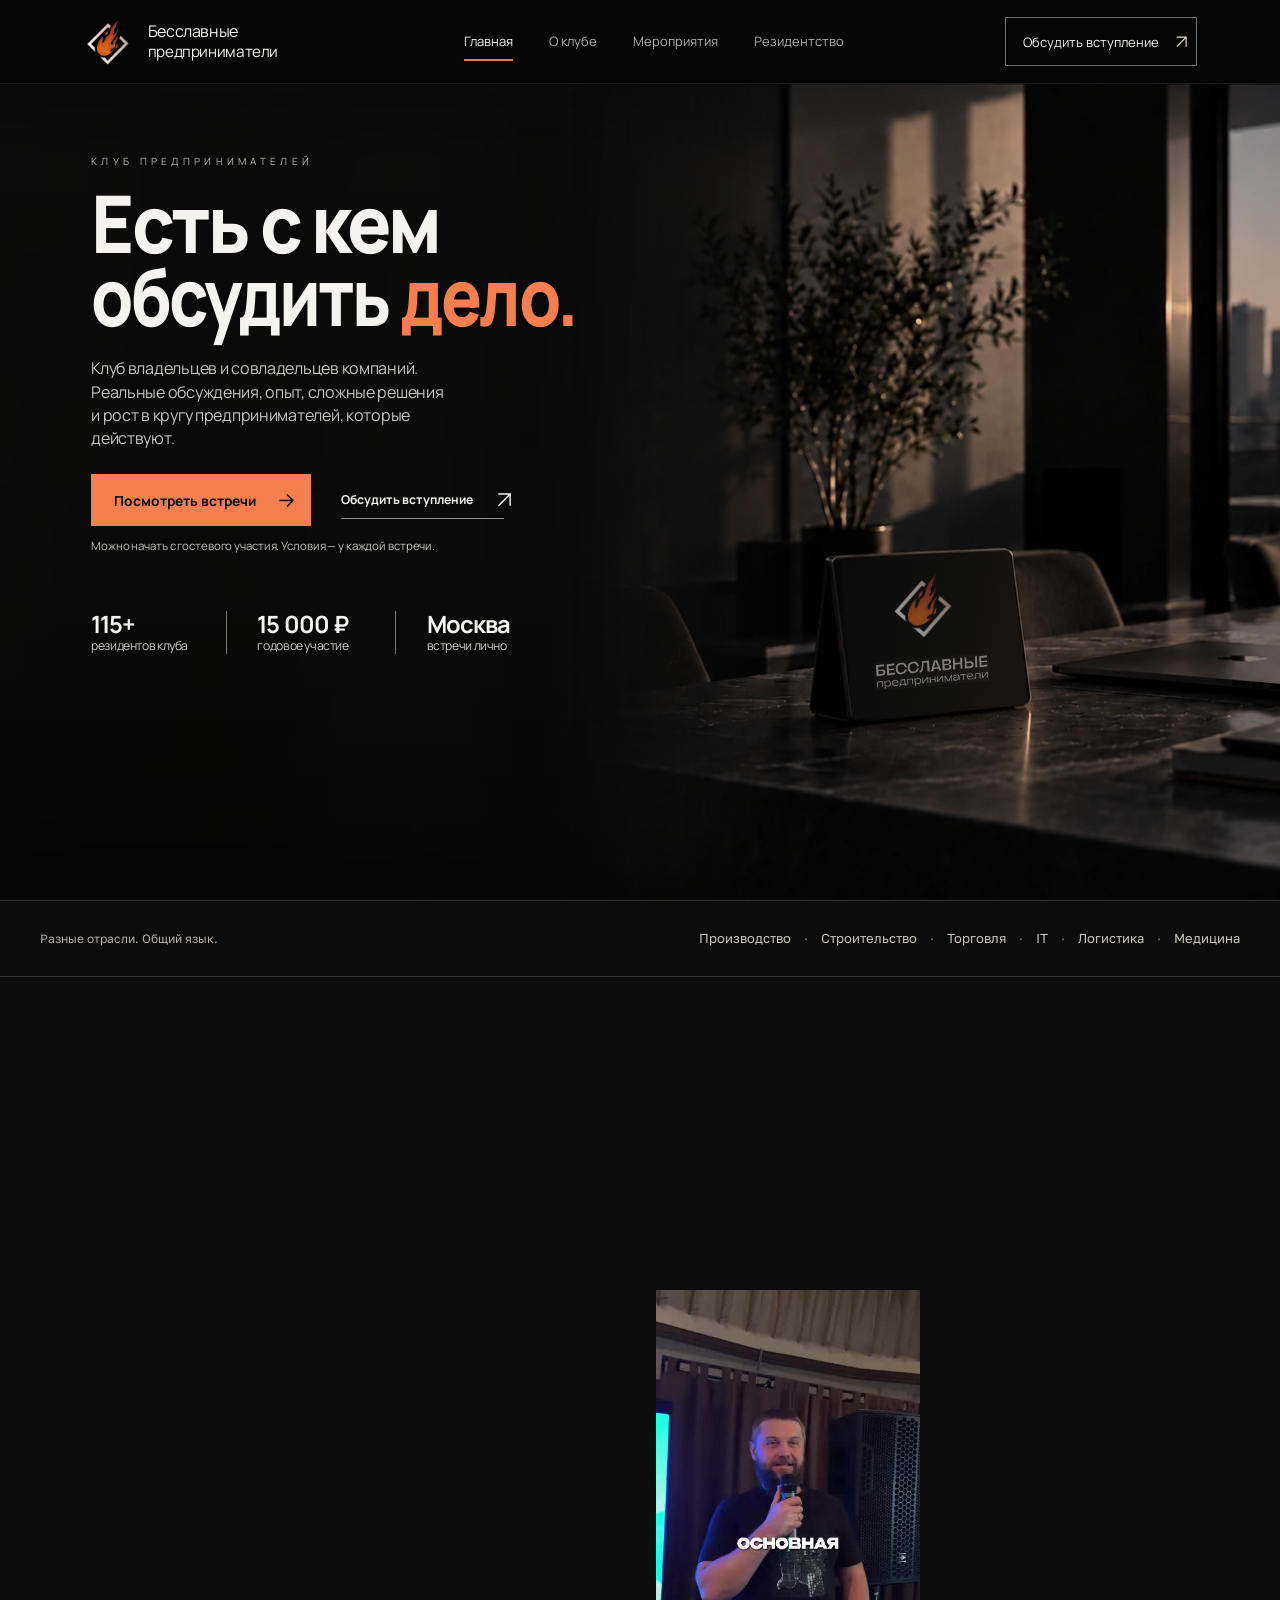
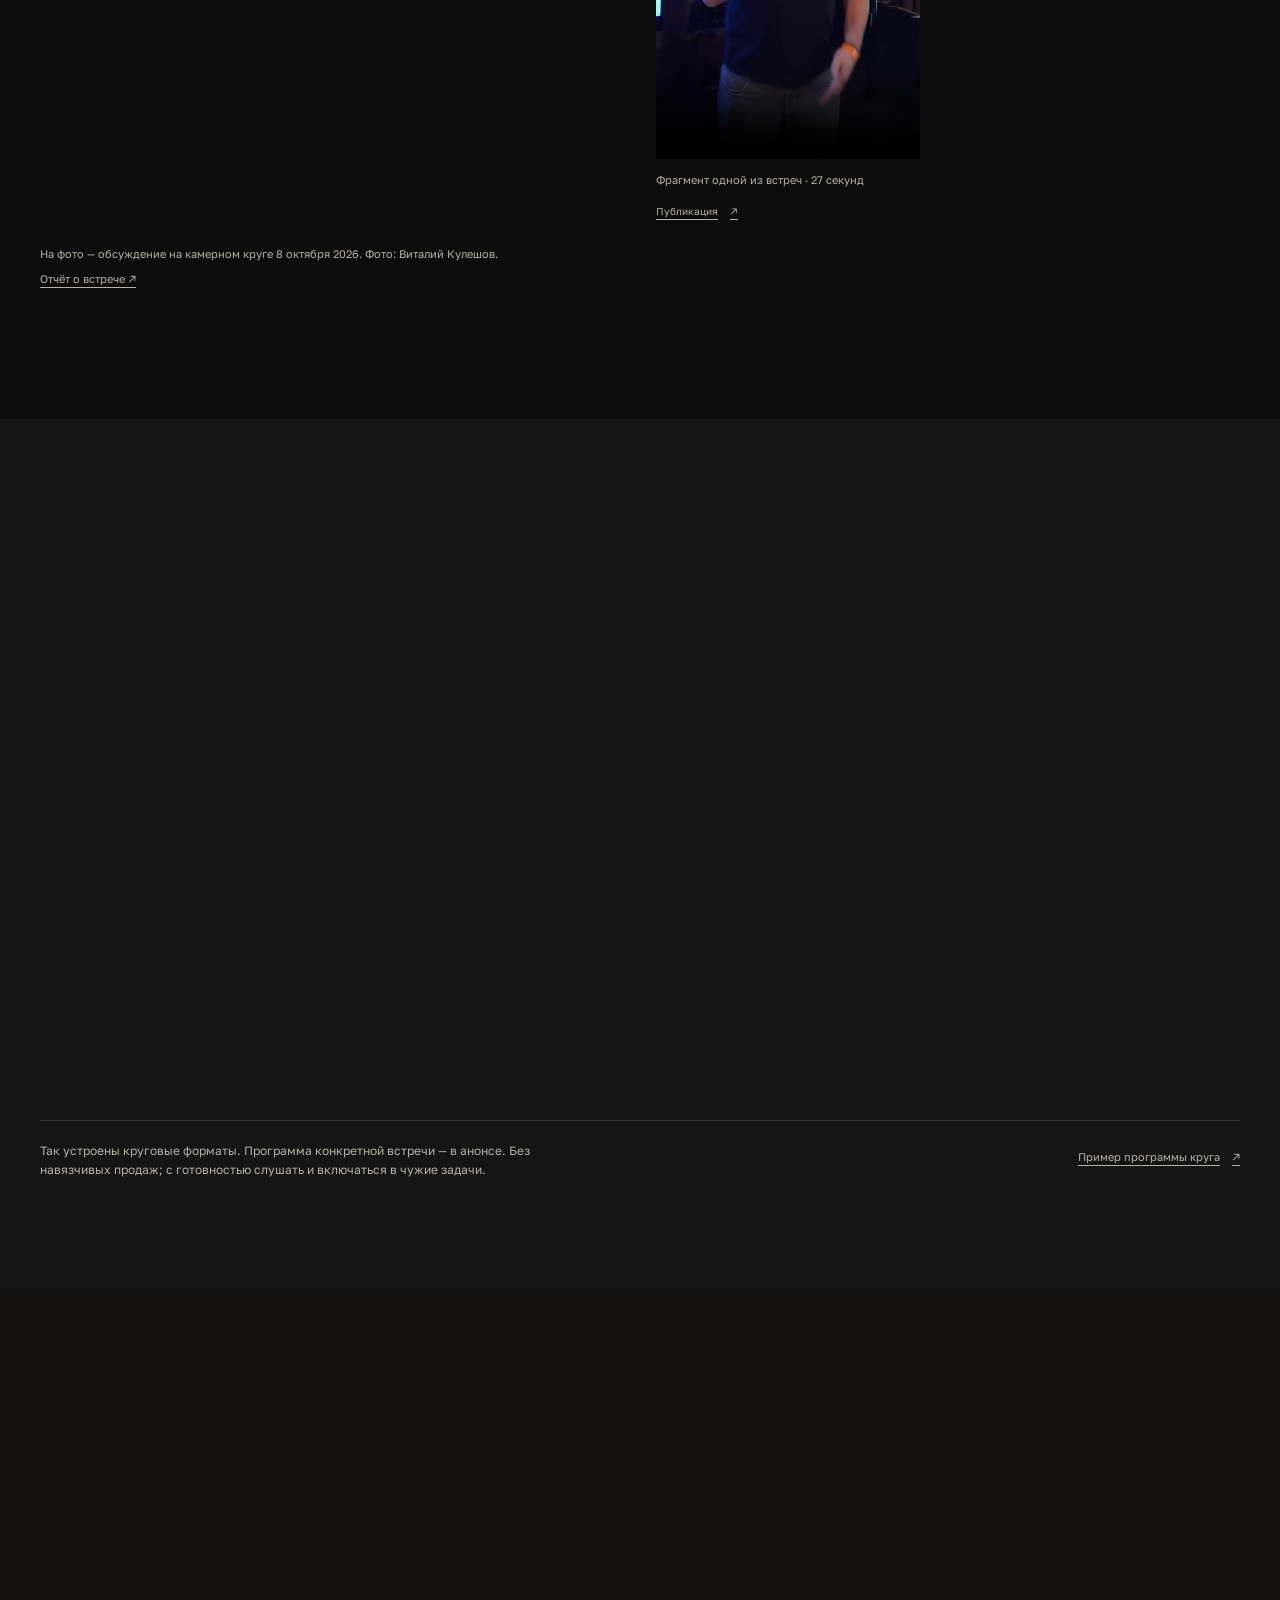
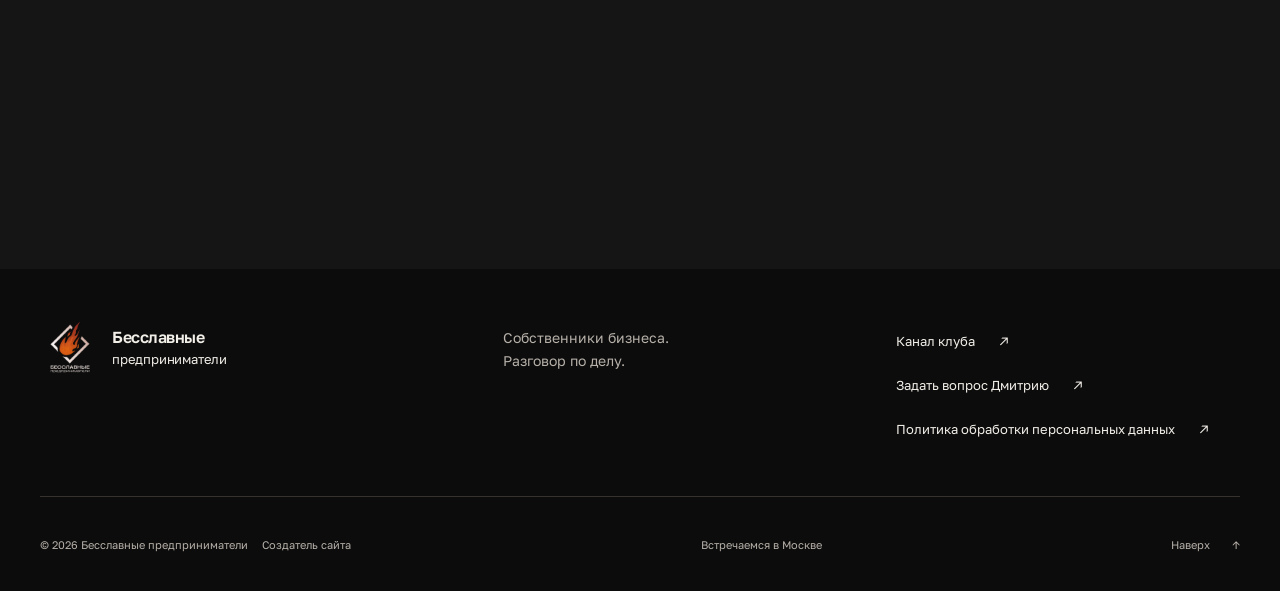
<file: index.html>
<!DOCTYPE html>
<html lang="ru" id="top"><head>
<meta charset="utf-8"><meta name="viewport" content="width=device-width, initial-scale=1, viewport-fit=cover">
<meta name="theme-color" content="#050505">
<title>Бесславные предприниматели — клуб собственников бизнеса в Москве</title>
<meta name="description" content="Закрытый бизнес-клуб Москвы: 115+ резидентов, обсуждение бизнес-задач, встречи и общение собственников. Резидентство — 15 000 ₽ в год.">
<link rel="canonical" href="https://besslavnie.ru/">
<meta property="og:type" content="website"><meta property="og:locale" content="ru_RU">
<meta property="og:site_name" content="Бесславные предприниматели">
<meta property="og:title" content="Бесславные предприниматели — клуб собственников бизнеса в Москве">
<meta property="og:description" content="Закрытый бизнес-клуб Москвы: 115+ резидентов, обсуждение бизнес-задач, встречи и общение собственников. Резидентство — 15 000 ₽ в год.">
<meta property="og:url" content="https://besslavnie.ru/">
<meta property="og:image" content="https://besslavnie.ru/img/og-club.jpg">
<meta property="og:image:width" content="1200"><meta property="og:image:height" content="630">
<meta property="og:image:alt" content="Камерный круг клуба «Бесславные предприниматели» в Москве">
<meta name="twitter:card" content="summary_large_image">
<link rel="icon" href="img/favicon.ico" sizes="64x64"><link rel="apple-touch-icon" href="img/apple-touch-icon.png">
<link rel="preload" as="image" href="img/hero-mobile.svg" media="(max-width:900px)">
<link rel="preload" as="image" href="img/hero-desktop.svg" media="(min-width:901px)">
<link rel="preload" as="font" href="fonts/manrope-extrabold.woff" type="font/woff" crossorigin>
<link rel="stylesheet" href="assets/site.css">
<script type="application/ld+json">{"@context":"https://schema.org","@type":"Organization","name":"Бесславные предприниматели","sameAs":["https://t.me/besslavnieclub","https://t.me/besslavnie_biznes_bot"],"url":"https://besslavnie.ru/","logo":"https://besslavnie.ru/img/club-logo.jpg"}</script>
<script src="assets/motion.js" defer></script>
<script src="assets/lead.js" defer></script>
<script src="assets/site.js" defer></script>
</head><body data-page="index">
<svg class="entry-svg-definitions" xmlns="http://www.w3.org/2000/svg" aria-hidden="true">
    <defs>
      <image id="original-logo" width="640" height="640" href="img/club-logo.jpg"></image>
      <clipPath id="mark-only"><rect x="102" y="38" width="436" height="462"></rect></clipPath>
      <filter id="logo-background-key" color-interpolation-filters="sRGB" x="-5%" y="-5%" width="110%" height="110%">
        <feColorMatrix in="SourceGraphic" type="matrix" values="0 0 0 0 1 0 0 0 0 1 0 0 0 0 1 .3333 .3333 .3333 0 0" result="logo-luma"></feColorMatrix>
        <feComponentTransfer in="logo-luma" result="logo-alpha"><feFuncA type="linear" slope="20" intercept="-1.4"></feFuncA></feComponentTransfer>
        <feComposite in="SourceGraphic" in2="logo-alpha" operator="in"></feComposite>
      </filter>
      <g id="original-mark" clip-path="url(#mark-only)" filter="url(#logo-background-key)"><use href="#original-logo"></use></g>
      
      
      <symbol id="arrow-right" viewBox="0 0 24 24"><path d="M4 12h15M13 5l7 7-7 7"></path></symbol>
      <symbol id="arrow-diagonal" viewBox="0 0 24 24"><path d="M5 19 19 5M5 5h14v14"></path></symbol>
    </defs>
  </svg><noscript><nav class="nojs-nav" aria-label="Разделы сайта"><a href="index.html">Главная</a><a href="about.html">О клубе</a><a href="events.html">Мероприятия</a><a href="residency.html">Резидентство</a></nav></noscript>
<a class="skip-link" href="#main">Перейти к содержанию</a>
<header class="entry-site-header">
    <a class="entry-brand" href="index.html" aria-label="Бесславные предприниматели — главная">
      <svg class="entry-brand-mark" viewBox="100 36 438 466" aria-hidden="true"><use href="#original-mark"></use></svg>
      <span class="entry-brand-name"><span>Бесславные</span><span>предприниматели</span></span>
    </a>
    <nav class="entry-desktop-nav" aria-label="Главная навигация">
      <a href="index.html" aria-current="page">Главная</a>
      <a href="about.html">О клубе</a>
      <a href="events.html">Мероприятия</a>
      <a href="residency.html">Резидентство</a>
    </nav>
    <a class="entry-header-cta" href="https://t.me/sukhov_dm" data-placement="header" role="button" aria-haspopup="dialog" aria-controls="lead-dialog" data-lead-open="" data-lead-source="header" data-track="lead_open"><span>Обсудить вступление</span><svg class="entry-arrow" aria-hidden="true"><use href="#arrow-diagonal"></use></svg></a>
    <button class="entry-menu-toggle" type="button" aria-label="Открыть меню" aria-controls="mobile-navigation" aria-expanded="false"><span></span><span></span><span></span></button>
    <nav class="entry-mobile-nav" id="mobile-navigation" aria-label="Мобильная навигация" hidden="">
      <a href="index.html" aria-current="page">Главная</a><a href="about.html">О клубе</a><a href="events.html">Мероприятия</a><a href="residency.html">Резидентство</a><a href="https://t.me/sukhov_dm" data-placement="mobile-menu" role="button" aria-haspopup="dialog" aria-controls="lead-dialog" data-lead-open="" data-lead-source="mobile-menu" data-track="lead_open">Обсудить вступление ↗</a>
    </nav>
  </header><div class="entry-header-spacer" aria-hidden="true"></div>

<main id="main" class="page-change-in">
  <section class="entry-hero" aria-labelledby="hero-title"><picture class="entry-scene entry-responsive-scene" aria-hidden="true"><source media="(max-width:900px)" srcset="img/hero-mobile.svg"><img src="img/hero-desktop.svg" width="1672" height="831" fetchpriority="high" alt=""></picture>
      <!-- Кадр ПК. SVG выводит только фото; текст референса не попадает в кадр. -->
      
      <!-- Кадр телефона без рамки и статус-бара; заголовок перекрывает низ фото. -->
      
      <div class="entry-hero-content">
        <p class="entry-eyebrow">КЛУБ ПРЕДПРИНИМАТЕЛЕЙ</p>
        <h1 id="hero-title"><span class="entry-title-line">Есть с кем</span> <span class="entry-title-line">обсудить <em>дело.</em></span></h1>
        <p class="entry-intro" id="entry-about"><span class="entry-intro-desktop"><span class="entry-intro-line">Клуб владельцев и совладельцев компаний.</span> <span class="entry-intro-line">Реальные обсуждения, опыт, сложные решения</span> <span class="entry-intro-line">и рост в кругу предпринимателей, которые</span> <span class="entry-intro-line">действуют.</span></span><span class="entry-intro-mobile"><span>Клуб владельцев и совладельцев</span> <span>компаний. Реальные обсуждения, опыт,</span> <span>сложные решения и рост в кругу</span> <span>предпринимателей, которые действуют.</span></span></p>
        <div class="entry-actions">
          <a class="entry-primary-cta" href="events.html" data-track="events_click" data-placement="hero"><span>Посмотреть встречи</span><svg class="entry-arrow" aria-hidden="true"><use href="#arrow-right"></use></svg></a>
          <a class="entry-secondary-cta" href="https://t.me/sukhov_dm" data-placement="hero" role="button" aria-haspopup="dialog" aria-controls="lead-dialog" data-lead-open="" data-lead-source="hero" data-track="lead_open"><span>Обсудить вступление</span><svg class="entry-arrow" aria-hidden="true"><use href="#arrow-diagonal"></use></svg></a>
        </div>
        <p class="entry-guest-note"><span>Можно начать с гостевого участия.</span> <span>Условия — у каждой встречи.</span></p>
        <dl class="entry-stats" id="entry-residency">
          <div class="entry-stat"><dt>115+</dt><dd>резидентов клуба</dd></div>
          <div class="entry-stat"><dt>15 000 ₽</dt><dd>годовое участие</dd></div>
          <div class="entry-stat"><dt>Москва</dt><dd>встречи лично</dd></div>
        </dl>
      </div>
    </section>
  <div class="sector-strip"><div class="container"><span>Разные отрасли. Общий язык.</span><p>Производство <i>·</i> Строительство <i>·</i> Торговля <i>·</i> IT <i>·</i> Логистика <i>·</i> Медицина</p></div></div>
  <section class="section container people-preview" aria-labelledby="people-title">
    <div class="section-heading" data-aos="fade-up"><div><p class="eyebrow">01 / Люди</p><h2 id="people-title">Вместо долгого знакомства —<br>ваш вопрос за столом.</h2></div><div class="heading-aside">8 октября мы собрали собственников из разных отраслей. Обсуждали задачи компаний, делились опытом и рекомендовали контакты.</div></div>
    <div class="people-grid"><a class="photo-link photo-wide" href="img/business-discussion-1280.webp" data-lightbox="" data-caption="Обсуждение бизнес-запросов · камерный круг 8 октября 2026. Фото: Виталий Кулешов." aria-label="Увеличить фото обсуждения бизнес-запроса" data-aos="fade-up"><img src="img/business-discussion-1280.webp" srcset="img/business-discussion-640.webp 640w, img/business-discussion-1280.webp 1280w" sizes="(max-width: 760px) 100vw, 55vw" width="1280" height="854" loading="lazy" alt="Участник делится своей задачей с собеседниками в круге" decoding="async"><span class="photo-zoom" aria-hidden="true">↗</span></a><figure class="club-film"><div class="club-film-frame"><video controls="" playsinline="" preload="none" poster="img/meeting-video-poster.jpg" aria-label="Как проходят встречи клуба — 27 секунд" width="404" height="718"><source src="img/club-meeting-27s.mp4" type="video/mp4">Ваш браузер не поддерживает видео. Откройте публикацию по ссылке ниже.</video></div><figcaption><span>Фрагмент одной из встреч · 27 секунд</span><a class="evidence-source" href="https://tenchat.ru/media/6189857-vot-tak-prokhodyat-vstrechi-kluba-besslavnyye-predprinimateli" target="_blank" rel="noopener">Публикация <span aria-hidden="true">↗</span></a></figcaption></figure><div class="people-note scene-note" data-aos="fade-up"><span class="scene-label">Камерный круг</span><p class="scene-title">Услышать,<br>как решают другие.</p><p>Своя задача даёт повод включиться в разговор. Чужая практика — посмотреть на неё с другой стороны.</p><span class="small-note">115+ резидентов из разных отраслей. <a class="evidence-source" href="https://t.me/besslavnieclub/3" target="_blank" rel="noopener">О составе <span aria-hidden="true">↗</span></a></span></div></div>
    <p class="image-caption">На фото — обсуждение на камерном круге 8 октября 2026. Фото: Виталий Кулешов. <a class="evidence-source" href="https://t.me/besslavnieclub/276" target="_blank" rel="noopener">Отчёт о встрече <span aria-hidden="true">↗</span></a></p>
  </section>
  <section class="section need-section" aria-labelledby="need-title"><div class="container first-visit-grid"><div data-aos="fade-up"><p class="eyebrow">02 / Если вы здесь впервые</p><h2 id="need-title">Не нужно заранее<br>знать всех в зале.</h2><p class="section-intro">В камерном круге знакомство встроено в программу. Вы рассказываете о деле, остальные понимают, чем могут быть полезны.</p><div class="request-examples"><span>С чем прийти</span><p>Найм руководителя. Новый рынок. Поиск партнёра. Один вопрос, который сейчас занимает вас.</p></div></div><ol class="first-visit-path" data-aos="fade-up"><li><span>01</span><div><h3>Заявка и подтверждение</h3><p>Организатор смотрит бизнес, роль и запрос. После подтверждения вы получаете детали встречи.</p></div></li><li><span>02</span><div><h3>Коротко о своём деле</h3><p>В круге каждый представляет бизнес и один вопрос. Не требуется длинная презентация.</p></div></li><li><span>03</span><div><h3>Опыт в ответ на запрос</h3><p>Модератор направляет обсуждение. Участники делятся тем, что пробовали сами, и рекомендуют контакты.</p></div></li><li><span>04</span><div><h3>Разговор один на один</h3><p>В перерыве продолжаете тему с тем, чей опыт вам близок. Договариваетесь, как оставаться на связи.</p></div></li></ol><div class="first-visit-bottom"><p>Так устроены круговые форматы. Программа конкретной встречи — в анонсе. Без навязчивых продаж; с готовностью слушать и включаться в чужие задачи.</p><a class="evidence-source" href="https://t.me/besslavnieclub/265" target="_blank" rel="noopener">Пример программы круга <span aria-hidden="true">↗</span></a></div></div></section>
  <section class="section mechanism-section" aria-labelledby="mechanism-title"><div class="container"><div class="section-heading" data-aos="fade-up"><div><p class="eyebrow dark-eyebrow">03 / Разговоры, которые уже состоялись</p><h2 id="mechanism-title">От общего вопроса —<br>к конкретному разговору.</h2></div><p class="heading-aside">Два состоявшихся вечера: опыт приглашённого предпринимателя и работа с запросами самих участников.</p></div><div class="story-grid"><article class="club-story story-with-photo" data-aos="fade-up"><a class="photo-link story-photo" href="img/meeting-june-10.jpg" data-lightbox="" data-caption="Участники встречи 10 июня 2026. Фото: Виктория @ageevavictoria." aria-label="Увеличить фото встречи 10 июня"><img src="img/meeting-june-10.jpg" width="2000" height="1333" loading="lazy" alt="Участники беседуют за столом на встрече 10 июня" decoding="async"><span class="photo-zoom" aria-hidden="true">↗</span></a><div class="story-body"><div class="story-meta"><time datetime="2026-06-10">10 июня 2026</time><span>Около 60 участников</span></div><h3>Высокий чек.<br>Вопросы к Ирине Франк.</h3><p class="story-person">Совладелец и генеральный директор Frank Auto · гость встречи</p><dl class="story-thread"><div><dt>Тема</dt><dd>Как сохранить доверие клиента, сервис и команду в нестабильном рынке.</dd></div><div><dt>Встреча</dt><dd>Ирина поделилась практикой в формате интервью. Участники задавали вопросы и сопоставляли её опыт со своим.</dd></div><div><dt>Продолжение</dt><dd>В личном общении находили общие темы и точки для возможных партнёрств.</dd></div></dl><a class="evidence-source" href="https://t.me/besslavnieclub/192" target="_blank" rel="noopener">Отчёт и фотоальбом <span aria-hidden="true">↗</span></a></div></article><article class="club-story story-with-photo" data-aos="fade-up"><a class="photo-link story-photo" href="img/meeting-july-08.jpg" data-lightbox="" data-caption="«Запросы и полезные связи» · 8 июля 2026. Фото: Андрей." aria-label="Увеличить фото встречи 8 июля"><img src="img/meeting-july-08.jpg" width="2000" height="1333" loading="lazy" alt="Участники слушают собеседника и делают записи на встрече 8 июля" decoding="async"><span class="photo-zoom" aria-hidden="true">↗</span></a><div class="story-body"><div class="story-meta"><time datetime="2026-07-08">8 июля 2026</time><span>Запросы и полезные связи</span></div><h3>Один запрос.<br>Адресные рекомендации.</h3><p class="story-person">Камерная встреча собственников бизнеса</p><dl class="story-thread"><div><dt>Начало</dt><dd>Каждый представил бизнес и обозначил одну актуальную задачу.</dd></div><div><dt>Обсуждение</dt><dd>В ответ участники предлагали рекомендации и полезные знакомства, обсуждали партнёрства.</dd></div><div><dt>Продолжение</dt><dd>После общего круга общались уже точечно — с теми, с кем обнаружилась общая задача.</dd></div></dl><a class="evidence-source" href="https://t.me/besslavnieclub/213" target="_blank" rel="noopener">Отчёт и фотоальбом <span aria-hidden="true">↗</span></a></div></article></div></div></section>
  <section class="section container founder-invitation" aria-labelledby="meeting-title"><div class="founder-photo" data-aos="fade-up"><img src="img/dmitry-sukhov.webp" width="1024" height="1536" loading="lazy" alt="Дмитрий Сухов, основатель клуба «Бесславные предприниматели»" decoding="async"><p>Дмитрий Сухов · основатель клуба</p></div><div data-aos="fade-up"><p class="eyebrow">04 / Кто собирает этот круг</p><h2 id="meeting-title">Дмитрий Сухов.</h2><p class="founder-intro">Клуб вырос из камерных кругов. Дмитрий собирает состав по бизнесу, опыту и задачам — чтобы участникам было что обсудить друг с другом.</p><blockquote class="founder-quote"><p>«Для меня по-прежнему главное не количество людей само по себе, а качество предпринимательской среды вокруг клуба».</p><cite><a class="evidence-source" href="https://t.me/besslavnieclub/267" target="_blank" rel="noopener">Дмитрий — о принципе клуба <span aria-hidden="true">↗</span></a></cite></blockquote><div class="founder-links"><a class="text-link" href="about.html#founder">Больше об основателе <span aria-hidden="true">→</span></a><a class="text-link quiet" href="https://t.me/sukhov_dm" target="_blank" rel="noopener" data-track="founder_click" data-placement="home-founder">Написать Дмитрию <span aria-hidden="true">↗</span></a></div></div></section>
  <section class="pricing-section section" aria-labelledby="pricing-title">
  <div class="container pricing-grid">
    <div data-aos="fade-up"><p class="eyebrow dark-eyebrow">Годовое участие</p><h2 id="pricing-title">Один вечер знакомит.<br>Год даёт продолжение.</h2><p class="section-intro">Большие клубные встречи в течение года и закрытое Telegram-сообщество между ними. Чтобы обсудить новую задачу, не приходится каждый раз начинать знакомство с нуля.</p><a class="button button-dark" href="https://t.me/sukhov_dm" data-lead-open="" data-lead-source="residency" data-track="lead_open" data-placement="home-residency" role="button" aria-haspopup="dialog" aria-controls="lead-dialog">Обсудить вступление <span aria-hidden="true">↗</span></a><a class="text-link" href="residency.html" data-track="residency_click" data-placement="pricing">Подробнее о резидентстве <span aria-hidden="true">↗</span></a></div>
    <div class="price-summary" data-aos="fade-up"><div class="price">15&nbsp;000 <span>₽ / год</span></div><ul class="included-list"><li>Большие клубные встречи без доплат</li><li>Доступ к закрытому сообществу</li></ul><div class="price-extra"><span>Камерные круги — отдельно</span><strong>2&nbsp;500 ₽ <span>/ участие для резидента</span></strong></div><p class="small-note">Условия тематических, неформальных и специальных событий уточняются отдельно.</p></div>
  </div>
</section>

  <section class="section container faq-section" aria-labelledby="faq-title"><div data-aos="fade-up"><p class="eyebrow">До знакомства</p><h2 id="faq-title">Несколько<br>прямых ответов.</h2></div><div class="accordion" data-aos="fade-up"><details><summary>Кому подойдёт клуб?<span class="details-mark" aria-hidden="true"></span></summary><div class="details-content"><p>Собственникам и совладельцам действующих компаний, которые хотят обсуждать бизнес-задачи, обмениваться опытом и знакомиться с другими предпринимателями. Если вы инвестор, обсудите подходящий формат участия с клубом.</p></div></details><details><summary>Можно сначала прийти на одну встречу?<span class="details-mark" aria-hidden="true"></span></summary><div class="details-content"><p>Да. Выберите встречу и подайте заявку. Состав и условия гостевого участия определяются для каждого события. Чтобы обсудить резидентство, можно сразу обратиться в клуб.</p><a class="text-link" href="events.html">Выбрать встречу <span aria-hidden="true">→</span></a></div></details><details><summary>Если я приду и никого не знаю?<span class="details-mark" aria-hidden="true"></span></summary><div class="details-content"><p>На встречах с круговым обсуждением каждый коротко представляет себя и свой запрос. Модератор ведёт разговор, поэтому начать знакомство помогает сама программа.</p></div></details><details><summary>Что произойдёт после кнопки «Обсудить вступление»?<span class="details-mark" aria-hidden="true"></span></summary><div class="details-content"><p>Откроется короткая форма: имя, Telegram или телефон и статус предпринимателя. О своей ситуации можно написать по желанию. После получения заявки Дмитрий свяжется с вами, чтобы обсудить знакомство с клубом и условия участия.</p><a class="text-link" href="https://t.me/sukhov_dm" target="_blank" rel="noopener" data-track="founder_click" data-placement="faq">Задать вопрос Дмитрию <span aria-hidden="true">↗</span></a></div></details></div></section>
  <section class="closing section" aria-labelledby="closing-title">
  <div class="container closing-inner">
    <div data-aos="fade-up"><p class="eyebrow"><span class="accent-dot"></span> Следующий разговор — с вами</p><h2 id="closing-title">С какой задачей<br>вы бы пришли?</h2></div>
    <div class="closing-action" data-aos="fade-up"><p>Если вам нужен круг предпринимателей для содержательного общения, начните со знакомства с клубом.</p><a class="button button-primary closing-first" href="https://t.me/sukhov_dm" data-track="lead_open" data-placement="closing" role="button" aria-haspopup="dialog" aria-controls="lead-dialog" data-lead-open="" data-lead-source="closing">Обсудить вступление <span aria-hidden="true">↗</span></a><a class="text-link" href="events.html" data-track="events_click" data-placement="closing">Посмотреть встречи <span aria-hidden="true">→</span></a><p class="button-hint">Короткая форма знакомства с клубом</p><a class="text-link quiet" href="https://t.me/sukhov_dm" target="_blank" rel="noopener" data-track="founder_click" data-placement="closing">Задать вопрос Дмитрию <span aria-hidden="true">↗</span></a></div>
  </div>
</section>

</main>

<footer class="site-footer">
  <div class="container footer-top">
    <a class="brand" href="index.html" aria-label="Бесславные предприниматели — главная"><img src="img/club-logo.jpg" width="60" height="60" alt=""><span>Бесславные<span class="brand-second">предприниматели</span></span></a>
    <p>Собственники бизнеса.<br>Разговор по делу.</p>
    <div class="footer-links"><a href="https://t.me/besslavnieclub" target="_blank" rel="noopener">Канал клуба <span aria-hidden="true">↗</span></a><a href="https://t.me/sukhov_dm" target="_blank" rel="noopener" data-track="founder_click" data-placement="footer">Задать вопрос Дмитрию <span aria-hidden="true">↗</span></a><a href="privacy.html">Политика обработки персональных данных <span aria-hidden="true">↗</span></a></div>
  </div>
  <div class="container footer-bottom"><span>© 2026 Бесславные предприниматели<button type="button" class="site-credit" data-creator-open="" aria-haspopup="dialog" aria-controls="lead-dialog">Создатель сайта</button></span><span>Встречаемся в Москве</span><a href="#top">Наверх <span aria-hidden="true">↑</span></a></div>
</footer>
<dialog class="lightbox" aria-label="Фотографии встреч клуба">
  <div class="lightbox-top"><span class="lightbox-counter"></span><button class="icon-button lightbox-close" type="button" aria-label="Закрыть фотографию">✕</button></div>
  <div class="lightbox-image-wrap"><img class="lightbox-image" width="1280" height="853" alt="" decoding="async"></div>
  <div class="lightbox-bottom"><p class="lightbox-caption"></p><div class="lightbox-arrows"><button class="icon-button lightbox-prev" type="button" aria-label="Предыдущая фотография">←</button><button class="icon-button lightbox-next" type="button" aria-label="Следующая фотография">→</button></div></div>
</dialog>



<dialog id="lead-dialog" class="lead-dialog" aria-labelledby="lead-title" aria-describedby="lead-description">
  <div class="lead-toolbar"><span class="lead-label">ЗАЯВКА В КЛУБ</span><button type="button" class="lead-close" data-lead-close="" aria-label="Закрыть форму"><svg viewBox="0 0 24 24" width="22" height="22" aria-hidden="true"><path d="m6 6 12 12M18 6 6 18" fill="none" stroke="currentColor" stroke-width="1.5"></path></svg></button></div>
  <div class="lead-scroll">
    <section data-lead-view="form">
      <h2 id="lead-title">Обсудить вступление</h2>
      <p id="lead-description" class="lead-description">Оставьте контакт и, если хотите, пару слов о себе. Мы свяжемся с вами и поймём, какой формат знакомства с клубом подойдёт.</p>
      <form id="club-lead-form" novalidate="">
        <input type="hidden" id="lead-source" name="source" value="">
        <div class="sr-only" aria-hidden="true"><label for="lead-website">Не заполняйте это поле</label><input id="lead-website" name="website" type="text" tabindex="-1" autocomplete="off"></div>
        <div class="lead-field"><label for="lead-name">Имя</label><input id="lead-name" name="name" type="text" autocomplete="given-name" placeholder="Как к вам обращаться" maxlength="80" required="" aria-describedby="lead-name-error"><p id="lead-name-error" class="lead-error" aria-live="polite"></p></div>
        <div class="lead-field"><label for="lead-contact">Telegram или телефон</label><input id="lead-contact" name="contact" type="text" autocomplete="off" autocapitalize="none" spellcheck="false" placeholder="@username или +7 900 000-00-00" maxlength="100" required="" aria-describedby="lead-contact-error"><p id="lead-contact-error" class="lead-error" aria-live="polite"></p></div>
        <div class="lead-field"><label for="lead-business-status">Вы уже предприниматель?</label><div class="lead-select-wrap"><select id="lead-business-status" name="business_status" required="" aria-describedby="lead-business-status-error"><option value="" disabled="" selected="">Выберите вариант</option><option value="operating">Да, есть действующий бизнес</option><option value="starting">Только начинаю / пока нет бизнеса</option><option value="other">Другое</option></select><svg viewBox="0 0 20 20" width="20" height="20" aria-hidden="true"><path d="m5 7 5 5 5-5" fill="none" stroke="currentColor" stroke-width="1.4"></path></svg></div><p id="lead-business-status-error" class="lead-error" aria-live="polite"></p></div>
        <div class="lead-field"><label for="lead-situation">Коротко о вашей текущей ситуации · необязательно</label><textarea id="lead-situation" name="situation" rows="2" maxlength="500" placeholder="Чем занимаетесь и что ищете в клубе — в 1–2 предложениях" aria-describedby="lead-situation-error"></textarea><p id="lead-situation-error" class="lead-error" aria-live="polite"></p></div>
        <input type="hidden" name="consent_version" value="2026-10-27.2">
        <div class="lead-field lead-consent"><label for="lead-consent"><input id="lead-consent" name="consent" type="checkbox" value="yes" required="" aria-describedby="lead-consent-error"><span>Я даю <a href="privacy.html#consent" target="_blank" rel="noopener">согласие на обработку персональных данных</a> и ознакомился с <a href="privacy.html" target="_blank" rel="noopener">Политикой обработки персональных данных</a>.</span></label><p id="lead-consent-error" class="lead-error" aria-live="polite"></p></div>
        <button type="submit" class="button button-primary lead-submit">Отправить заявку <span aria-hidden="true">↗</span></button>
        <p class="lead-footnote">Контакт нужен только для ответа на вашу заявку.<br><a href="privacy.html" target="_blank" rel="noopener">Политика обработки персональных данных</a></p>
      </form>
    </section>
    <section data-lead-view="success" class="lead-success" hidden="" aria-live="polite">
      <span class="lead-success-mark" aria-hidden="true">✓</span><h2 id="lead-success-title" tabindex="-1">Заявка отправлена</h2><p id="lead-success-description">Скоро с вами свяжутся.</p><button class="button button-primary" type="button" data-lead-close="">Закрыть <span aria-hidden="true">→</span></button>
    </section>
    <section data-lead-view="creator" class="lead-creator" hidden="">
      <div class="creator-identity"><img class="creator-photo" src="img/oleg-novozhenov.jpg" width="60" height="60" alt="Олег Новоженов"><div><h2 id="lead-creator-title" tabindex="-1">Олег Новоженов</h2><p class="creator-role">Сайты · UX · digital-упаковка</p></div></div>
      <p id="lead-creator-description" class="lead-description">Создаю сайты под бизнес-задачу — от структуры и подачи до интерфейса, форм и запуска. Не просто красиво, а чтобы сайт понятно объяснял ценность и вёл человека к действию.</p>
      <div class="creator-contacts"><a href="https://t.me/visuals_ai" target="_blank" rel="noopener"><span>Написать в Telegram</span><span>@visuals_ai ↗</span></a><a href="tel:+79210998465"><span>Телефон</span><span>+7 (921) 099-84-65</span></a></div>
    </section>
  </div>
</dialog>
</body></html>
</file>
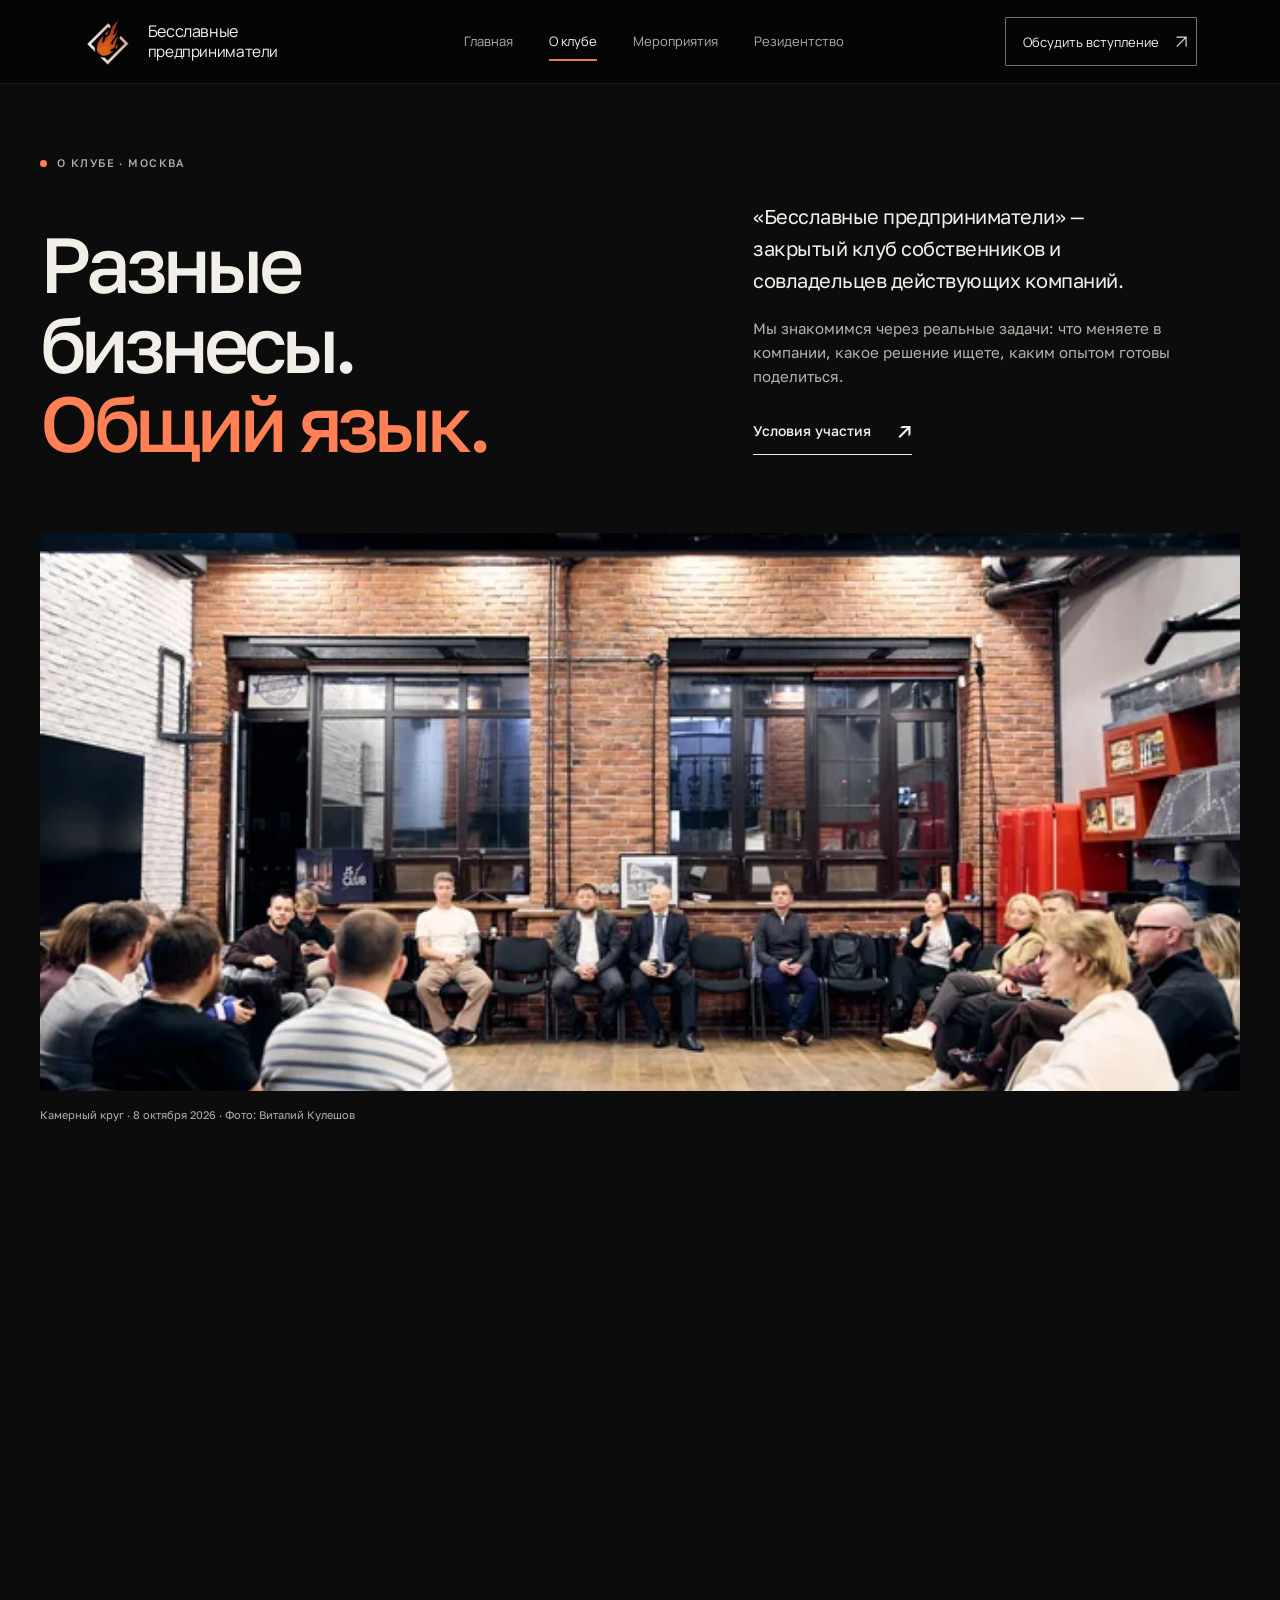
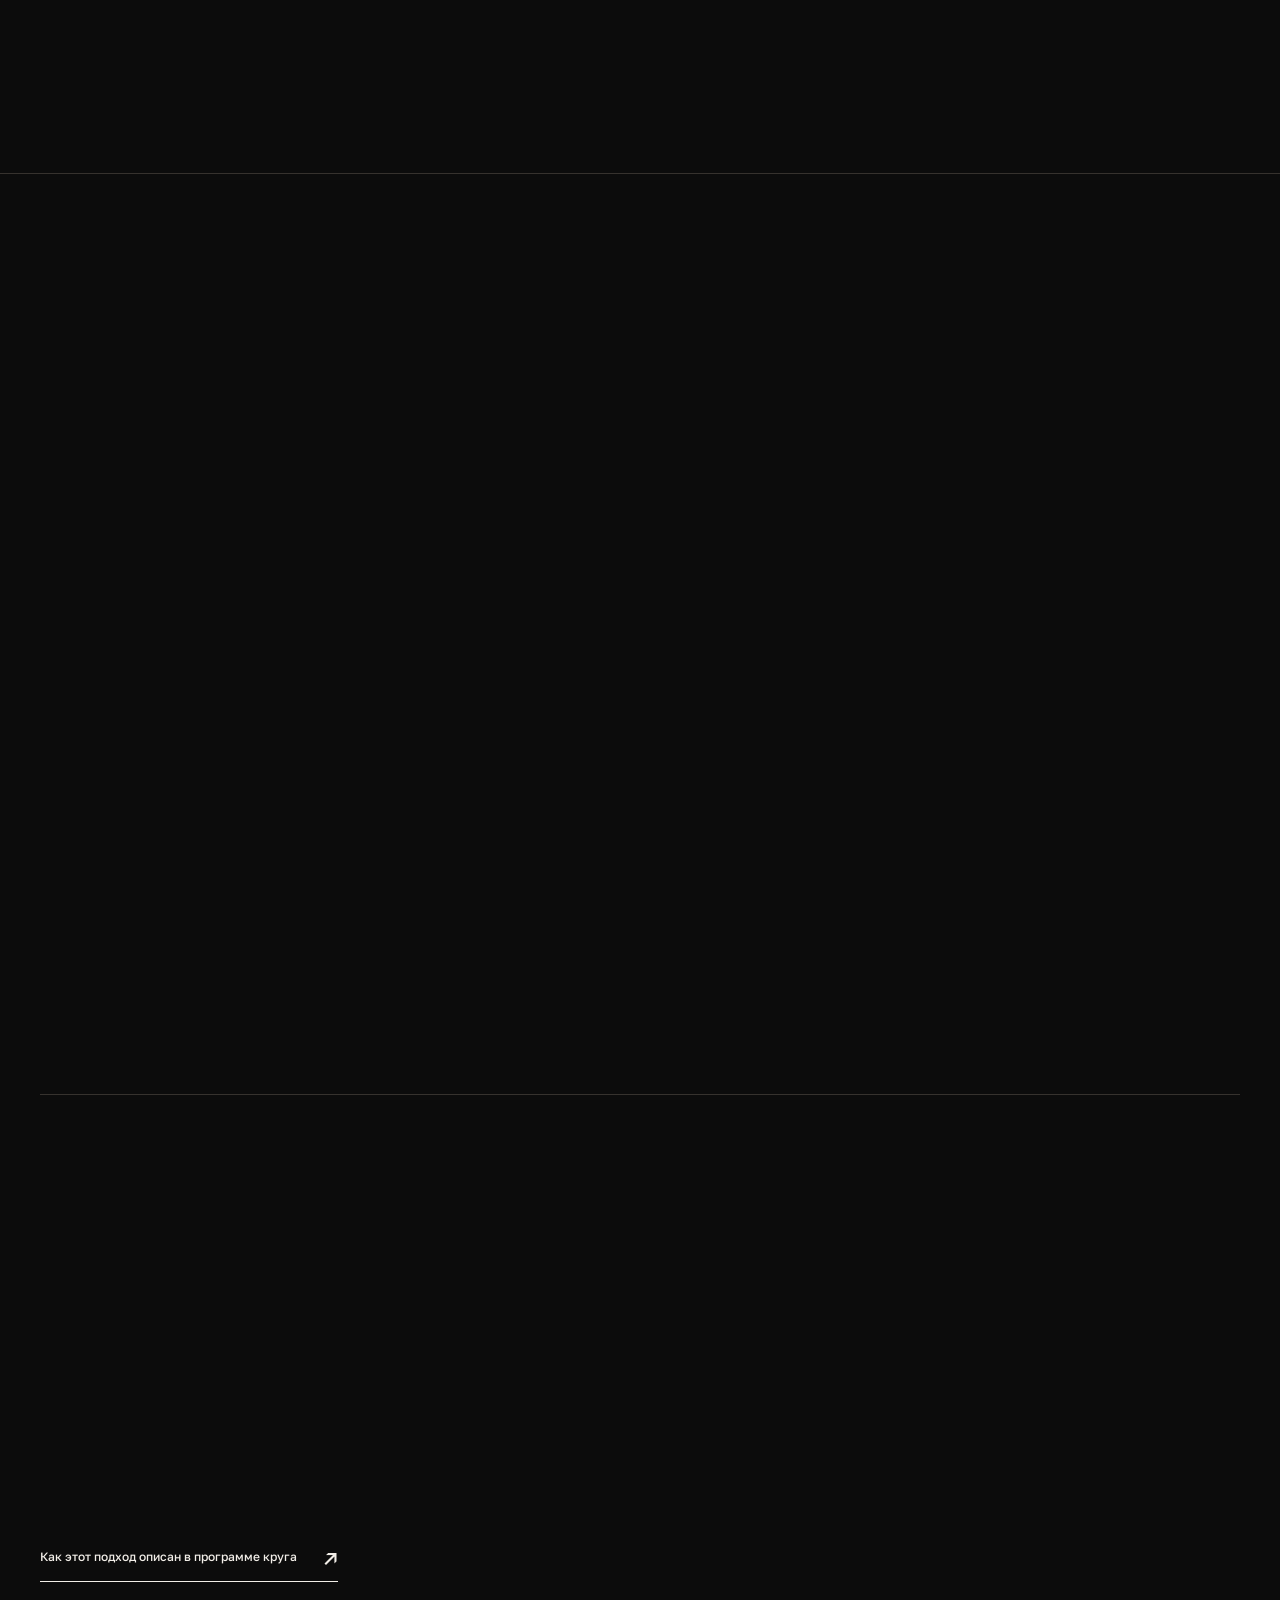
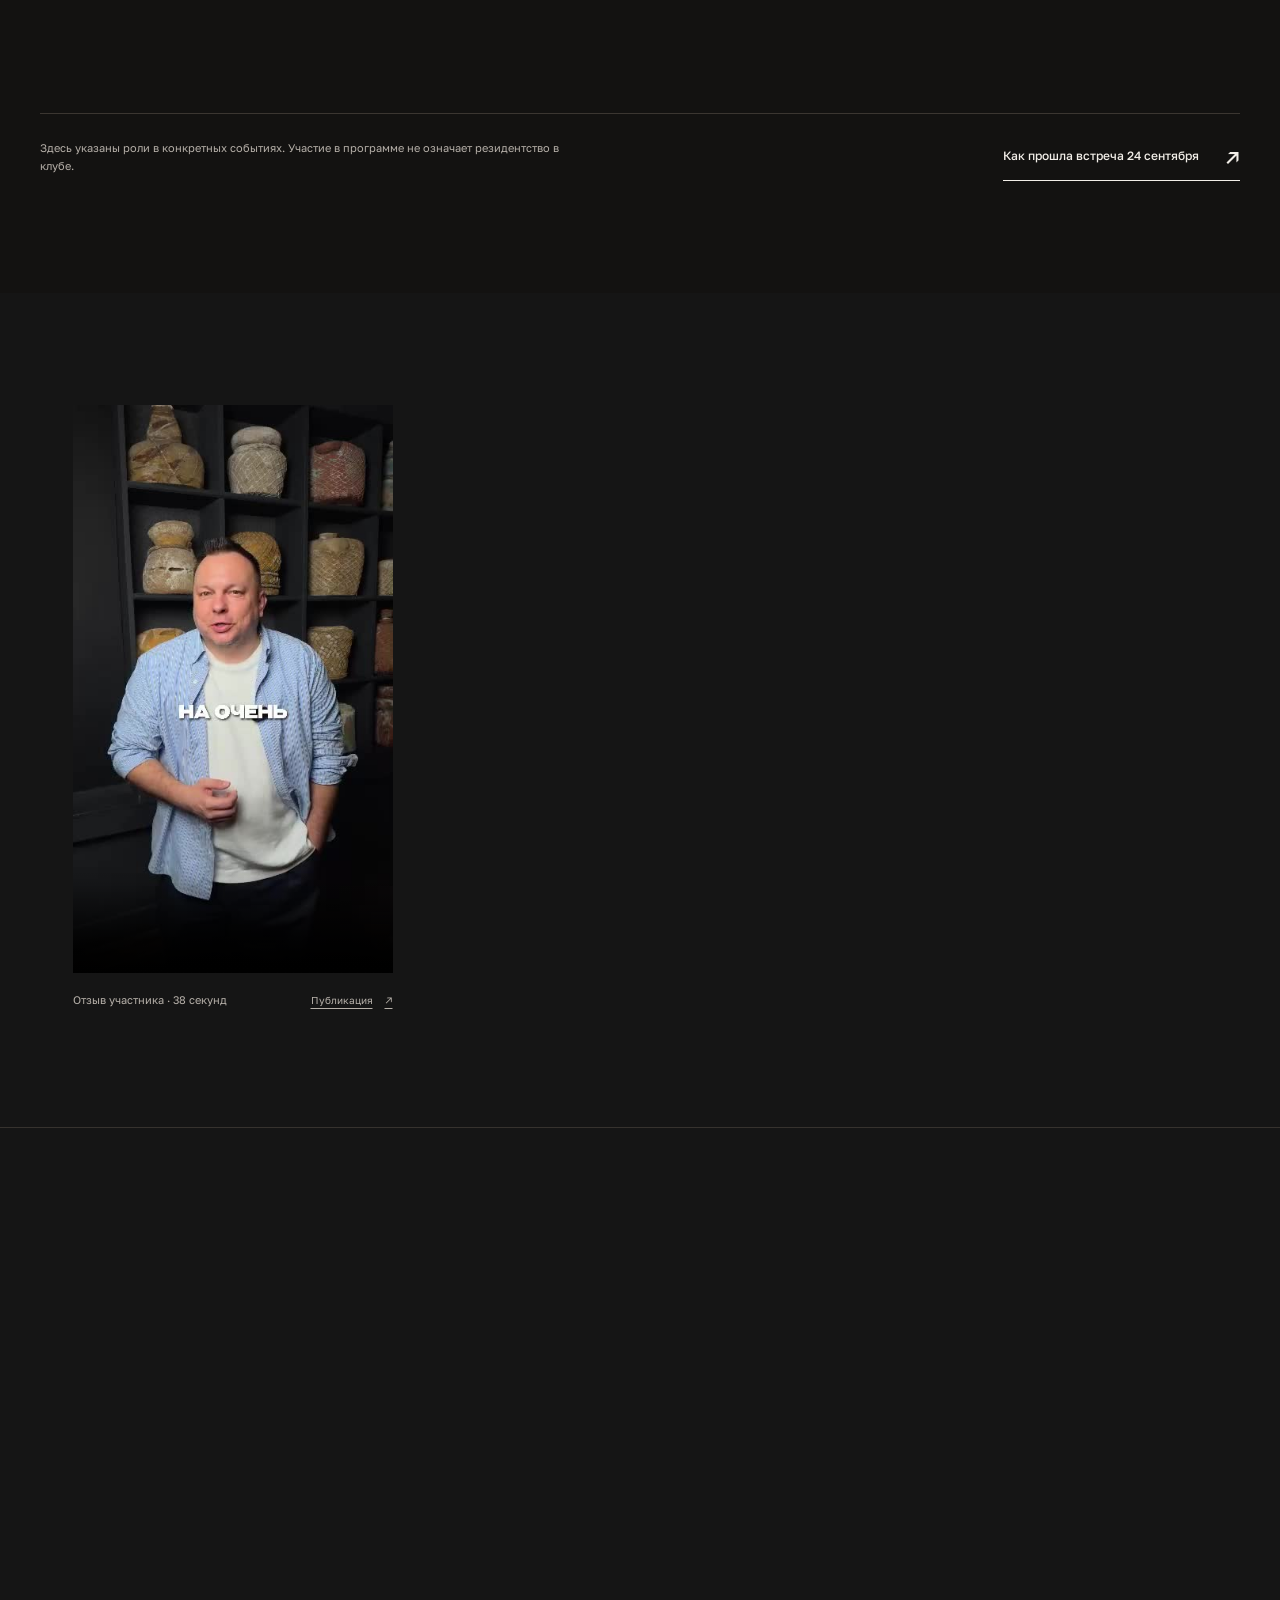
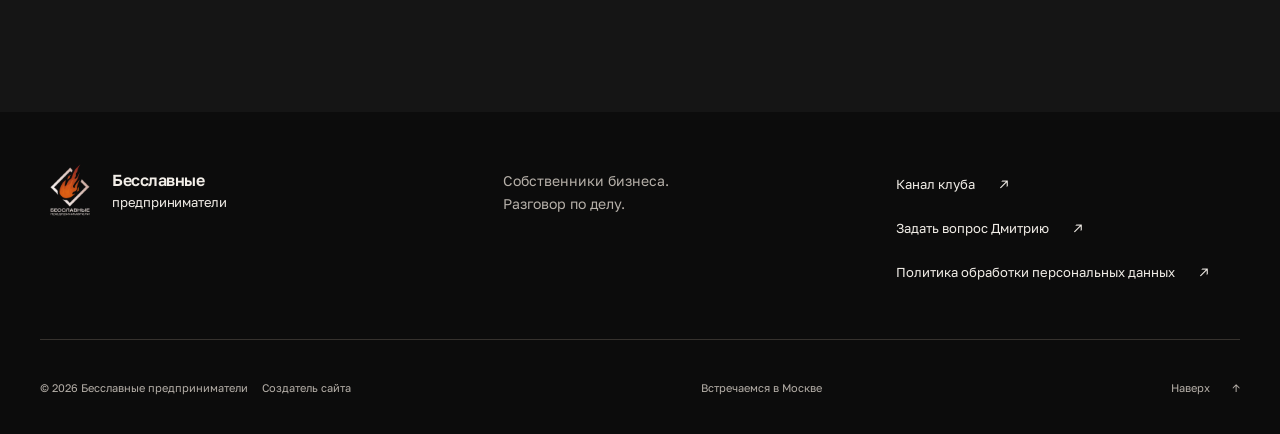
<file: about.html>
<!DOCTYPE html>
<html lang="ru" id="top"><head>
<meta charset="utf-8"><meta name="viewport" content="width=device-width, initial-scale=1, viewport-fit=cover">
<meta name="theme-color" content="#050505">
<title>О клубе «Бесславные предприниматели» — люди и формат общения</title>
<meta name="description" content="115+ резидентов, собственники действующих компаний, реальные гости встреч. Состав, отбор, культура общения и основатель клуба Дмитрий Сухов.">
<link rel="canonical" href="https://besslavnie.ru/about.html">
<meta property="og:type" content="website"><meta property="og:locale" content="ru_RU">
<meta property="og:site_name" content="Бесславные предприниматели">
<meta property="og:title" content="О клубе «Бесславные предприниматели» — люди и формат общения">
<meta property="og:description" content="115+ резидентов, собственники действующих компаний, реальные гости встреч. Состав, отбор, культура общения и основатель клуба Дмитрий Сухов.">
<meta property="og:url" content="https://besslavnie.ru/about.html">
<meta property="og:image" content="https://besslavnie.ru/img/og-club.jpg">
<meta property="og:image:width" content="1200"><meta property="og:image:height" content="630">
<meta property="og:image:alt" content="Камерный круг клуба «Бесславные предприниматели» в Москве">
<meta name="twitter:card" content="summary_large_image">
<link rel="icon" href="img/favicon.ico" sizes="64x64"><link rel="apple-touch-icon" href="img/apple-touch-icon.png">
<link rel="preload" as="font" href="fonts/golos-text.ttf" type="font/ttf" crossorigin>
<link rel="stylesheet" href="assets/site.css">
<script type="application/ld+json">{"@context":"https://schema.org","@type":"Organization","name":"Бесславные предприниматели","sameAs":["https://t.me/besslavnieclub","https://t.me/besslavnie_biznes_bot"],"url":"https://besslavnie.ru/","logo":"https://besslavnie.ru/img/club-logo.jpg"}</script>
<script src="assets/motion.js" defer></script>
<script src="assets/lead.js" defer></script>
<script src="assets/site.js" defer></script>
</head><body data-page="about">
<svg class="entry-svg-definitions" xmlns="http://www.w3.org/2000/svg" aria-hidden="true">
    <defs>
      <image id="original-logo" width="640" height="640" href="img/club-logo.jpg"></image>
      <clipPath id="mark-only"><rect x="102" y="38" width="436" height="462"></rect></clipPath>
      <filter id="logo-background-key" color-interpolation-filters="sRGB" x="-5%" y="-5%" width="110%" height="110%">
        <feColorMatrix in="SourceGraphic" type="matrix" values="0 0 0 0 1 0 0 0 0 1 0 0 0 0 1 .3333 .3333 .3333 0 0" result="logo-luma"></feColorMatrix>
        <feComponentTransfer in="logo-luma" result="logo-alpha"><feFuncA type="linear" slope="20" intercept="-1.4"></feFuncA></feComponentTransfer>
        <feComposite in="SourceGraphic" in2="logo-alpha" operator="in"></feComposite>
      </filter>
      <g id="original-mark" clip-path="url(#mark-only)" filter="url(#logo-background-key)"><use href="#original-logo"></use></g>
      
      
      <symbol id="arrow-right" viewBox="0 0 24 24"><path d="M4 12h15M13 5l7 7-7 7"></path></symbol>
      <symbol id="arrow-diagonal" viewBox="0 0 24 24"><path d="M5 19 19 5M5 5h14v14"></path></symbol>
    </defs>
  </svg><noscript><nav class="nojs-nav" aria-label="Разделы сайта"><a href="index.html">Главная</a><a href="about.html">О клубе</a><a href="events.html">Мероприятия</a><a href="residency.html">Резидентство</a></nav></noscript>
<a class="skip-link" href="#main">Перейти к содержанию</a>
<header class="entry-site-header">
    <a class="entry-brand" href="index.html" aria-label="Бесславные предприниматели — главная">
      <svg class="entry-brand-mark" viewBox="100 36 438 466" aria-hidden="true"><use href="#original-mark"></use></svg>
      <span class="entry-brand-name"><span>Бесславные</span><span>предприниматели</span></span>
    </a>
    <nav class="entry-desktop-nav" aria-label="Главная навигация">
      <a href="index.html">Главная</a>
      <a href="about.html" aria-current="page">О клубе</a>
      <a href="events.html">Мероприятия</a>
      <a href="residency.html">Резидентство</a>
    </nav>
    <a class="entry-header-cta" href="https://t.me/sukhov_dm" data-placement="header" role="button" aria-haspopup="dialog" aria-controls="lead-dialog" data-lead-open="" data-lead-source="header" data-track="lead_open"><span>Обсудить вступление</span><svg class="entry-arrow" aria-hidden="true"><use href="#arrow-diagonal"></use></svg></a>
    <button class="entry-menu-toggle" type="button" aria-label="Открыть меню" aria-controls="mobile-navigation" aria-expanded="false"><span></span><span></span><span></span></button>
    <nav class="entry-mobile-nav" id="mobile-navigation" aria-label="Мобильная навигация" hidden="">
      <a href="index.html">Главная</a><a href="about.html" aria-current="page">О клубе</a><a href="events.html">Мероприятия</a><a href="residency.html">Резидентство</a><a href="https://t.me/sukhov_dm" data-placement="mobile-menu" role="button" aria-haspopup="dialog" aria-controls="lead-dialog" data-lead-open="" data-lead-source="mobile-menu" data-track="lead_open">Обсудить вступление ↗</a>
    </nav>
  </header><div class="entry-header-spacer" aria-hidden="true"></div>

<main id="main" class="page-change-in">
  <section class="container page-hero about-hero" aria-labelledby="about-title"><p class="eyebrow" data-aos="fade-up"><span class="accent-dot"></span> О клубе · Москва</p><div class="page-hero-grid"><h1 id="about-title" data-aos="fade-up">Разные<br>бизнесы.<br><em>Общий язык.</em></h1><div class="page-hero-aside" data-aos="fade-up"><p>«Бесславные предприниматели» — закрытый клуб собственников и совладельцев действующих компаний.</p><p class="muted">Мы знакомимся через реальные задачи: что меняете в компании, какое решение ищете, каким опытом готовы поделиться.</p><a class="text-link" href="residency.html" data-track="residency_click" data-placement="about-hero">Условия участия <span aria-hidden="true">↗</span></a></div></div><figure class="wide-figure" data-aos="fade-up"><img src="img/roundtable-october-08-1280.webp" srcset="img/roundtable-october-08-640.webp 640w, img/roundtable-october-08-1280.webp 1280w" sizes="(max-width: 760px) calc(100vw - 40px), 90vw" width="1280" height="854" fetchpriority="high" alt="Участники камерного круга сидят вместе и обсуждают бизнес-задачи"><figcaption>Камерный круг · 8 октября 2026 · Фото: Виталий Кулешов</figcaption></figure></section>
  <section class="section container audience-section" aria-labelledby="audience-title"><div class="two-column"><div data-aos="fade-up"><p class="eyebrow">Состав сообщества</p><h2 id="audience-title">Есть свой бизнес.<br>Есть о чём поговорить.</h2><p class="section-intro">115+ резидентов из разных отраслей.</p></div><div data-aos="fade-up"><p class="lead">Здесь есть те, кто управляет производством, строит, развивает торговлю, IT, медицину и логистику. Общее — действующий бизнес и ответственность за решения.</p><p class="muted">Инвесторам подбираем подходящий формат участия. Если сомневаетесь, подходит ли ваш бизнес, обсудите это с Дмитрием.</p><ul class="sector-list" aria-label="Отрасли участников"><li>Строительство</li><li>Производство</li><li>Торговля</li><li>Логистика</li><li>Недвижимость</li><li>IT</li><li>Медицина</li><li>Финансы</li></ul></div></div></section><section class="section club-culture" aria-label="Дмитрий Сухов и принципы клуба"><section class="container founder-section" id="founder"><div data-aos="fade-up"><figure class="founder-profile"><img src="img/dmitry-sukhov.webp" width="1024" height="1536" loading="lazy" alt="Дмитрий Сухов — основатель клуба" decoding="async"><a class="evidence-source" href="https://tenchat.ru/sukhov_dm" target="_blank" rel="noopener">Публичный профиль Дмитрия <span aria-hidden="true">↗</span></a></figure><p class="eyebrow">Основатель и организатор клуба</p><h2>Дмитрий Сухов.<br>Основатель клуба.</h2><p class="founder-role">Сообщество выросло из формата «Круг». Дмитрий организует встречи и собирает предпринимателей с разным опытом вокруг их текущих задач.</p><a class="text-link founder-origin" href="https://t.me/besslavnieclub/138" target="_blank" rel="noopener">С чего выросло сообщество <span aria-hidden="true">↗</span></a></div><div data-aos="fade-up"><blockquote class="founder-quote"><p>«Такие встречи ещё раз показывают: ценность клуба не в количестве людей, а в качестве состава, доверии и готовности участников реально помогать друг другу - опытом, контактами, идеями и конкретными действиями».</p><cite>Дмитрий Сухов · <a href="https://t.me/besslavnieclub/170" target="_blank" rel="noopener">из отчёта о камерном круге, 22 мая 2026 ↗</a></cite></blockquote><p class="founder-contact">Прежде чем идти, расскажите Дмитрию о своём бизнесе и ожиданиях. Сможете обсудить состав, формат и условия участия.</p><a class="button button-outline" href="https://t.me/sukhov_dm" target="_blank" rel="noopener" data-track="founder_click" data-placement="about-organizer">Задать вопрос Дмитрию <span aria-hidden="true">↗</span></a></div></section><section class="container culture-practices" aria-labelledby="principles-title"><div class="section-heading" data-aos="fade-up"><div><p class="eyebrow">Культура общения</p><h2 id="principles-title">Как мы собираем<br>содержательный круг.</h2></div><p class="heading-aside">В круговых форматах важны состав, время на вопрос каждого и взаимный вклад.</p></div><div class="principles"><article data-aos="fade-up"><span>01</span><h3>Сначала — состав</h3><p>Для камерных кругов смотрим бизнес, роль, опыт и текущую задачу. Подтверждаем участие после рассмотрения заявки.</p></article><article data-aos="fade-up"><span>02</span><h3>В центре — запрос</h3><p>Короткое представление помогает понять контекст. Модератор удерживает тему, а перерывы дают время договорить лично.</p></article><article data-aos="fade-up"><span>03</span><h3>Участие — взаимное</h3><p>Приходите со своим вопросом и слушайте чужой. Делитесь практикой, рекомендуйте контакты. Навязчивые продажи мешают этому разговору.</p></article></div><a class="text-link practice-source" href="https://t.me/besslavnieclub/265" target="_blank" rel="noopener">Как этот подход описан в программе круга <span aria-hidden="true">↗</span></a></section></section>
  <section class="section paper-section" aria-labelledby="guest-title" id="people"><div class="container">
  <div class="section-heading" data-aos="fade-up"><div><p class="eyebrow dark-eyebrow">Опыт из разных сфер</p><h2 id="guest-title">Познакомимся<br>чуть ближе.</h2></div><p class="heading-aside">Опыт людей, приглашённых на встречи: автобизнес, управление международными компаниями, логистика и инфраструктурные инвестиции.</p></div>
  <div class="guest-list">
    <article class="guest-feature" data-aos="fade-up"><div class="guest-identity"><span class="guest-role">Гость встречи · 10 июня 2026</span><h3>Ирина Франк</h3><p>Совладелец Frank Auto.<br>В автобизнесе с 2003 года.</p><div class="career-path" aria-label="Профессиональный путь Ирины Франк"><span>Менеджер<br>по продажам</span><span aria-hidden="true">→</span><span>Генеральный<br>директор</span></div><a class="text-link guest-source" href="https://t.me/besslavnieclub/186" target="_blank" rel="noopener">Об опыте гостя <span aria-hidden="true">↗</span></a></div><div class="guest-conversation"><p class="eyebrow dark-eyebrow">С чем знакомились участники</p><h4>Как продавать высокий чек<br>в нестабильный рынок.</h4><p>Доверие, сервис, команда и решения владельца. Разговор прошёл в интервью-формате: участники задавали вопросы и делились своим опытом.</p><p class="guest-context">Около 60 участников — предприниматели, собственники бизнеса и резиденты клуба.</p><a class="text-link guest-source" href="https://t.me/besslavnieclub/192" target="_blank" rel="noopener" data-track="story_source_click" data-placement="about-irina">Отчёт и видео встречи <span aria-hidden="true">↗</span></a></div></article>
    <article data-aos="fade-up" class="guest-video-feature"><span class="guest-role">Заявленный спикер · 24 сентября 2026</span><h3>Сергей Семёнов</h3><p>Основатель ESSG Consulting, экс-вице-президент и CEO Schneider Electric в Восточной Европе. В программе — переход бизнеса к новому масштабу.</p><a class="text-link guest-source" href="https://t.me/besslavnieclub/263" target="_blank" rel="noopener">Программа встречи <span aria-hidden="true">↗</span></a><figure class="club-film"><div class="club-film-frame"><video controls="" playsinline="" preload="none" poster="img/sergey-semenov-poster.jpg" aria-label="Фрагмент выступления Сергея — 39 секунд" width="404" height="718"><source src="img/sergey-semenov-39s.mp4" type="video/mp4">Ваш браузер не поддерживает видео. Откройте публикацию по ссылке ниже.</video></div><figcaption><span>39 секунд · опыт управления</span><a class="evidence-source" href="https://tenchat.ru/media/6205866-silnaya-predprinimatelskaya-sreda-nachinayetsya-s-lyudey-kotoryye-v-ney-sobirayutsya" target="_blank" rel="noopener">Публикация <span aria-hidden="true">↗</span></a></figcaption></figure><p class="film-summary">В ролике — опыт руководства международными компаниями, цифровые решения и автоматизация рутины. Дата съёмки в публикации не указана.</p></article>
    <article data-aos="fade-up"><span class="guest-role">Заявленный спикер · 24 сентября 2026</span><h3>Яков Хлобышев</h3><p>Предприниматель и инвестор в телеком-инфраструктуру. В программе — экономика инфраструктурных инвестиций и объектов связи.</p><a class="text-link guest-source" href="https://t.me/besslavnieclub/263" target="_blank" rel="noopener">Программа встречи <span aria-hidden="true">↗</span></a></article>
    <article data-aos="fade-up"><span class="guest-role">Заявленный специальный гость · 24 сентября 2026</span><h3>Сергей Гоменюк</h3><p>Основатель One Cargo и Lux Packet. Приглашён к обсуждению бизнес-запросов вместе с другими собственниками.</p><a class="text-link guest-source" href="https://t.me/besslavnieclub/263" target="_blank" rel="noopener">Программа встречи <span aria-hidden="true">↗</span></a></article>
  </div><div class="section-bottom"><p class="small-note">Здесь указаны роли в конкретных событиях. Участие в программе не означает резидентство в клубе.</p><a class="text-link" href="https://t.me/besslavnieclub/267" target="_blank" rel="noopener">Как прошла встреча 24 сентября <span aria-hidden="true">↗</span></a></div>
</div></section>
  
  <section class="section community-section"><div class="container community-grid"><figure class="club-film"><div class="club-film-frame"><video controls="" playsinline="" preload="none" poster="img/participant-review-poster.jpg" aria-label="Отзыв участника встречи — 38 секунд" width="404" height="718"><source src="img/participant-review-38s.mp4" type="video/mp4">Ваш браузер не поддерживает видео. Откройте публикацию по ссылке ниже.</video></div><figcaption><span>Отзыв участника · 38 секунд</span><a class="evidence-source" href="https://tenchat.ru/media/6202536-yesli-yest-tvyordiy-biznes-obyazatelno-nuzhno-prikhodit-i-znakomitsya" target="_blank" rel="noopener">Публикация <span aria-hidden="true">↗</span></a></figcaption></figure><div class="community-copy" data-aos="fade-up"><p class="eyebrow">Слово участнику</p><h2>Как это ощущается<br>изнутри.</h2><p>В отзыве после встречи участник рассказывает о знакомстве с предпринимателями из разных сфер и возможности посмотреть на свою ситуацию чужими глазами.</p><p class="muted">После вечера 24 сентября разговоры между участниками продолжились. Для резидентов есть и закрытое сообщество — место для общения между очными встречами.</p><a class="text-link community-source" href="https://t.me/besslavnieclub/267" target="_blank" rel="noopener">После встречи 24 сентября <span aria-hidden="true">↗</span></a><a class="text-link" href="residency.html" data-track="residency_click" data-placement="about-community">Что входит в резидентство <span aria-hidden="true">↗</span></a></div></div></section>
  
  <section class="closing section" aria-labelledby="closing-title">
  <div class="container closing-inner">
    <div data-aos="fade-up"><p class="eyebrow"><span class="accent-dot"></span> Следующий разговор — с вами</p><h2 id="closing-title">Познакомимся<br>на встрече?</h2></div>
    <div class="closing-action" data-aos="fade-up"><p>Посмотрите программу и выберите повод встретиться. Вступление в клуб можно обсудить, когда поймёте, что вам близок этот круг.</p><a class="button button-primary closing-first" href="events.html" data-track="events_click" data-placement="closing">Посмотреть встречи <span aria-hidden="true">→</span></a><a class="text-link" href="https://t.me/sukhov_dm" data-track="lead_open" data-placement="closing" role="button" aria-haspopup="dialog" aria-controls="lead-dialog" data-lead-open="" data-lead-source="closing">Обсудить вступление <span aria-hidden="true">↗</span></a><p class="button-hint">Короткая форма знакомства с клубом</p><a class="text-link quiet" href="https://t.me/sukhov_dm" target="_blank" rel="noopener" data-track="founder_click" data-placement="closing">Задать вопрос Дмитрию <span aria-hidden="true">↗</span></a></div>
  </div>
</section>

</main>

<footer class="site-footer">
  <div class="container footer-top">
    <a class="brand" href="index.html" aria-label="Бесславные предприниматели — главная"><img src="img/club-logo.jpg" width="60" height="60" alt=""><span>Бесславные<span class="brand-second">предприниматели</span></span></a>
    <p>Собственники бизнеса.<br>Разговор по делу.</p>
    <div class="footer-links"><a href="https://t.me/besslavnieclub" target="_blank" rel="noopener">Канал клуба <span aria-hidden="true">↗</span></a><a href="https://t.me/sukhov_dm" target="_blank" rel="noopener" data-track="founder_click" data-placement="footer">Задать вопрос Дмитрию <span aria-hidden="true">↗</span></a><a href="privacy.html">Политика обработки персональных данных <span aria-hidden="true">↗</span></a></div>
  </div>
  <div class="container footer-bottom"><span>© 2026 Бесславные предприниматели<button type="button" class="site-credit" data-creator-open="" aria-haspopup="dialog" aria-controls="lead-dialog">Создатель сайта</button></span><span>Встречаемся в Москве</span><a href="#top">Наверх <span aria-hidden="true">↑</span></a></div>
</footer>




<dialog id="lead-dialog" class="lead-dialog" aria-labelledby="lead-title" aria-describedby="lead-description">
  <div class="lead-toolbar"><span class="lead-label">ЗАЯВКА В КЛУБ</span><button type="button" class="lead-close" data-lead-close="" aria-label="Закрыть форму"><svg viewBox="0 0 24 24" width="22" height="22" aria-hidden="true"><path d="m6 6 12 12M18 6 6 18" fill="none" stroke="currentColor" stroke-width="1.5"></path></svg></button></div>
  <div class="lead-scroll">
    <section data-lead-view="form">
      <h2 id="lead-title">Обсудить вступление</h2>
      <p id="lead-description" class="lead-description">Оставьте контакт и, если хотите, пару слов о себе. Мы свяжемся с вами и поймём, какой формат знакомства с клубом подойдёт.</p>
      <form id="club-lead-form" novalidate="">
        <input type="hidden" id="lead-source" name="source" value="">
        <div class="sr-only" aria-hidden="true"><label for="lead-website">Не заполняйте это поле</label><input id="lead-website" name="website" type="text" tabindex="-1" autocomplete="off"></div>
        <div class="lead-field"><label for="lead-name">Имя</label><input id="lead-name" name="name" type="text" autocomplete="given-name" placeholder="Как к вам обращаться" maxlength="80" required="" aria-describedby="lead-name-error"><p id="lead-name-error" class="lead-error" aria-live="polite"></p></div>
        <div class="lead-field"><label for="lead-contact">Telegram или телефон</label><input id="lead-contact" name="contact" type="text" autocomplete="off" autocapitalize="none" spellcheck="false" placeholder="@username или +7 900 000-00-00" maxlength="100" required="" aria-describedby="lead-contact-error"><p id="lead-contact-error" class="lead-error" aria-live="polite"></p></div>
        <div class="lead-field"><label for="lead-business-status">Вы уже предприниматель?</label><div class="lead-select-wrap"><select id="lead-business-status" name="business_status" required="" aria-describedby="lead-business-status-error"><option value="" disabled="" selected="">Выберите вариант</option><option value="operating">Да, есть действующий бизнес</option><option value="starting">Только начинаю / пока нет бизнеса</option><option value="other">Другое</option></select><svg viewBox="0 0 20 20" width="20" height="20" aria-hidden="true"><path d="m5 7 5 5 5-5" fill="none" stroke="currentColor" stroke-width="1.4"></path></svg></div><p id="lead-business-status-error" class="lead-error" aria-live="polite"></p></div>
        <div class="lead-field"><label for="lead-situation">Коротко о вашей текущей ситуации · необязательно</label><textarea id="lead-situation" name="situation" rows="2" maxlength="500" placeholder="Чем занимаетесь и что ищете в клубе — в 1–2 предложениях" aria-describedby="lead-situation-error"></textarea><p id="lead-situation-error" class="lead-error" aria-live="polite"></p></div>
        <input type="hidden" name="consent_version" value="2026-10-27.2">
        <div class="lead-field lead-consent"><label for="lead-consent"><input id="lead-consent" name="consent" type="checkbox" value="yes" required="" aria-describedby="lead-consent-error"><span>Я даю <a href="privacy.html#consent" target="_blank" rel="noopener">согласие на обработку персональных данных</a> и ознакомился с <a href="privacy.html" target="_blank" rel="noopener">Политикой обработки персональных данных</a>.</span></label><p id="lead-consent-error" class="lead-error" aria-live="polite"></p></div>
        <button type="submit" class="button button-primary lead-submit">Отправить заявку <span aria-hidden="true">↗</span></button>
        <p class="lead-footnote">Контакт нужен только для ответа на вашу заявку.<br><a href="privacy.html" target="_blank" rel="noopener">Политика обработки персональных данных</a></p>
      </form>
    </section>
    <section data-lead-view="success" class="lead-success" hidden="" aria-live="polite">
      <span class="lead-success-mark" aria-hidden="true">✓</span><h2 id="lead-success-title" tabindex="-1">Заявка отправлена</h2><p id="lead-success-description">Скоро с вами свяжутся.</p><button class="button button-primary" type="button" data-lead-close="">Закрыть <span aria-hidden="true">→</span></button>
    </section>
    <section data-lead-view="creator" class="lead-creator" hidden="">
      <div class="creator-identity"><img class="creator-photo" src="img/oleg-novozhenov.jpg" width="60" height="60" alt="Олег Новоженов"><div><h2 id="lead-creator-title" tabindex="-1">Олег Новоженов</h2><p class="creator-role">Сайты · UX · digital-упаковка</p></div></div>
      <p id="lead-creator-description" class="lead-description">Создаю сайты под бизнес-задачу — от структуры и подачи до интерфейса, форм и запуска. Не просто красиво, а чтобы сайт понятно объяснял ценность и вёл человека к действию.</p>
      <div class="creator-contacts"><a href="https://t.me/visuals_ai" target="_blank" rel="noopener"><span>Написать в Telegram</span><span>@visuals_ai ↗</span></a><a href="tel:+79210998465"><span>Телефон</span><span>+7 (921) 099-84-65</span></a></div>
    </section>
  </div>
</dialog>
</body></html>
</file>
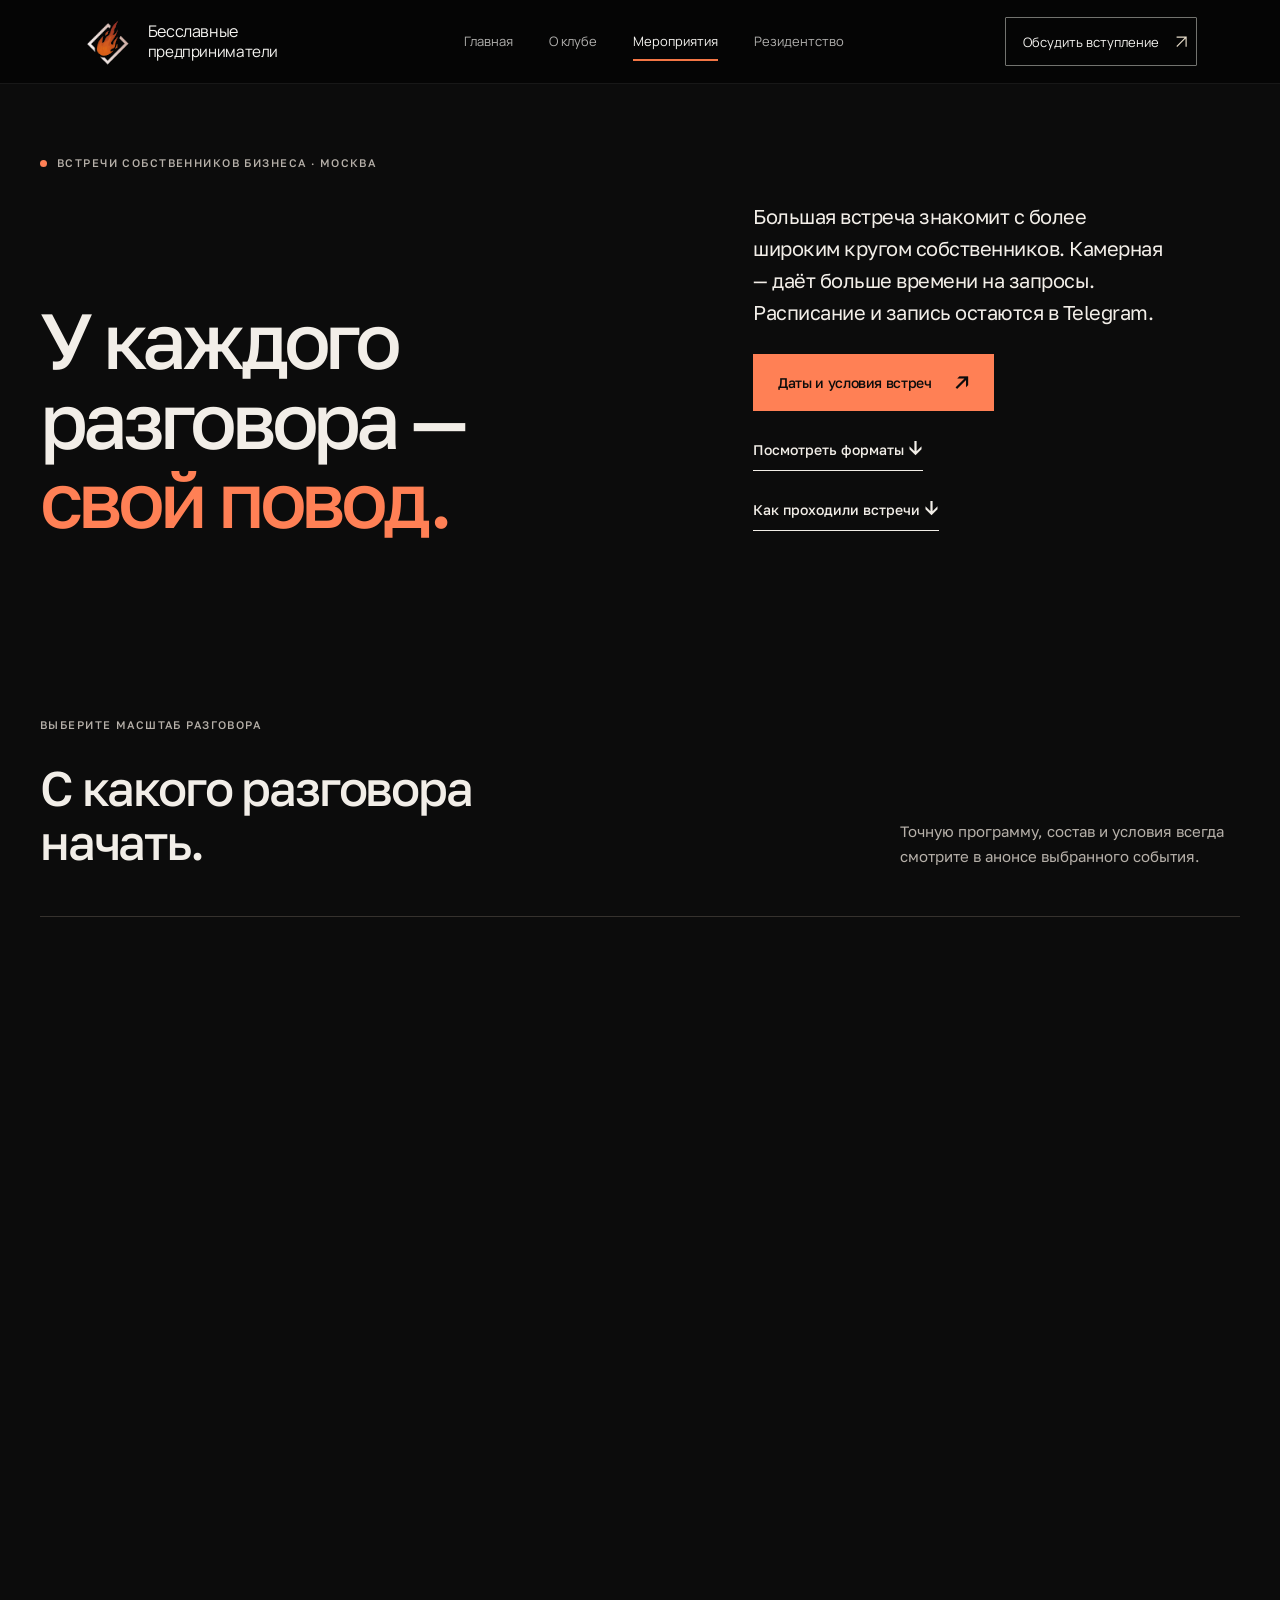
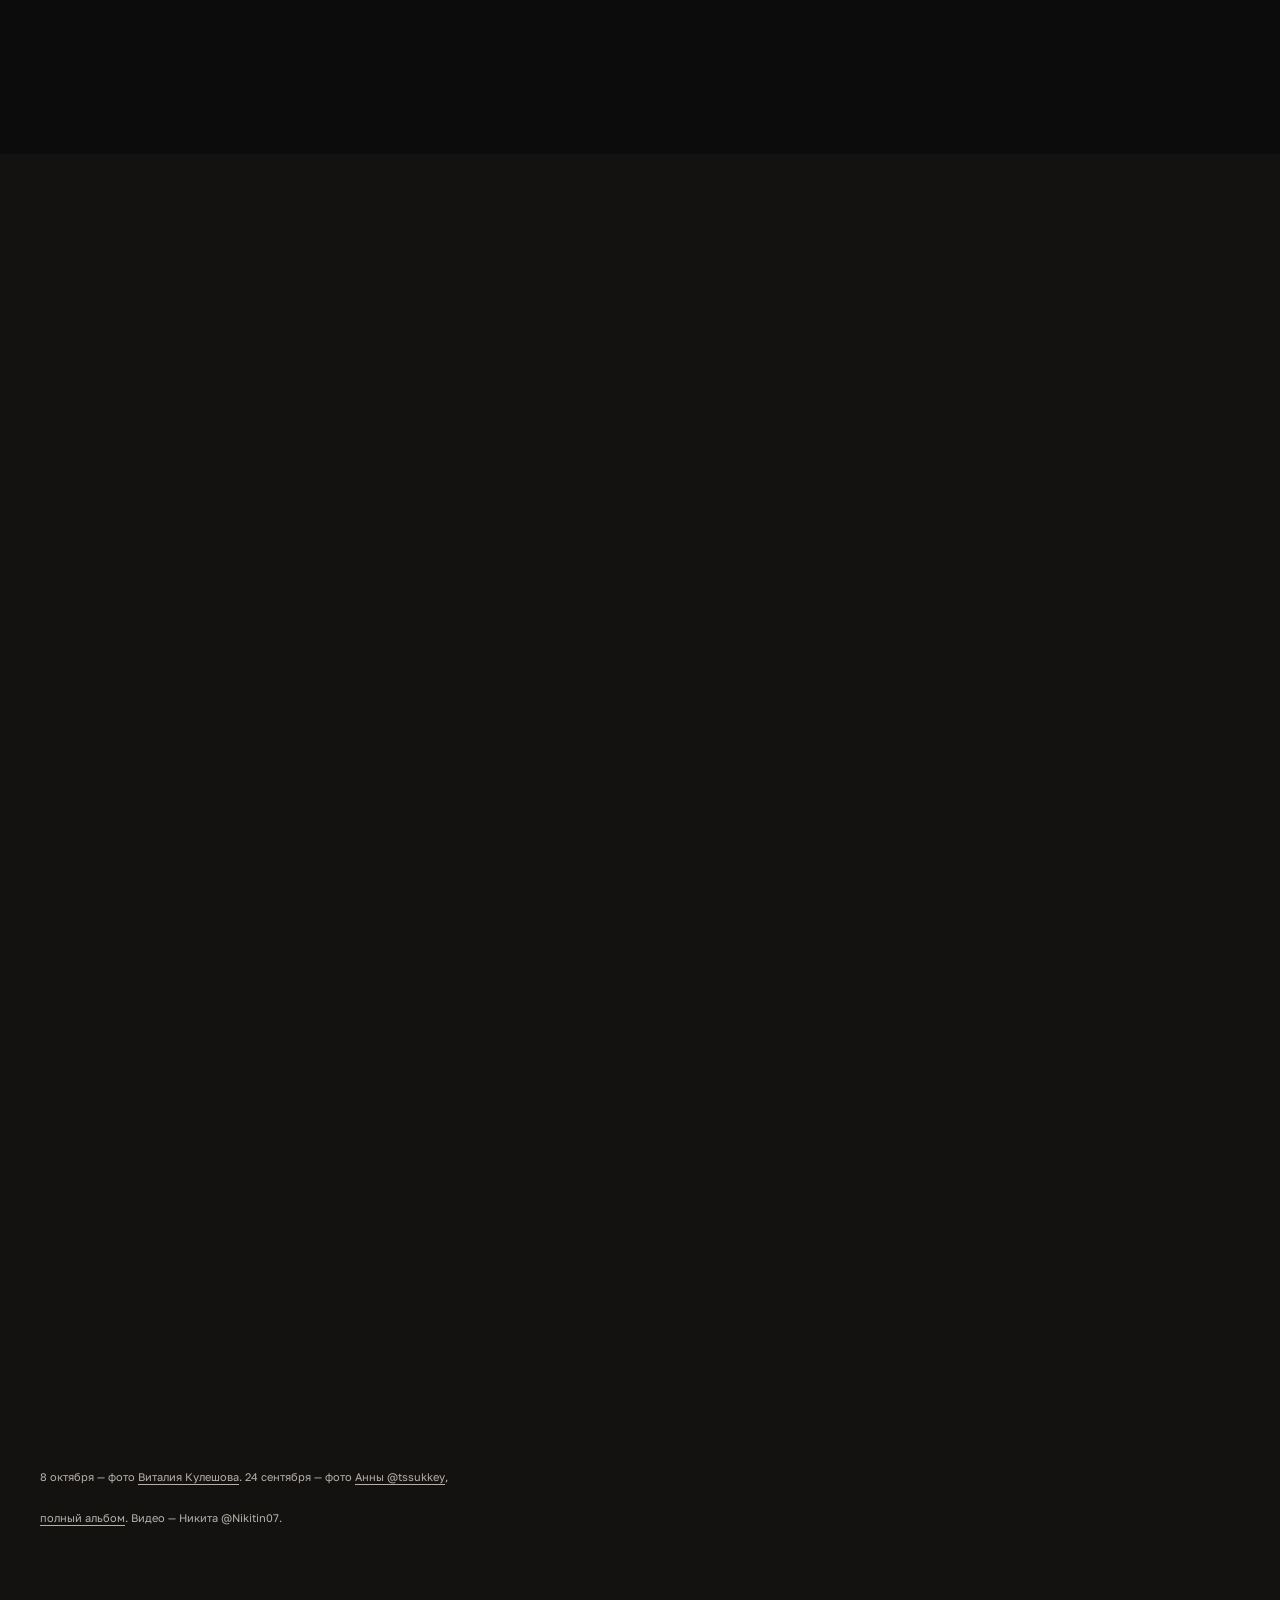
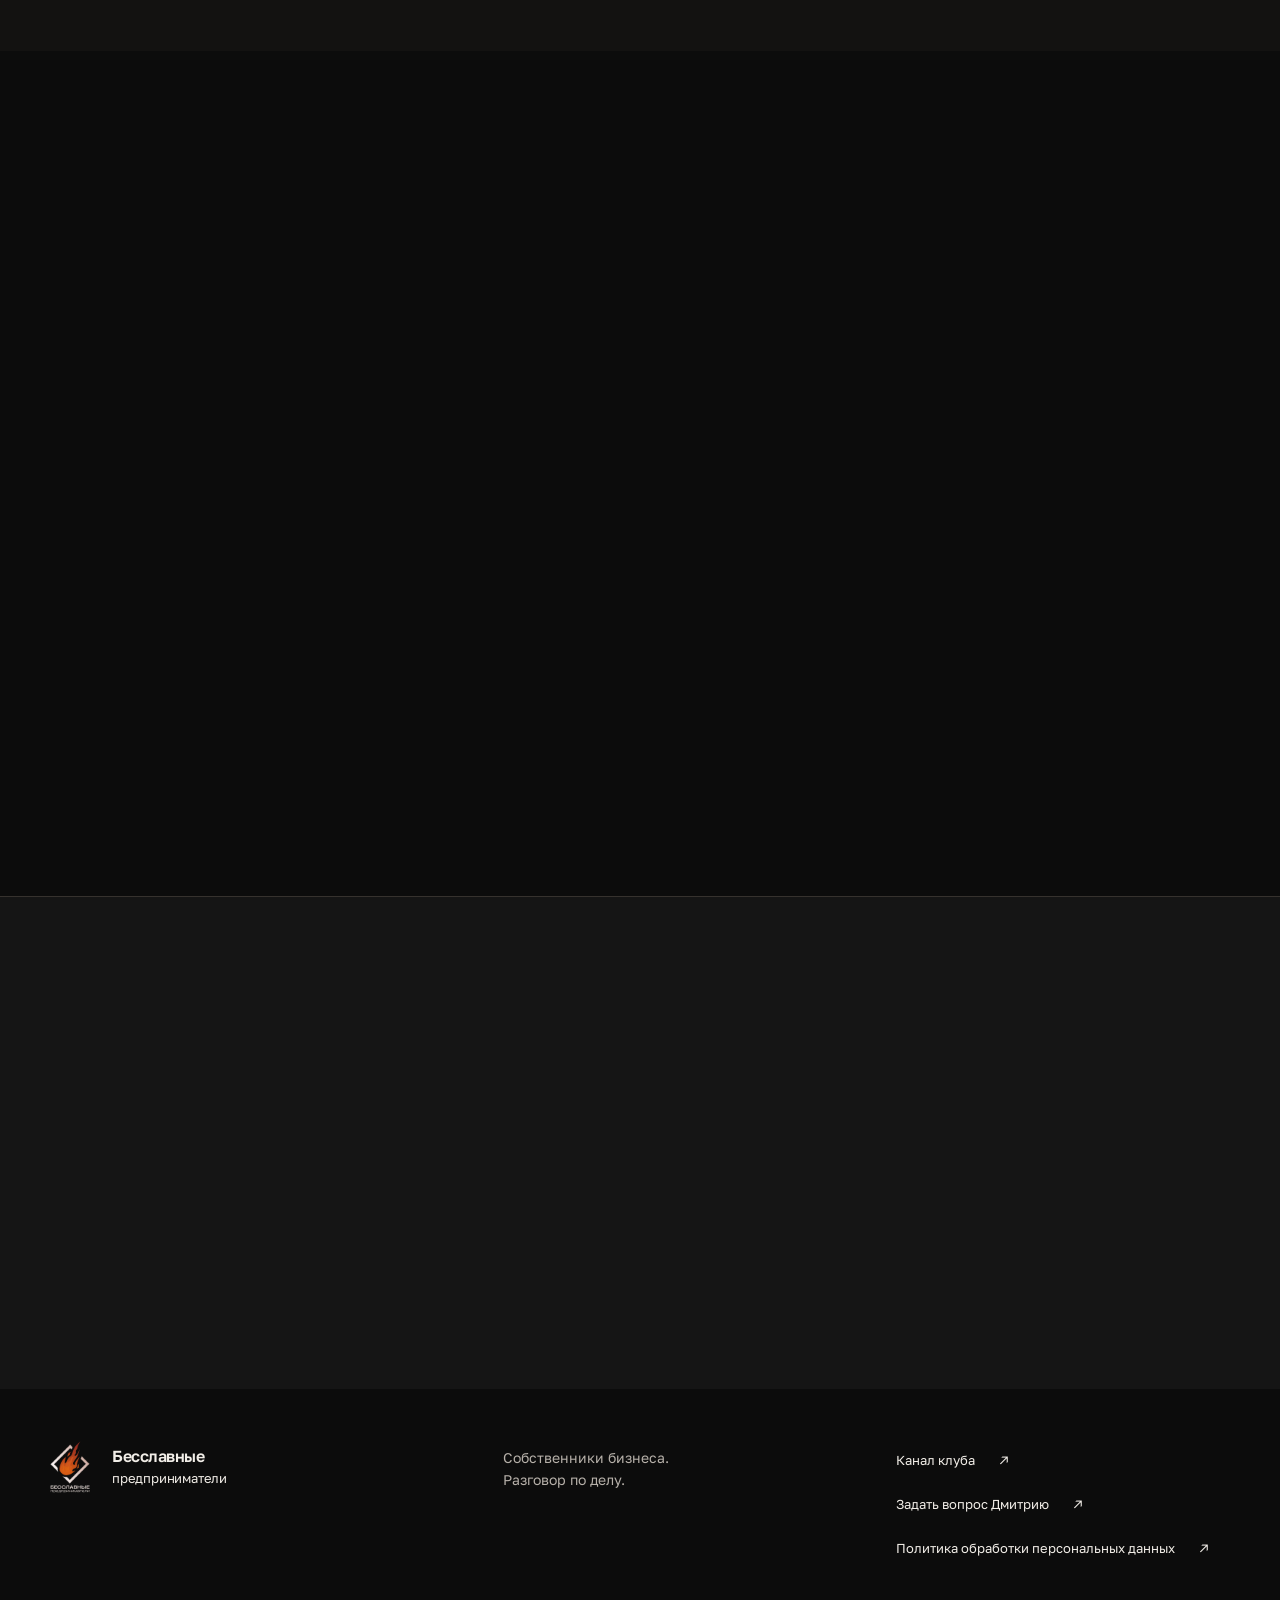
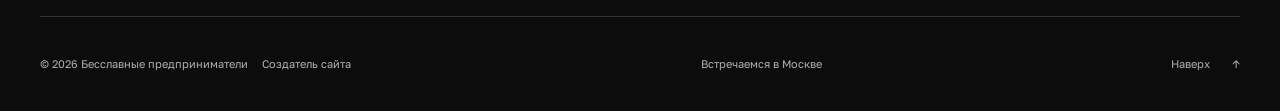
<file: events.html>
<!DOCTYPE html>
<html lang="ru" id="top"><head>
<meta charset="utf-8"><meta name="viewport" content="width=device-width, initial-scale=1, viewport-fit=cover">
<meta name="theme-color" content="#050505">
<title>Встречи предпринимателей в Москве — Бесславные предприниматели</title>
<meta name="description" content="Большие клубные встречи, камерные круги и тематические события для собственников бизнеса. Программа, условия участия и архив встреч.">
<link rel="canonical" href="https://besslavnie.ru/events.html">
<meta property="og:type" content="website"><meta property="og:locale" content="ru_RU">
<meta property="og:site_name" content="Бесславные предприниматели">
<meta property="og:title" content="Встречи предпринимателей в Москве — Бесславные предприниматели">
<meta property="og:description" content="Большие клубные встречи, камерные круги и тематические события для собственников бизнеса. Программа, условия участия и архив встреч.">
<meta property="og:url" content="https://besslavnie.ru/events.html">
<meta property="og:image" content="https://besslavnie.ru/img/og-club.jpg">
<meta property="og:image:width" content="1200"><meta property="og:image:height" content="630">
<meta property="og:image:alt" content="Камерный круг клуба «Бесславные предприниматели» в Москве">
<meta name="twitter:card" content="summary_large_image">
<link rel="icon" href="img/favicon.ico" sizes="64x64"><link rel="apple-touch-icon" href="img/apple-touch-icon.png">
<link rel="preload" as="font" href="fonts/golos-text.ttf" type="font/ttf" crossorigin>
<link rel="stylesheet" href="assets/site.css">
<script type="application/ld+json">{"@context":"https://schema.org","@type":"Organization","name":"Бесславные предприниматели","sameAs":["https://t.me/besslavnieclub","https://t.me/besslavnie_biznes_bot"],"url":"https://besslavnie.ru/","logo":"https://besslavnie.ru/img/club-logo.jpg"}</script>
<script src="assets/motion.js" defer></script>
<script src="assets/lead.js" defer></script>
<script src="assets/site.js" defer></script>
</head><body data-page="events">
<svg class="entry-svg-definitions" xmlns="http://www.w3.org/2000/svg" aria-hidden="true">
    <defs>
      <image id="original-logo" width="640" height="640" href="img/club-logo.jpg"></image>
      <clipPath id="mark-only"><rect x="102" y="38" width="436" height="462"></rect></clipPath>
      <filter id="logo-background-key" color-interpolation-filters="sRGB" x="-5%" y="-5%" width="110%" height="110%">
        <feColorMatrix in="SourceGraphic" type="matrix" values="0 0 0 0 1 0 0 0 0 1 0 0 0 0 1 .3333 .3333 .3333 0 0" result="logo-luma"></feColorMatrix>
        <feComponentTransfer in="logo-luma" result="logo-alpha"><feFuncA type="linear" slope="20" intercept="-1.4"></feFuncA></feComponentTransfer>
        <feComposite in="SourceGraphic" in2="logo-alpha" operator="in"></feComposite>
      </filter>
      <g id="original-mark" clip-path="url(#mark-only)" filter="url(#logo-background-key)"><use href="#original-logo"></use></g>
      
      
      <symbol id="arrow-right" viewBox="0 0 24 24"><path d="M4 12h15M13 5l7 7-7 7"></path></symbol>
      <symbol id="arrow-diagonal" viewBox="0 0 24 24"><path d="M5 19 19 5M5 5h14v14"></path></symbol>
    </defs>
  </svg><noscript><nav class="nojs-nav" aria-label="Разделы сайта"><a href="index.html">Главная</a><a href="about.html">О клубе</a><a href="events.html">Мероприятия</a><a href="residency.html">Резидентство</a></nav></noscript>
<a class="skip-link" href="#main">Перейти к содержанию</a>
<header class="entry-site-header">
    <a class="entry-brand" href="index.html" aria-label="Бесславные предприниматели — главная">
      <svg class="entry-brand-mark" viewBox="100 36 438 466" aria-hidden="true"><use href="#original-mark"></use></svg>
      <span class="entry-brand-name"><span>Бесславные</span><span>предприниматели</span></span>
    </a>
    <nav class="entry-desktop-nav" aria-label="Главная навигация">
      <a href="index.html">Главная</a>
      <a href="about.html">О клубе</a>
      <a href="events.html" aria-current="page">Мероприятия</a>
      <a href="residency.html">Резидентство</a>
    </nav>
    <a class="entry-header-cta" href="https://t.me/sukhov_dm" data-placement="header" role="button" aria-haspopup="dialog" aria-controls="lead-dialog" data-lead-open="" data-lead-source="header" data-track="lead_open"><span>Обсудить вступление</span><svg class="entry-arrow" aria-hidden="true"><use href="#arrow-diagonal"></use></svg></a>
    <button class="entry-menu-toggle" type="button" aria-label="Открыть меню" aria-controls="mobile-navigation" aria-expanded="false"><span></span><span></span><span></span></button>
    <nav class="entry-mobile-nav" id="mobile-navigation" aria-label="Мобильная навигация" hidden="">
      <a href="index.html">Главная</a><a href="about.html">О клубе</a><a href="events.html" aria-current="page">Мероприятия</a><a href="residency.html">Резидентство</a><a href="https://t.me/sukhov_dm" data-placement="mobile-menu" role="button" aria-haspopup="dialog" aria-controls="lead-dialog" data-lead-open="" data-lead-source="mobile-menu" data-track="lead_open">Обсудить вступление ↗</a>
    </nav>
  </header><div class="entry-header-spacer" aria-hidden="true"></div>

<main id="main" class="page-change-in">
  <section class="container page-hero events-hero" aria-labelledby="events-title"><p class="eyebrow" data-aos="fade-up"><span class="accent-dot"></span> Встречи собственников бизнеса · Москва</p><div class="page-hero-grid"><h1 id="events-title" data-aos="fade-up">У каждого<br>разговора —<br><em>свой повод.</em></h1><div class="page-hero-aside" data-aos="fade-up"><p>Большая встреча знакомит с более широким кругом собственников. Камерная — даёт больше времени на запросы. Расписание и запись остаются в Telegram.</p><a class="button button-primary" href="https://t.me/besslavnie_biznes_bot" target="_blank" rel="noopener" data-track="bot_click" data-placement="events-hero">Даты и условия встреч <span aria-hidden="true">↗</span></a><a class="text-link" href="#formats">Посмотреть форматы <span aria-hidden="true">↓</span></a><a class="text-link" href="#archive" data-track="archive_click" data-placement="events-hero">Как проходили встречи <span aria-hidden="true">↓</span></a></div></div></section>
  
  <section class="section container" aria-labelledby="formats-title" id="formats"><div class="section-heading" data-aos="fade-up"><div><p class="eyebrow">Выберите масштаб разговора</p><h2 id="formats-title">С какого разговора<br>начать.</h2></div><p class="heading-aside">Точную программу, состав и условия всегда смотрите в анонсе выбранного события.</p></div><div class="format-list"><article data-aos="fade-up"><span class="format-number">01</span><div><h3>Большая клубная встреча</h3><p>Более широкий состав, знакомство с собственниками из разных сфер, приглашённые гости и обсуждения. Программа каждого вечера своя.</p></div><span class="format-label">Для новых связей</span></article><article data-aos="fade-up"><span class="format-number">02</span><div><h3>Камерный круг</h3><p>Небольшой состав и работа с запросами. Подробные разборы — по программе конкретного круга, для отдельных участников.</p></div><span class="format-label">Для подробного разговора</span></article><article data-aos="fade-up"><span class="format-number">03</span><div><h3>Тематическая встреча</h3><p>Разговор вокруг конкретного направления: управленческих решений, отраслевого опыта или инструментов для бизнеса.</p></div><span class="format-label">Для конкретной темы</span></article><article data-aos="fade-up"><span class="format-number">04</span><div><h3>Неформальное общение</h3><p>Встречи и активности, на которых можно продолжить знакомство и узнать друг друга за пределами деловой программы.</p></div><span class="format-label">Для продолжения знакомства</span></article></div><div class="format-bottom" data-aos="fade-up"><p>Большие встречи входят в годовое участие.<br>Камерные круги для резидентов — <strong>2&nbsp;500 ₽</strong> за встречу.</p><a class="text-link" href="residency.html" data-track="residency_click" data-placement="events-formats">Все условия резидентства <span aria-hidden="true">↗</span></a></div></section><section class="section paper-section" aria-labelledby="archive-title" id="archive"><div class="container"><div class="section-heading" data-aos="fade-up"><div><p class="eyebrow dark-eyebrow">Жизнь клуба</p><h2 id="archive-title">Вечера, из которых<br>складывается клуб.</h2></div><div class="archive-filters" role="group" aria-label="Фильтр архива по формату" hidden=""><button type="button" data-filter="all" aria-pressed="true">Все</button><button type="button" data-filter="large" aria-pressed="false">Большие встречи</button><button type="button" data-filter="small" aria-pressed="false">Камерные круги</button></div></div><p class="visually-hidden" role="status" aria-live="polite" id="archive-status"></p><div class="archive-grid">
      <article class="archive-card archive-photo" data-category="small" data-aos="fade-up"><a class="photo-link" href="img/roundtable-october-08-1280.webp" data-lightbox="" data-caption="Камерный круг 8 октября 2026 · Москва. Фото: Виталий Кулешов." aria-label="Увеличить фотографию камерного круга 8 октября"><img src="img/roundtable-october-08-1280.webp" srcset="img/roundtable-october-08-640.webp 640w, img/roundtable-october-08-1280.webp 1280w" sizes="(max-width: 760px) calc(100vw - 40px), 60vw" width="1280" height="854" loading="lazy" alt="Общий круг участников в пространстве встречи 8 октября" decoding="async"><span class="photo-zoom" aria-hidden="true">↗</span></a><div class="archive-copy"><p class="eyebrow dark-eyebrow">08 октября 2026 · камерный круг</p><h3>Свой вопрос — в общий круг.</h3><p>Собственники из разных сфер познакомились, обсудили актуальные запросы и обменялись опытом и контактами.</p><a class="text-link" href="https://t.me/besslavnieclub/276" target="_blank" rel="noopener">Как прошла встреча <span aria-hidden="true">↗</span></a></div></article>
      <article class="archive-card archive-photo" data-category="large" data-aos="fade-up"><a class="photo-link" href="img/meeting-september-24-1280.webp" data-lightbox="" data-caption="Большая встреча 24 сентября 2026 · Москва. Фото: Анна @tssukkey." aria-label="Увеличить фотографию большой встречи 24 сентября"><img src="img/meeting-september-24-1280.webp" srcset="img/meeting-september-24-640.webp 640w, img/meeting-september-24-1280.webp 1280w" sizes="(max-width: 760px) calc(100vw - 40px), 45vw" width="1280" height="853" loading="lazy" alt="Участники большой встречи клуба за столами в зале 24 сентября" decoding="async"><span class="photo-zoom" aria-hidden="true">↗</span></a><div class="archive-copy"><p class="eyebrow dark-eyebrow">24 сентября 2026 · большая встреча</p><h3>Разговоры продолжились после встречи.</h3><p>Мы собрали собственников из разных сфер. За знакомством и обсуждением задач последовали личные разговоры — они продолжились уже после вечера.</p><div class="source-links"><a class="text-link" href="https://t.me/besslavnieclub/267" target="_blank" rel="noopener">Отчёт и фотографии <span aria-hidden="true">↗</span></a><a class="text-link" href="https://t.me/besslavnieclub/268" target="_blank" rel="noopener">Видео встречи <span aria-hidden="true">↗</span></a></div></div></article>
<article class="archive-card archive-text" data-category="large" data-aos="fade-up"><time datetime="2026-06-10">10.06<span>2026</span></time><div><p class="eyebrow dark-eyebrow">Большая встреча · около 60 участников</p><h3>Вопросы к Ирине Франк — из зала.</h3><p>Встреча с Ириной Франк, совладельцем Frank Auto. В интервью обсуждали высокий чек, отношения с клиентами и управление командой. Участники задавали вопросы и делились своим опытом.</p><a class="text-link" href="https://t.me/besslavnieclub/192" target="_blank" rel="noopener">Отчёт о встрече <span aria-hidden="true">↗</span></a></div></article>
      <article class="archive-card archive-text" data-category="small" data-aos="fade-up"><time datetime="2026-05-21">21.05<span>2026</span></time><div><p class="eyebrow dark-eyebrow">Камерный круг · 27 участников</p><h3>Разные компании. Личные запросы.</h3><p>Собственники бизнеса знакомились и обсуждали задачи своих компаний. В центре разговора — конкретные запросы участников.</p><a class="text-link" href="https://t.me/besslavnieclub/170" target="_blank" rel="noopener">Отчёт о встрече <span aria-hidden="true">↗</span></a></div></article>
      
    </div><p class="archive-credit">8 октября — фото <a href="https://witkuleshov.ru/disk/08-10-2026-vstrecha-kluba-hf73wt" target="_blank" rel="noopener">Виталия Кулешова</a>. 24 сентября — фото <a href="https://t.me/tssukkey" target="_blank" rel="noopener">Анны @tssukkey</a>, <a href="https://disk.yandex.ru/d/nOQwT1ARyGkY7A" target="_blank" rel="noopener">полный альбом</a>. Видео — Никита @Nikitin07.</p></div></section>
  
  <section class="section container guest-route" aria-labelledby="guest-route-title"><div data-aos="fade-up"><p class="eyebrow">Если идёте впервые</p><h2 id="guest-route-title">Вы приходите<br>со своим вопросом.</h2><p class="muted">Сначала выберите формат и получите подтверждение участия. На встречу достаточно принести ясное представление о своём бизнесе и один вопрос.</p></div><ol class="vertical-steps" data-aos="fade-up"><li><span>01</span><div><h3>Выберите встречу</h3><p>Посмотрите дату, формат и условия участия. Если подходящей даты пока нет, проверьте ближайшие встречи в боте.</p></div></li><li><span>02</span><div><h3>Расскажите о бизнесе</h3><p>В заявке укажите свой бизнес, роль и актуальную задачу. Организатор смотрит состав вручную: это помогает собрать круг людей с предпринимательским опытом.</p></div></li><li><span>03</span><div><h3>Получите подтверждение</h3><p>После рассмотрения анкеты вам направят решение, условия участия и точный адрес. Для гостей стоимость зависит от конкретного события.</p></div></li><li><span>04</span><div><h3>Приходите с запросом</h3><p>На круговой встрече вы коротко представите бизнес и задачу. Модератор направит разговор; в перерыве можно продолжить нужное знакомство лично.</p></div></li></ol></section>
  <section class="closing section" aria-labelledby="closing-title">
  <div class="container closing-inner">
    <div data-aos="fade-up"><p class="eyebrow"><span class="accent-dot"></span> Следующий разговор — с вами</p><h2 id="closing-title">Есть задача,<br>которую хочется обсудить?</h2></div>
    <div class="closing-action" data-aos="fade-up"><p>Актуальная программа и порядок записи — в боте клуба. Если сомневаетесь в формате, спросите Дмитрия.</p><a class="button button-primary" href="https://t.me/besslavnie_biznes_bot" target="_blank" rel="noopener" data-track="bot_click" data-placement="closing">Даты и условия встреч <span aria-hidden="true">↗</span></a><p class="button-hint">Откроется бот клуба в Telegram</p><a class="text-link quiet" href="https://t.me/sukhov_dm" target="_blank" rel="noopener" data-track="founder_click" data-placement="closing">Задать вопрос Дмитрию <span aria-hidden="true">↗</span></a></div>
  </div>
</section>

</main>

<footer class="site-footer">
  <div class="container footer-top">
    <a class="brand" href="index.html" aria-label="Бесславные предприниматели — главная"><img src="img/club-logo.jpg" width="60" height="60" alt=""><span>Бесславные<span class="brand-second">предприниматели</span></span></a>
    <p>Собственники бизнеса.<br>Разговор по делу.</p>
    <div class="footer-links"><a href="https://t.me/besslavnieclub" target="_blank" rel="noopener">Канал клуба <span aria-hidden="true">↗</span></a><a href="https://t.me/sukhov_dm" target="_blank" rel="noopener" data-track="founder_click" data-placement="footer">Задать вопрос Дмитрию <span aria-hidden="true">↗</span></a><a href="privacy.html">Политика обработки персональных данных <span aria-hidden="true">↗</span></a></div>
  </div>
  <div class="container footer-bottom"><span>© 2026 Бесславные предприниматели<button type="button" class="site-credit" data-creator-open="" aria-haspopup="dialog" aria-controls="lead-dialog">Создатель сайта</button></span><span>Встречаемся в Москве</span><a href="#top">Наверх <span aria-hidden="true">↑</span></a></div>
</footer>
<dialog class="lightbox" aria-label="Фотографии встреч клуба">
  <div class="lightbox-top"><span class="lightbox-counter"></span><button class="icon-button lightbox-close" type="button" aria-label="Закрыть фотографию">✕</button></div>
  <div class="lightbox-image-wrap"><img class="lightbox-image" width="1280" height="853" alt="" decoding="async"></div>
  <div class="lightbox-bottom"><p class="lightbox-caption"></p><div class="lightbox-arrows"><button class="icon-button lightbox-prev" type="button" aria-label="Предыдущая фотография">←</button><button class="icon-button lightbox-next" type="button" aria-label="Следующая фотография">→</button></div></div>
</dialog>



<dialog id="lead-dialog" class="lead-dialog" aria-labelledby="lead-title" aria-describedby="lead-description">
  <div class="lead-toolbar"><span class="lead-label">ЗАЯВКА В КЛУБ</span><button type="button" class="lead-close" data-lead-close="" aria-label="Закрыть форму"><svg viewBox="0 0 24 24" width="22" height="22" aria-hidden="true"><path d="m6 6 12 12M18 6 6 18" fill="none" stroke="currentColor" stroke-width="1.5"></path></svg></button></div>
  <div class="lead-scroll">
    <section data-lead-view="form">
      <h2 id="lead-title">Обсудить вступление</h2>
      <p id="lead-description" class="lead-description">Оставьте контакт и, если хотите, пару слов о себе. Мы свяжемся с вами и поймём, какой формат знакомства с клубом подойдёт.</p>
      <form id="club-lead-form" novalidate="">
        <input type="hidden" id="lead-source" name="source" value="">
        <div class="sr-only" aria-hidden="true"><label for="lead-website">Не заполняйте это поле</label><input id="lead-website" name="website" type="text" tabindex="-1" autocomplete="off"></div>
        <div class="lead-field"><label for="lead-name">Имя</label><input id="lead-name" name="name" type="text" autocomplete="given-name" placeholder="Как к вам обращаться" maxlength="80" required="" aria-describedby="lead-name-error"><p id="lead-name-error" class="lead-error" aria-live="polite"></p></div>
        <div class="lead-field"><label for="lead-contact">Telegram или телефон</label><input id="lead-contact" name="contact" type="text" autocomplete="off" autocapitalize="none" spellcheck="false" placeholder="@username или +7 900 000-00-00" maxlength="100" required="" aria-describedby="lead-contact-error"><p id="lead-contact-error" class="lead-error" aria-live="polite"></p></div>
        <div class="lead-field"><label for="lead-business-status">Вы уже предприниматель?</label><div class="lead-select-wrap"><select id="lead-business-status" name="business_status" required="" aria-describedby="lead-business-status-error"><option value="" disabled="" selected="">Выберите вариант</option><option value="operating">Да, есть действующий бизнес</option><option value="starting">Только начинаю / пока нет бизнеса</option><option value="other">Другое</option></select><svg viewBox="0 0 20 20" width="20" height="20" aria-hidden="true"><path d="m5 7 5 5 5-5" fill="none" stroke="currentColor" stroke-width="1.4"></path></svg></div><p id="lead-business-status-error" class="lead-error" aria-live="polite"></p></div>
        <div class="lead-field"><label for="lead-situation">Коротко о вашей текущей ситуации · необязательно</label><textarea id="lead-situation" name="situation" rows="2" maxlength="500" placeholder="Чем занимаетесь и что ищете в клубе — в 1–2 предложениях" aria-describedby="lead-situation-error"></textarea><p id="lead-situation-error" class="lead-error" aria-live="polite"></p></div>
        <input type="hidden" name="consent_version" value="2026-10-27.2">
        <div class="lead-field lead-consent"><label for="lead-consent"><input id="lead-consent" name="consent" type="checkbox" value="yes" required="" aria-describedby="lead-consent-error"><span>Я даю <a href="privacy.html#consent" target="_blank" rel="noopener">согласие на обработку персональных данных</a> и ознакомился с <a href="privacy.html" target="_blank" rel="noopener">Политикой обработки персональных данных</a>.</span></label><p id="lead-consent-error" class="lead-error" aria-live="polite"></p></div>
        <button type="submit" class="button button-primary lead-submit">Отправить заявку <span aria-hidden="true">↗</span></button>
        <p class="lead-footnote">Контакт нужен только для ответа на вашу заявку.<br><a href="privacy.html" target="_blank" rel="noopener">Политика обработки персональных данных</a></p>
      </form>
    </section>
    <section data-lead-view="success" class="lead-success" hidden="" aria-live="polite">
      <span class="lead-success-mark" aria-hidden="true">✓</span><h2 id="lead-success-title" tabindex="-1">Заявка отправлена</h2><p id="lead-success-description">Скоро с вами свяжутся.</p><button class="button button-primary" type="button" data-lead-close="">Закрыть <span aria-hidden="true">→</span></button>
    </section>
    <section data-lead-view="creator" class="lead-creator" hidden="">
      <div class="creator-identity"><img class="creator-photo" src="img/oleg-novozhenov.jpg" width="60" height="60" alt="Олег Новоженов"><div><h2 id="lead-creator-title" tabindex="-1">Олег Новоженов</h2><p class="creator-role">Сайты · UX · digital-упаковка</p></div></div>
      <p id="lead-creator-description" class="lead-description">Создаю сайты под бизнес-задачу — от структуры и подачи до интерфейса, форм и запуска. Не просто красиво, а чтобы сайт понятно объяснял ценность и вёл человека к действию.</p>
      <div class="creator-contacts"><a href="https://t.me/visuals_ai" target="_blank" rel="noopener"><span>Написать в Telegram</span><span>@visuals_ai ↗</span></a><a href="tel:+79210998465"><span>Телефон</span><span>+7 (921) 099-84-65</span></a></div>
    </section>
  </div>
</dialog>
</body></html>
</file>
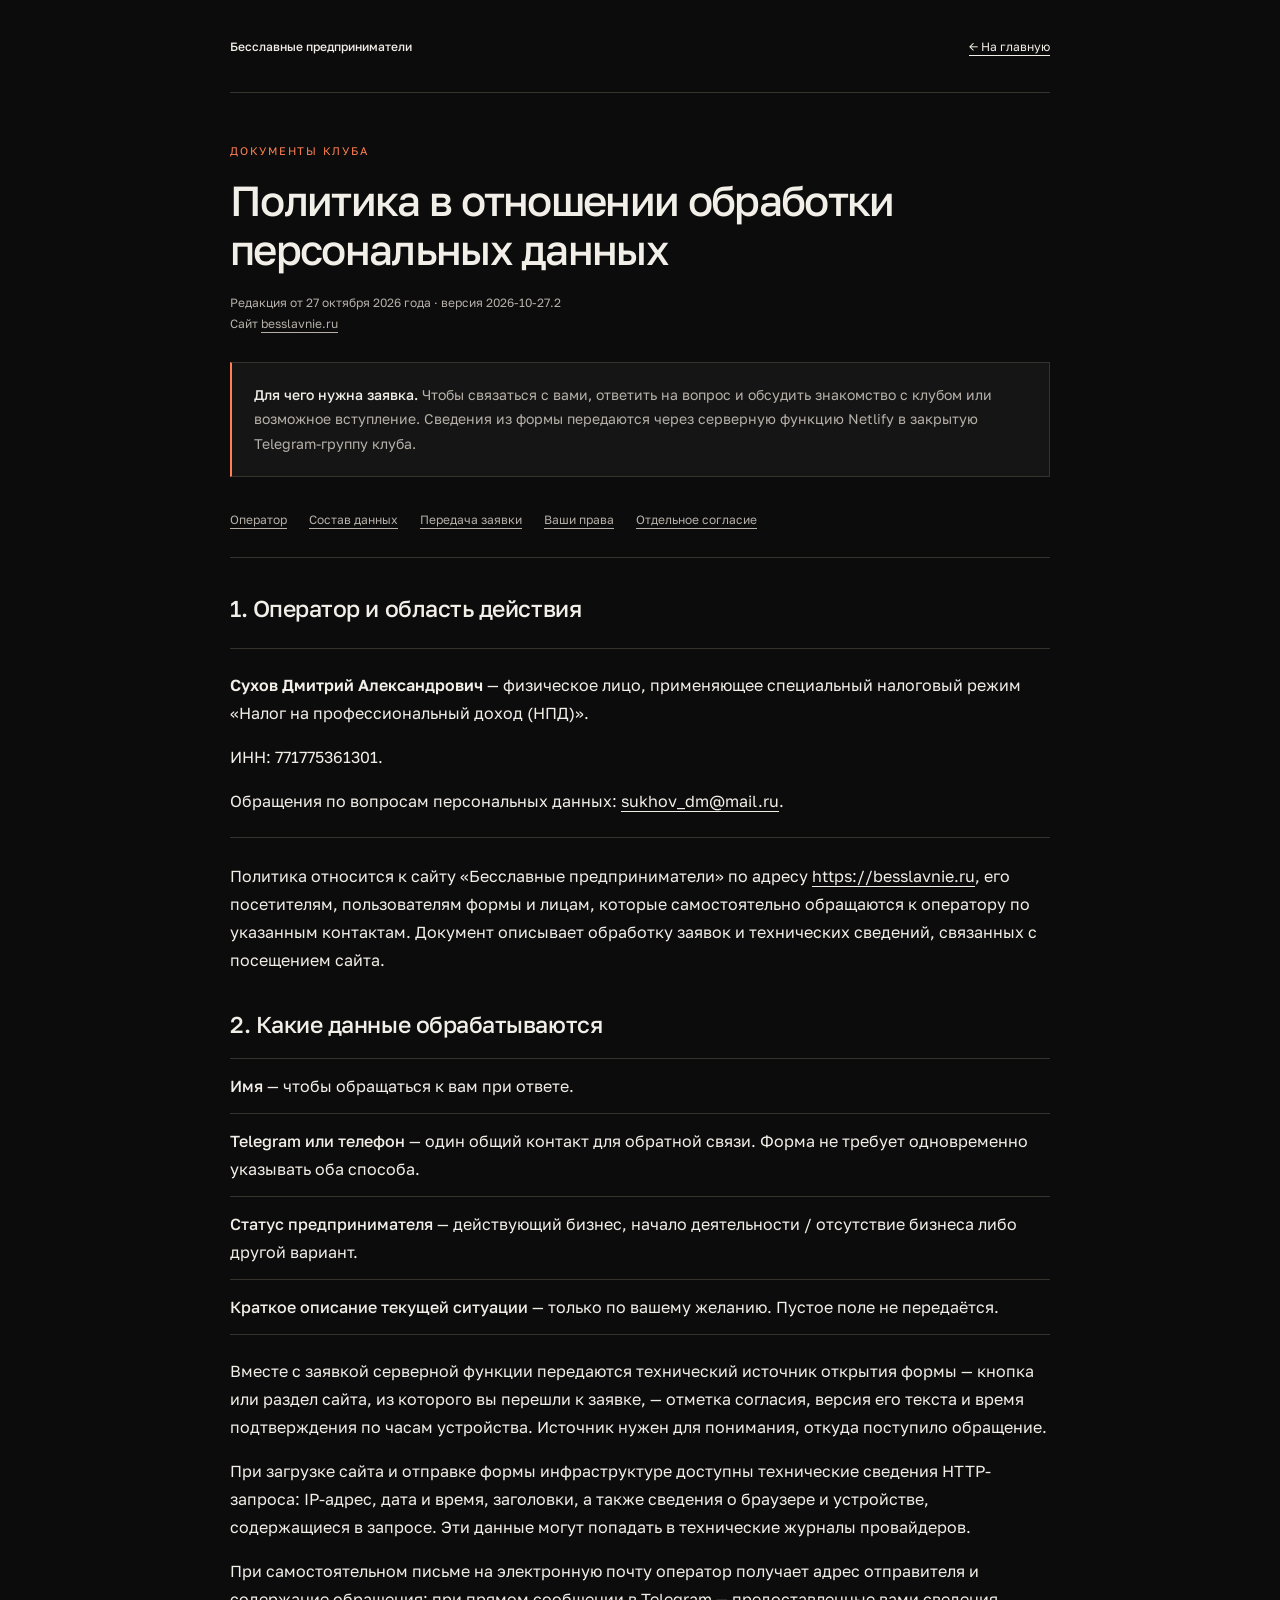
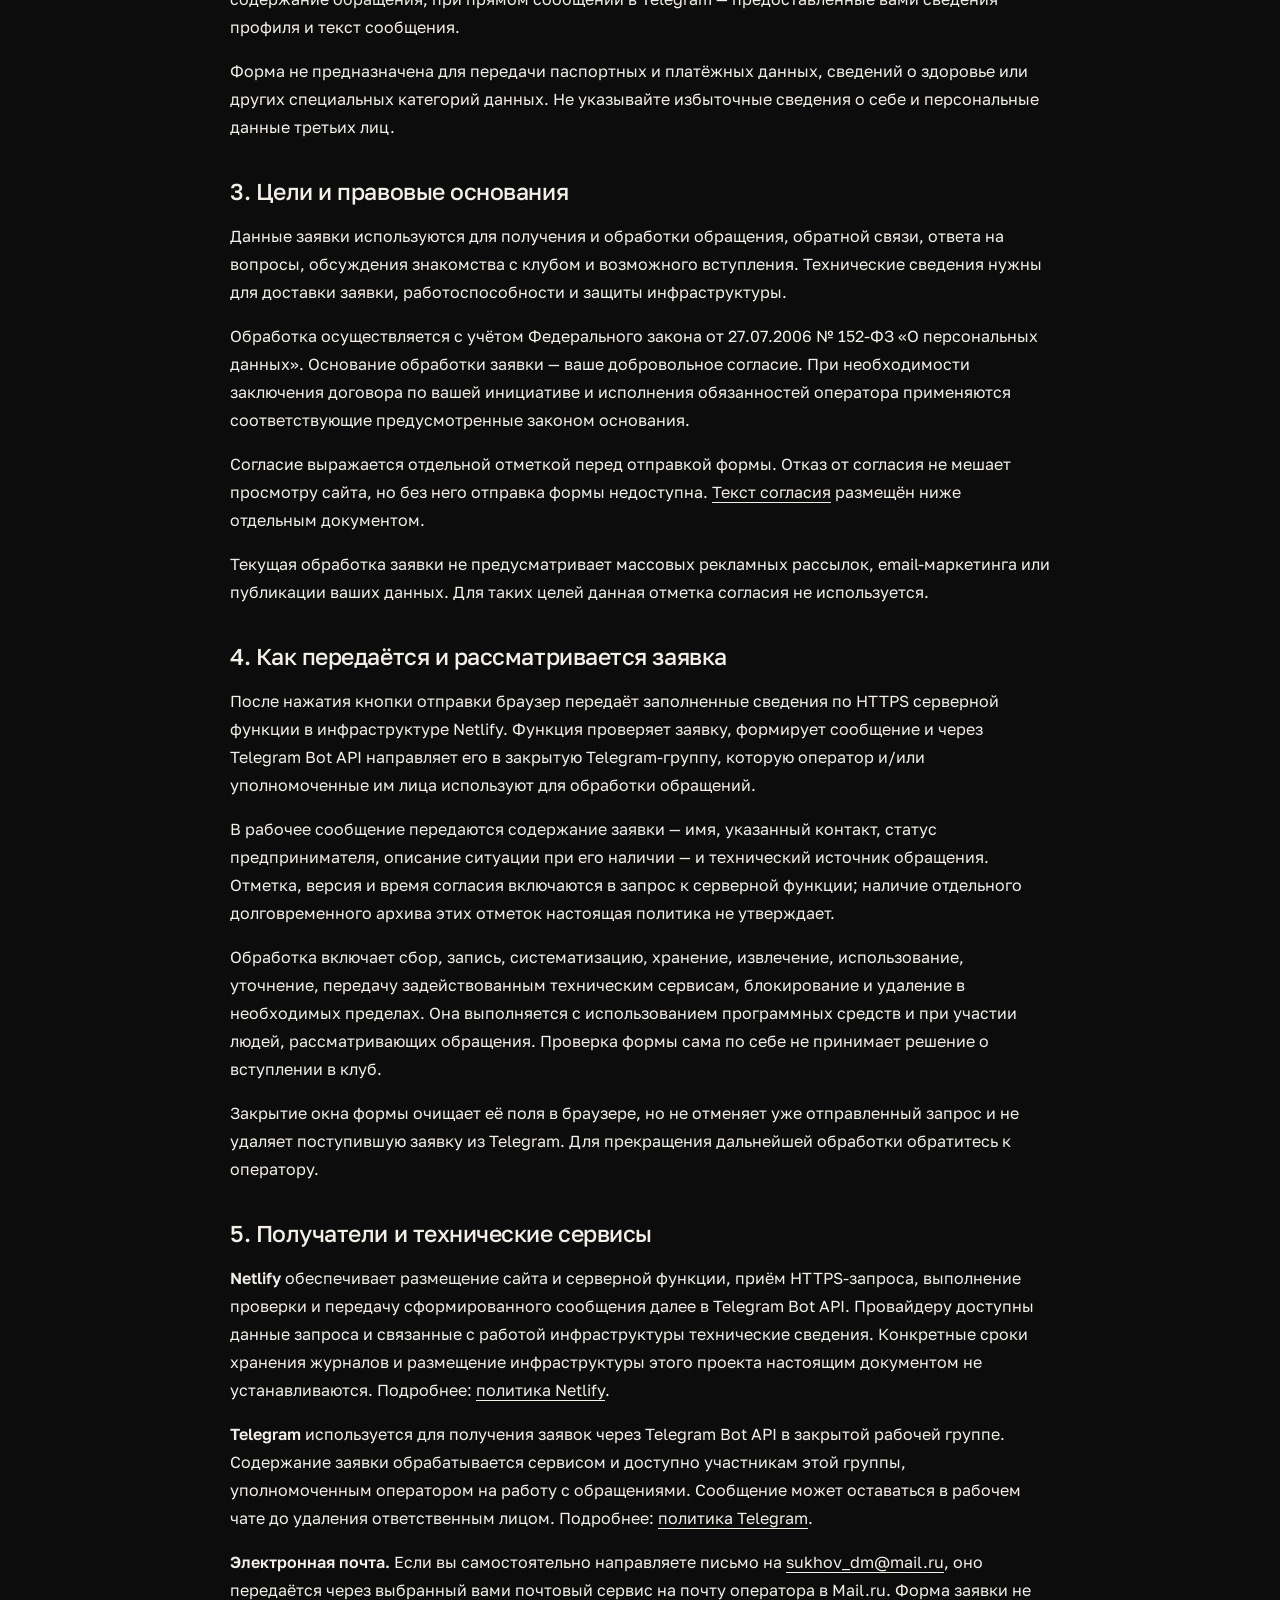
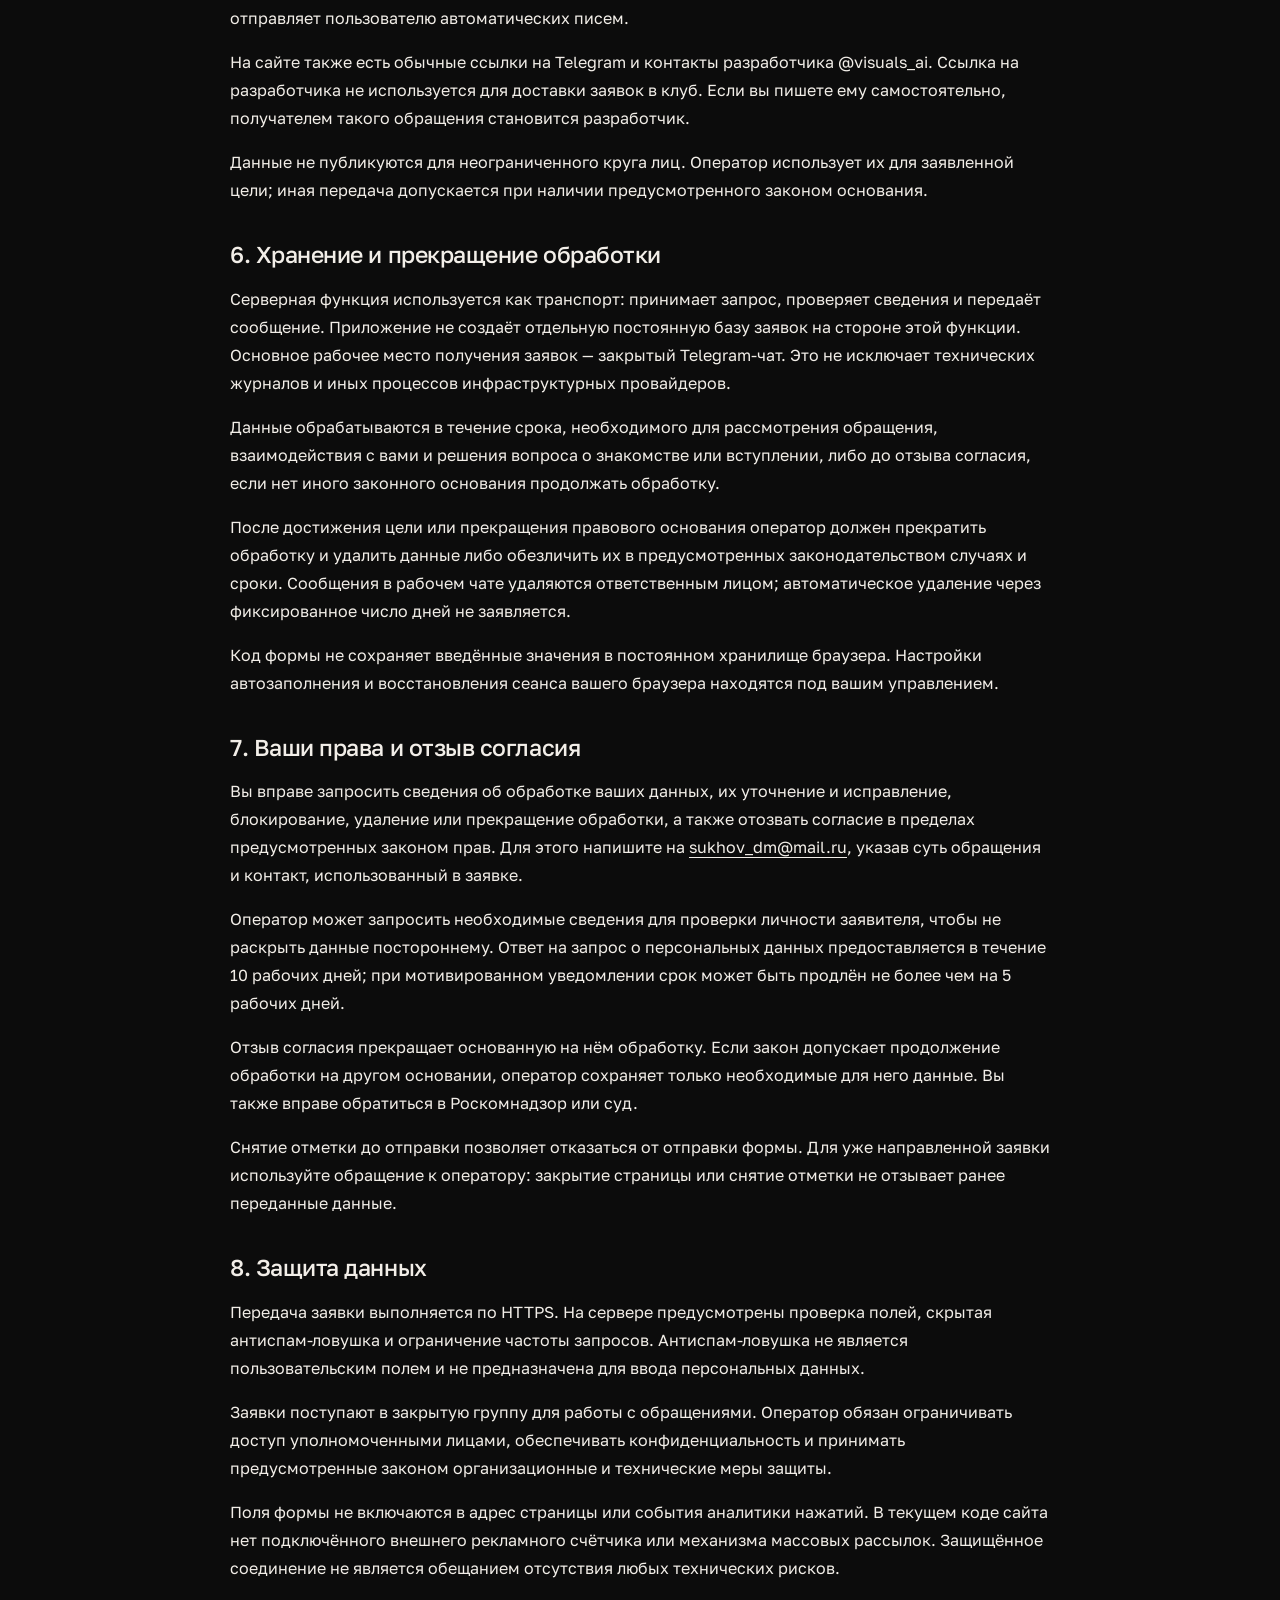
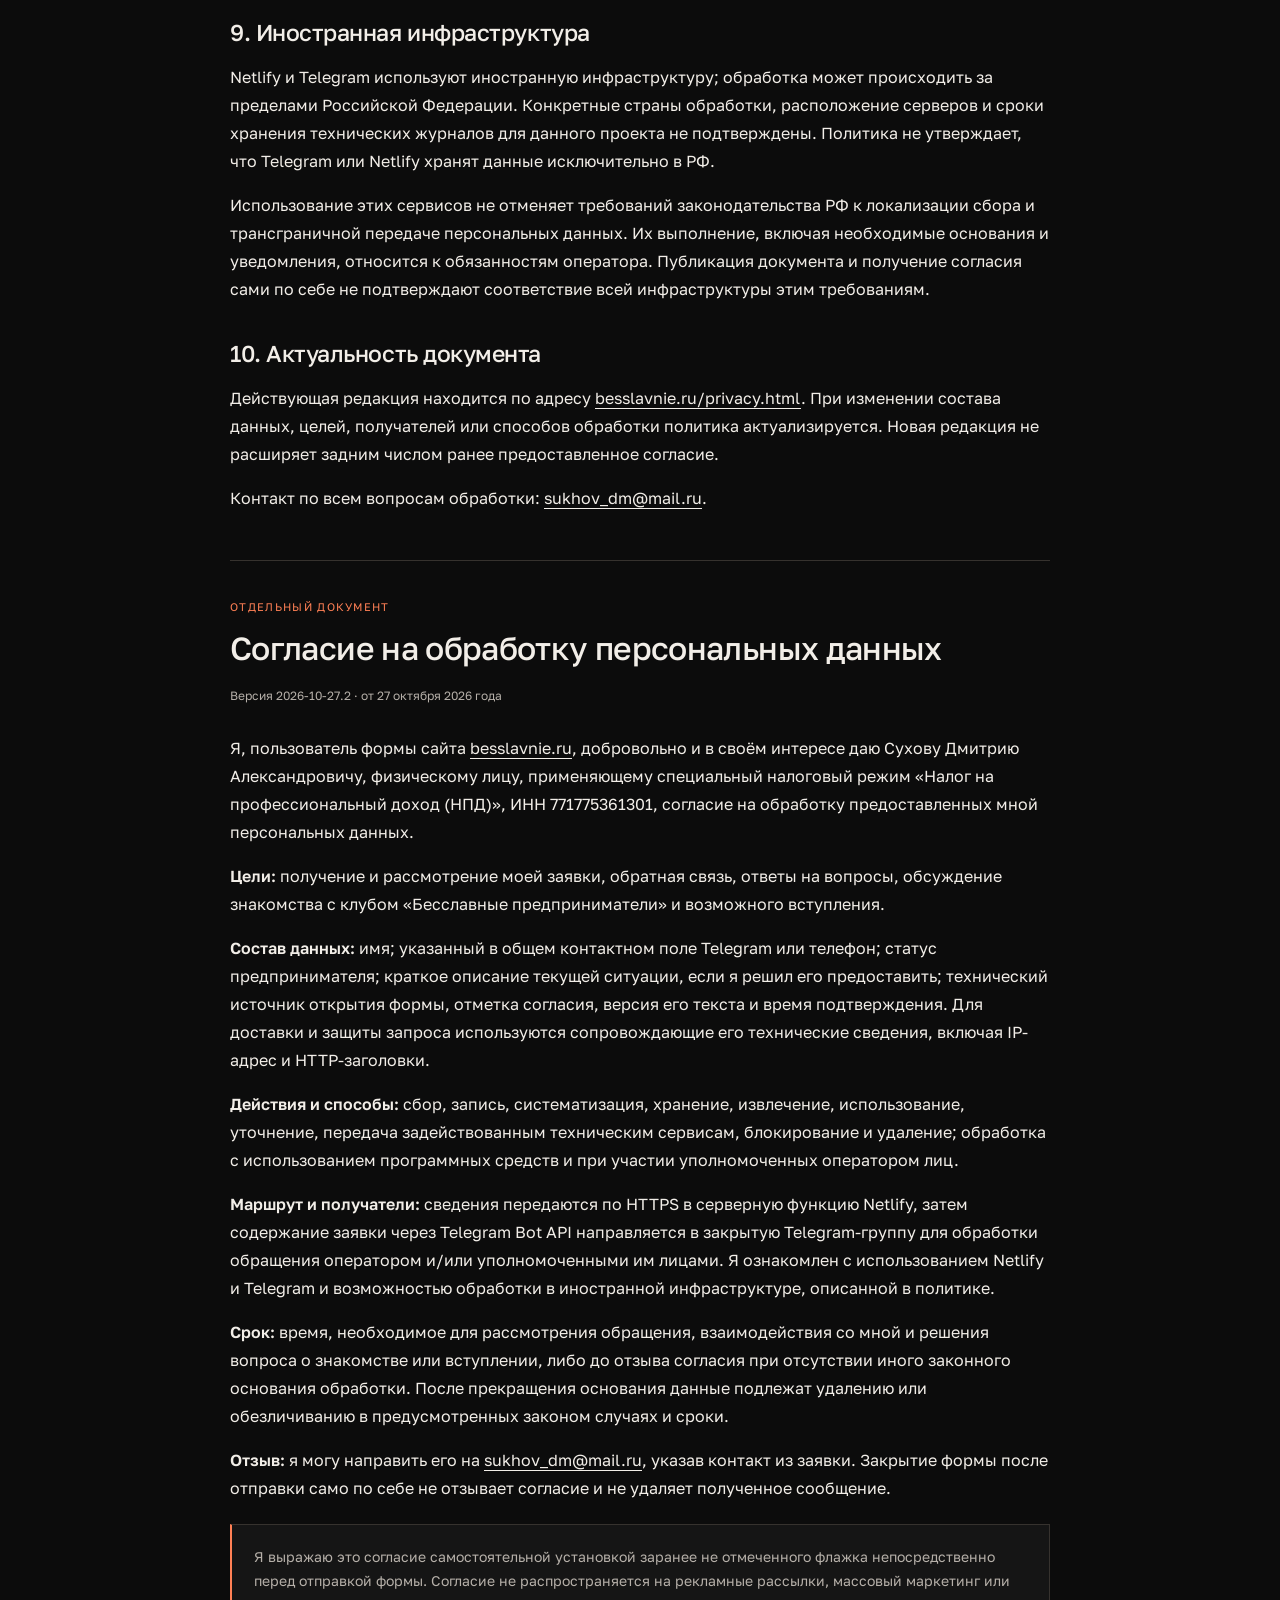
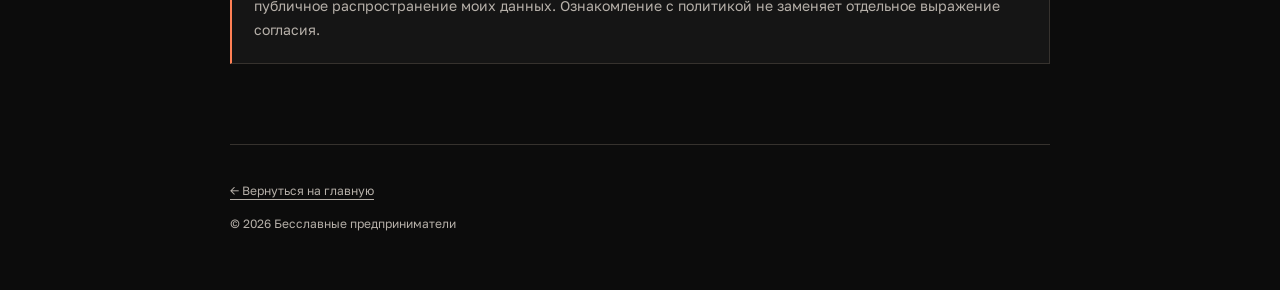
<file: privacy.html>
<!DOCTYPE html>
<html lang="ru">
<head>
<meta charset="utf-8">
<meta name="viewport" content="width=device-width, initial-scale=1, viewport-fit=cover">
<meta name="theme-color" content="#050505">
<title>Политика в отношении обработки персональных данных — Бесславные предприниматели</title>
<meta name="description" content="Политика обработки персональных данных сайта besslavnie.ru. Оператор: Сухов Дмитрий Александрович. Обращения: sukhov_dm@mail.ru.">
<link rel="canonical" href="https://besslavnie.ru/privacy.html">
<link rel="icon" href="img/favicon.ico" sizes="any">
<link rel="preload" href="fonts/golos-text.ttf" as="font" type="font/ttf" crossorigin>
<link rel="stylesheet" href="assets/privacy.css">
</head>
<body>
<header class="legal-shell legal-header"><span class="legal-brand">Бесславные предприниматели</span><a href="index.html">← На главную</a></header>
<main class="legal-shell">
<article aria-labelledby="privacy-title">
<p class="legal-intro-label">Документы клуба</p>
<h1 id="privacy-title">Политика в отношении обработки персональных данных</h1>
<p class="legal-date">Редакция от 27 октября 2026 года · версия 2026-10-27.2<br>Сайт <a href="https://besslavnie.ru/">besslavnie.ru</a></p>
<p class="legal-note"><strong>Для чего нужна заявка.</strong> Чтобы связаться с вами, ответить на вопрос и обсудить знакомство с клубом или возможное вступление. Сведения из формы передаются через серверную функцию Netlify в закрытую Telegram-группу клуба.</p>
<nav class="legal-contents" aria-label="Разделы документа"><a href="#operator-title">Оператор</a><a href="#data-title">Состав данных</a><a href="#processing-title">Передача заявки</a><a href="#rights-title">Ваши права</a><a href="#consent">Отдельное согласие</a></nav>

<section aria-labelledby="operator-title">
<h2 id="operator-title">1. Оператор и область действия</h2>
<div class="operator"><p><strong>Сухов Дмитрий Александрович</strong> — физическое лицо, применяющее специальный налоговый режим «Налог на профессиональный доход (НПД)».</p><p>ИНН: 771775361301.</p><p>Обращения по вопросам персональных данных: <a class="legal-contact" href="mailto:sukhov_dm@mail.ru">sukhov_dm@mail.ru</a>.</p></div>
<p>Политика относится к сайту «Бесславные предприниматели» по адресу <a href="https://besslavnie.ru/">https://besslavnie.ru</a>, его посетителям, пользователям формы и лицам, которые самостоятельно обращаются к оператору по указанным контактам. Документ описывает обработку заявок и технических сведений, связанных с посещением сайта.</p>
</section>

<section aria-labelledby="data-title">
<h2 id="data-title">2. Какие данные обрабатываются</h2>
<ul class="legal-data-list">
<li><strong>Имя</strong> — чтобы обращаться к вам при ответе.</li>
<li><strong>Telegram или телефон</strong> — один общий контакт для обратной связи. Форма не требует одновременно указывать оба способа.</li>
<li><strong>Статус предпринимателя</strong> — действующий бизнес, начало деятельности / отсутствие бизнеса либо другой вариант.</li>
<li><strong>Краткое описание текущей ситуации</strong> — только по вашему желанию. Пустое поле не передаётся.</li>
</ul>
<p>Вместе с заявкой серверной функции передаются технический источник открытия формы — кнопка или раздел сайта, из которого вы перешли к заявке, — отметка согласия, версия его текста и время подтверждения по часам устройства. Источник нужен для понимания, откуда поступило обращение.</p>
<p>При загрузке сайта и отправке формы инфраструктуре доступны технические сведения HTTP-запроса: IP-адрес, дата и время, заголовки, а также сведения о браузере и устройстве, содержащиеся в запросе. Эти данные могут попадать в технические журналы провайдеров.</p>
<p>При самостоятельном письме на электронную почту оператор получает адрес отправителя и содержание обращения; при прямом сообщении в Telegram — предоставленные вами сведения профиля и текст сообщения.</p>
<p>Форма не предназначена для передачи паспортных и платёжных данных, сведений о здоровье или других специальных категорий данных. Не указывайте избыточные сведения о себе и персональные данные третьих лиц.</p>
</section>

<section aria-labelledby="grounds-title">
<h2 id="grounds-title">3. Цели и правовые основания</h2>
<p>Данные заявки используются для получения и обработки обращения, обратной связи, ответа на вопросы, обсуждения знакомства с клубом и возможного вступления. Технические сведения нужны для доставки заявки, работоспособности и защиты инфраструктуры.</p>
<p>Обработка осуществляется с учётом Федерального закона от 27.07.2006 № 152-ФЗ «О персональных данных». Основание обработки заявки — ваше добровольное согласие. При необходимости заключения договора по вашей инициативе и исполнения обязанностей оператора применяются соответствующие предусмотренные законом основания.</p>
<p>Согласие выражается отдельной отметкой перед отправкой формы. Отказ от согласия не мешает просмотру сайта, но без него отправка формы недоступна. <a href="#consent">Текст согласия</a> размещён ниже отдельным документом.</p>
<p>Текущая обработка заявки не предусматривает массовых рекламных рассылок, email-маркетинга или публикации ваших данных. Для таких целей данная отметка согласия не используется.</p>
</section>

<section aria-labelledby="processing-title">
<h2 id="processing-title">4. Как передаётся и рассматривается заявка</h2>
<p>После нажатия кнопки отправки браузер передаёт заполненные сведения по HTTPS серверной функции в инфраструктуре Netlify. Функция проверяет заявку, формирует сообщение и через Telegram Bot API направляет его в закрытую Telegram-группу, которую оператор и/или уполномоченные им лица используют для обработки обращений.</p>
<p>В рабочее сообщение передаются содержание заявки — имя, указанный контакт, статус предпринимателя, описание ситуации при его наличии — и технический источник обращения. Отметка, версия и время согласия включаются в запрос к серверной функции; наличие отдельного долговременного архива этих отметок настоящая политика не утверждает.</p>
<p>Обработка включает сбор, запись, систематизацию, хранение, извлечение, использование, уточнение, передачу задействованным техническим сервисам, блокирование и удаление в необходимых пределах. Она выполняется с использованием программных средств и при участии людей, рассматривающих обращения. Проверка формы сама по себе не принимает решение о вступлении в клуб.</p>
<p>Закрытие окна формы очищает её поля в браузере, но не отменяет уже отправленный запрос и не удаляет поступившую заявку из Telegram. Для прекращения дальнейшей обработки обратитесь к оператору.</p>
</section>

<section aria-labelledby="services-title">
<h2 id="services-title">5. Получатели и технические сервисы</h2>
<p><strong>Netlify</strong> обеспечивает размещение сайта и серверной функции, приём HTTPS-запроса, выполнение проверки и передачу сформированного сообщения далее в Telegram Bot API. Провайдеру доступны данные запроса и связанные с работой инфраструктуры технические сведения. Конкретные сроки хранения журналов и размещение инфраструктуры этого проекта настоящим документом не устанавливаются. Подробнее: <a href="https://www.netlify.com/privacy/" target="_blank" rel="noopener">политика Netlify</a>.</p>
<p><strong>Telegram</strong> используется для получения заявок через Telegram Bot API в закрытой рабочей группе. Содержание заявки обрабатывается сервисом и доступно участникам этой группы, уполномоченным оператором на работу с обращениями. Сообщение может оставаться в рабочем чате до удаления ответственным лицом. Подробнее: <a href="https://telegram.org/privacy" target="_blank" rel="noopener">политика Telegram</a>.</p>
<p><strong>Электронная почта.</strong> Если вы самостоятельно направляете письмо на <a class="legal-contact" href="mailto:sukhov_dm@mail.ru">sukhov_dm@mail.ru</a>, оно передаётся через выбранный вами почтовый сервис на почту оператора в Mail.ru. Форма заявки не отправляет пользователю автоматических писем.</p>
<p>На сайте также есть обычные ссылки на Telegram и контакты разработчика @visuals_ai. Ссылка на разработчика не используется для доставки заявок в клуб. Если вы пишете ему самостоятельно, получателем такого обращения становится разработчик.</p>
<p>Данные не публикуются для неограниченного круга лиц. Оператор использует их для заявленной цели; иная передача допускается при наличии предусмотренного законом основания.</p>
</section>

<section aria-labelledby="retention-title">
<h2 id="retention-title">6. Хранение и прекращение обработки</h2>
<p>Серверная функция используется как транспорт: принимает запрос, проверяет сведения и передаёт сообщение. Приложение не создаёт отдельную постоянную базу заявок на стороне этой функции. Основное рабочее место получения заявок — закрытый Telegram-чат. Это не исключает технических журналов и иных процессов инфраструктурных провайдеров.</p>
<p>Данные обрабатываются в течение срока, необходимого для рассмотрения обращения, взаимодействия с вами и решения вопроса о знакомстве или вступлении, либо до отзыва согласия, если нет иного законного основания продолжать обработку.</p>
<p>После достижения цели или прекращения правового основания оператор должен прекратить обработку и удалить данные либо обезличить их в предусмотренных законодательством случаях и сроки. Сообщения в рабочем чате удаляются ответственным лицом; автоматическое удаление через фиксированное число дней не заявляется.</p>
<p>Код формы не сохраняет введённые значения в постоянном хранилище браузера. Настройки автозаполнения и восстановления сеанса вашего браузера находятся под вашим управлением.</p>
</section>

<section aria-labelledby="rights-title">
<h2 id="rights-title">7. Ваши права и отзыв согласия</h2>
<p>Вы вправе запросить сведения об обработке ваших данных, их уточнение и исправление, блокирование, удаление или прекращение обработки, а также отозвать согласие в пределах предусмотренных законом прав. Для этого напишите на <a class="legal-contact" href="mailto:sukhov_dm@mail.ru">sukhov_dm@mail.ru</a>, указав суть обращения и контакт, использованный в заявке.</p>
<p>Оператор может запросить необходимые сведения для проверки личности заявителя, чтобы не раскрыть данные постороннему. Ответ на запрос о персональных данных предоставляется в течение 10 рабочих дней; при мотивированном уведомлении срок может быть продлён не более чем на 5 рабочих дней.</p>
<p>Отзыв согласия прекращает основанную на нём обработку. Если закон допускает продолжение обработки на другом основании, оператор сохраняет только необходимые для него данные. Вы также вправе обратиться в Роскомнадзор или суд.</p>
<p>Снятие отметки до отправки позволяет отказаться от отправки формы. Для уже направленной заявки используйте обращение к оператору: закрытие страницы или снятие отметки не отзывает ранее переданные данные.</p>
</section>

<section aria-labelledby="security-title">
<h2 id="security-title">8. Защита данных</h2>
<p>Передача заявки выполняется по HTTPS. На сервере предусмотрены проверка полей, скрытая антиспам-ловушка и ограничение частоты запросов. Антиспам-ловушка не является пользовательским полем и не предназначена для ввода персональных данных.</p>
<p>Заявки поступают в закрытую группу для работы с обращениями. Оператор обязан ограничивать доступ уполномоченными лицами, обеспечивать конфиденциальность и принимать предусмотренные законом организационные и технические меры защиты.</p>
<p>Поля формы не включаются в адрес страницы или события аналитики нажатий. В текущем коде сайта нет подключённого внешнего рекламного счётчика или механизма массовых рассылок. Защищённое соединение не является обещанием отсутствия любых технических рисков.</p>
</section>

<section aria-labelledby="international-title">
<h2 id="international-title">9. Иностранная инфраструктура</h2>
<p>Netlify и Telegram используют иностранную инфраструктуру; обработка может происходить за пределами Российской Федерации. Конкретные страны обработки, расположение серверов и сроки хранения технических журналов для данного проекта не подтверждены. Политика не утверждает, что Telegram или Netlify хранят данные исключительно в РФ.</p>
<p>Использование этих сервисов не отменяет требований законодательства РФ к локализации сбора и трансграничной передаче персональных данных. Их выполнение, включая необходимые основания и уведомления, относится к обязанностям оператора. Публикация документа и получение согласия сами по себе не подтверждают соответствие всей инфраструктуры этим требованиям.</p>
</section>

<section aria-labelledby="changes-title">
<h2 id="changes-title">10. Актуальность документа</h2>
<p>Действующая редакция находится по адресу <a href="https://besslavnie.ru/privacy.html">besslavnie.ru/privacy.html</a>. При изменении состава данных, целей, получателей или способов обработки политика актуализируется. Новая редакция не расширяет задним числом ранее предоставленное согласие.</p>
<p>Контакт по всем вопросам обработки: <a class="legal-contact" href="mailto:sukhov_dm@mail.ru">sukhov_dm@mail.ru</a>.</p>
</section>
</article>

<article id="consent" class="legal-consent" aria-labelledby="consent-title">
<p class="legal-label">Отдельный документ</p>
<h2 id="consent-title">Согласие на обработку персональных данных</h2>
<p class="legal-date">Версия 2026-10-27.2 · от 27 октября 2026 года</p>
<p>Я, пользователь формы сайта <a href="https://besslavnie.ru/">besslavnie.ru</a>, добровольно и в своём интересе даю Сухову Дмитрию Александровичу, физическому лицу, применяющему специальный налоговый режим «Налог на профессиональный доход (НПД)», ИНН 771775361301, согласие на обработку предоставленных мной персональных данных.</p>
<p><strong>Цели:</strong> получение и рассмотрение моей заявки, обратная связь, ответы на вопросы, обсуждение знакомства с клубом «Бесславные предприниматели» и возможного вступления.</p>
<p><strong>Состав данных:</strong> имя; указанный в общем контактном поле Telegram или телефон; статус предпринимателя; краткое описание текущей ситуации, если я решил его предоставить; технический источник открытия формы, отметка согласия, версия его текста и время подтверждения. Для доставки и защиты запроса используются сопровождающие его технические сведения, включая IP-адрес и HTTP-заголовки.</p>
<p><strong>Действия и способы:</strong> сбор, запись, систематизация, хранение, извлечение, использование, уточнение, передача задействованным техническим сервисам, блокирование и удаление; обработка с использованием программных средств и при участии уполномоченных оператором лиц.</p>
<p><strong>Маршрут и получатели:</strong> сведения передаются по HTTPS в серверную функцию Netlify, затем содержание заявки через Telegram Bot API направляется в закрытую Telegram-группу для обработки обращения оператором и/или уполномоченными им лицами. Я ознакомлен с использованием Netlify и Telegram и возможностью обработки в иностранной инфраструктуре, описанной в политике.</p>
<p><strong>Срок:</strong> время, необходимое для рассмотрения обращения, взаимодействия со мной и решения вопроса о знакомстве или вступлении, либо до отзыва согласия при отсутствии иного законного основания обработки. После прекращения основания данные подлежат удалению или обезличиванию в предусмотренных законом случаях и сроки.</p>
<p><strong>Отзыв:</strong> я могу направить его на <a class="legal-contact" href="mailto:sukhov_dm@mail.ru">sukhov_dm@mail.ru</a>, указав контакт из заявки. Закрытие формы после отправки само по себе не отзывает согласие и не удаляет полученное сообщение.</p>
<p class="legal-note">Я выражаю это согласие самостоятельной установкой заранее не отмеченного флажка непосредственно перед отправкой формы. Согласие не распространяется на рекламные рассылки, массовый маркетинг или публичное распространение моих данных. Ознакомление с политикой не заменяет отдельное выражение согласия.</p>
</article>
</main>

<footer class="legal-shell legal-footer"><a href="index.html">← Вернуться на главную</a><p>© 2026 Бесславные предприниматели</p></footer>

</body>
</html>
</file>
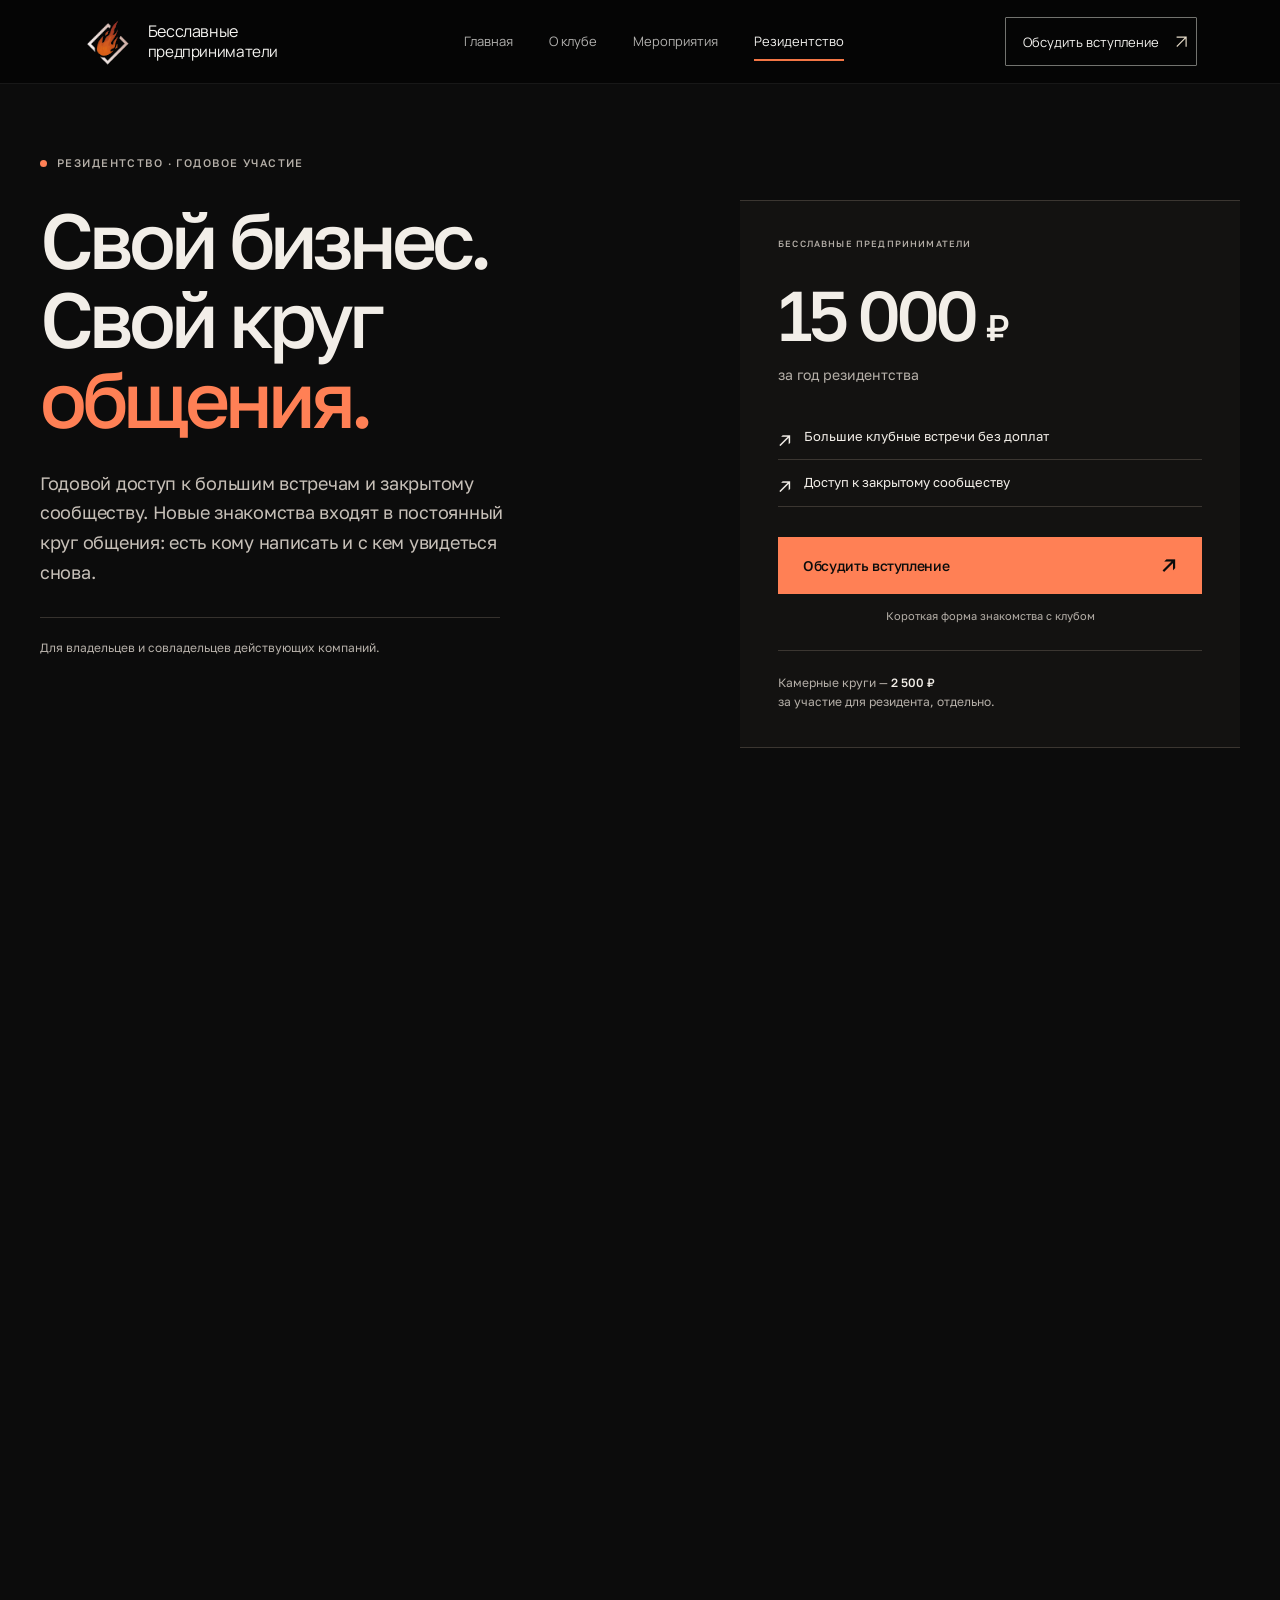
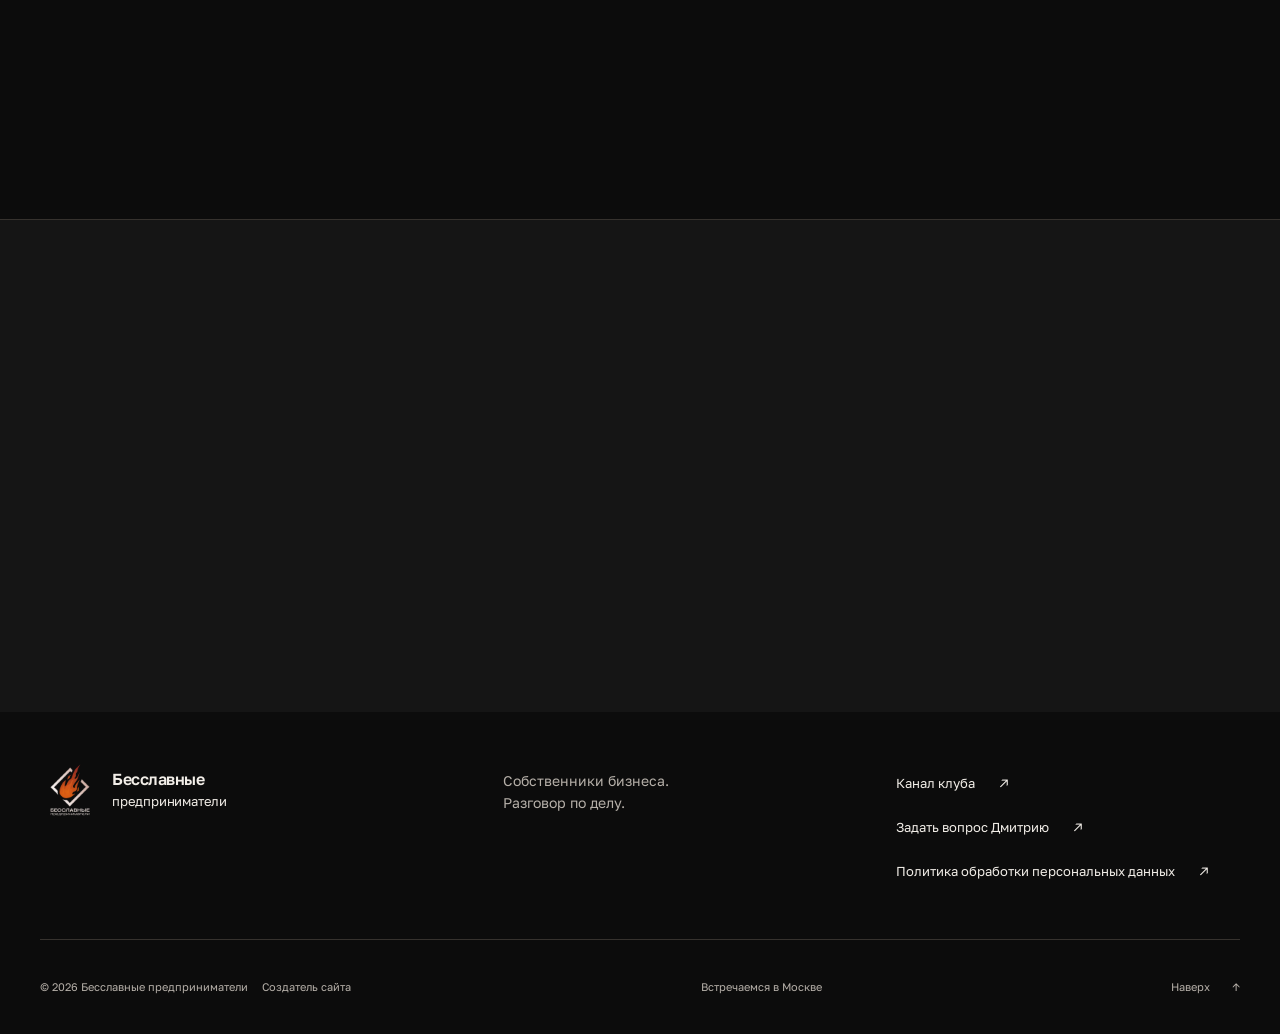
<file: residency.html>
<!DOCTYPE html>
<html lang="ru" id="top"><head>
<meta charset="utf-8"><meta name="viewport" content="width=device-width, initial-scale=1, viewport-fit=cover">
<meta name="theme-color" content="#050505">
<title>Резидентство в клубе «Бесславные предприниматели» — стоимость и условия</title>
<meta name="description" content="Годовое участие — 15 000 ₽. Большие встречи и закрытое сообщество включены. Камерные круги для резидентов — 2 500 ₽ за участие. Как вступить в клуб.">
<link rel="canonical" href="https://besslavnie.ru/residency.html">
<meta property="og:type" content="website"><meta property="og:locale" content="ru_RU">
<meta property="og:site_name" content="Бесславные предприниматели">
<meta property="og:title" content="Резидентство в клубе «Бесславные предприниматели» — стоимость и условия">
<meta property="og:description" content="Годовое участие — 15 000 ₽. Большие встречи и закрытое сообщество включены. Камерные круги для резидентов — 2 500 ₽ за участие. Как вступить в клуб.">
<meta property="og:url" content="https://besslavnie.ru/residency.html">
<meta property="og:image" content="https://besslavnie.ru/img/og-club.jpg">
<meta property="og:image:width" content="1200"><meta property="og:image:height" content="630">
<meta property="og:image:alt" content="Камерный круг клуба «Бесславные предприниматели» в Москве">
<meta name="twitter:card" content="summary_large_image">
<link rel="icon" href="img/favicon.ico" sizes="64x64"><link rel="apple-touch-icon" href="img/apple-touch-icon.png">
<link rel="preload" as="font" href="fonts/golos-text.ttf" type="font/ttf" crossorigin>
<link rel="stylesheet" href="assets/site.css">
<script type="application/ld+json">{"@context":"https://schema.org","@type":"Organization","name":"Бесславные предприниматели","sameAs":["https://t.me/besslavnieclub","https://t.me/besslavnie_biznes_bot"],"url":"https://besslavnie.ru/","logo":"https://besslavnie.ru/img/club-logo.jpg"}</script>
<script src="assets/motion.js" defer></script>
<script src="assets/lead.js" defer></script>
<script src="assets/site.js" defer></script>
</head><body data-page="residency">
<svg class="entry-svg-definitions" xmlns="http://www.w3.org/2000/svg" aria-hidden="true">
    <defs>
      <image id="original-logo" width="640" height="640" href="img/club-logo.jpg"></image>
      <clipPath id="mark-only"><rect x="102" y="38" width="436" height="462"></rect></clipPath>
      <filter id="logo-background-key" color-interpolation-filters="sRGB" x="-5%" y="-5%" width="110%" height="110%">
        <feColorMatrix in="SourceGraphic" type="matrix" values="0 0 0 0 1 0 0 0 0 1 0 0 0 0 1 .3333 .3333 .3333 0 0" result="logo-luma"></feColorMatrix>
        <feComponentTransfer in="logo-luma" result="logo-alpha"><feFuncA type="linear" slope="20" intercept="-1.4"></feFuncA></feComponentTransfer>
        <feComposite in="SourceGraphic" in2="logo-alpha" operator="in"></feComposite>
      </filter>
      <g id="original-mark" clip-path="url(#mark-only)" filter="url(#logo-background-key)"><use href="#original-logo"></use></g>
      
      
      <symbol id="arrow-right" viewBox="0 0 24 24"><path d="M4 12h15M13 5l7 7-7 7"></path></symbol>
      <symbol id="arrow-diagonal" viewBox="0 0 24 24"><path d="M5 19 19 5M5 5h14v14"></path></symbol>
    </defs>
  </svg><noscript><nav class="nojs-nav" aria-label="Разделы сайта"><a href="index.html">Главная</a><a href="about.html">О клубе</a><a href="events.html">Мероприятия</a><a href="residency.html">Резидентство</a></nav></noscript>
<a class="skip-link" href="#main">Перейти к содержанию</a>
<header class="entry-site-header">
    <a class="entry-brand" href="index.html" aria-label="Бесславные предприниматели — главная">
      <svg class="entry-brand-mark" viewBox="100 36 438 466" aria-hidden="true"><use href="#original-mark"></use></svg>
      <span class="entry-brand-name"><span>Бесславные</span><span>предприниматели</span></span>
    </a>
    <nav class="entry-desktop-nav" aria-label="Главная навигация">
      <a href="index.html">Главная</a>
      <a href="about.html">О клубе</a>
      <a href="events.html">Мероприятия</a>
      <a href="residency.html" aria-current="page">Резидентство</a>
    </nav>
    <a class="entry-header-cta" href="https://t.me/sukhov_dm" data-placement="header" role="button" aria-haspopup="dialog" aria-controls="lead-dialog" data-lead-open="" data-lead-source="header" data-track="lead_open"><span>Обсудить вступление</span><svg class="entry-arrow" aria-hidden="true"><use href="#arrow-diagonal"></use></svg></a>
    <button class="entry-menu-toggle" type="button" aria-label="Открыть меню" aria-controls="mobile-navigation" aria-expanded="false"><span></span><span></span><span></span></button>
    <nav class="entry-mobile-nav" id="mobile-navigation" aria-label="Мобильная навигация" hidden="">
      <a href="index.html">Главная</a><a href="about.html">О клубе</a><a href="events.html">Мероприятия</a><a href="residency.html" aria-current="page">Резидентство</a><a href="https://t.me/sukhov_dm" data-placement="mobile-menu" role="button" aria-haspopup="dialog" aria-controls="lead-dialog" data-lead-open="" data-lead-source="mobile-menu" data-track="lead_open">Обсудить вступление ↗</a>
    </nav>
  </header><div class="entry-header-spacer" aria-hidden="true"></div>

<main id="main" class="page-change-in">
  <section class="container page-hero residency-hero" aria-labelledby="residency-title"><p class="eyebrow" data-aos="fade-up"><span class="accent-dot"></span> Резидентство · годовое участие</p><div class="residency-hero-grid"><div data-aos="fade-up"><h1 id="residency-title">Свой бизнес.<br>Свой круг<br><em>общения.</em></h1><p class="hero-description">Годовой доступ к большим встречам и закрытому сообществу. Новые знакомства входят в постоянный круг общения: есть кому написать и с кем увидеться снова.</p><p class="residency-audience">Для владельцев и совладельцев действующих компаний.</p></div><div class="membership-card" data-aos="fade-up"><span class="eyebrow dark-eyebrow">Бесславные предприниматели</span><div class="membership-price">15&nbsp;000 <span>₽</span></div><p class="membership-period">за год резидентства</p><ul class="included-list"><li>Большие клубные встречи без доплат</li><li>Доступ к закрытому сообществу</li></ul><a class="button button-dark" href="https://t.me/sukhov_dm" data-track="lead_open" data-placement="residency-hero" role="button" aria-haspopup="dialog" aria-controls="lead-dialog" data-lead-open="" data-lead-source="residency">Обсудить вступление <span aria-hidden="true">↗</span></a><p class="button-hint">Короткая форма знакомства с клубом</p><p class="membership-extra">Камерные круги — <strong>2&nbsp;500 ₽</strong><br>за участие для резидента, отдельно.</p></div></div></section><section class="fit-section container residency-continuity" aria-labelledby="fit-title"><figure class="residency-photo" data-aos="fade-up"><img src="img/roundtable-listening-1280.webp" srcset="img/roundtable-listening-640.webp 640w, img/roundtable-listening-1280.webp 1280w" sizes="(max-width: 760px) calc(100vw - 40px), 90vw" width="1280" height="854" loading="lazy" alt="Участники слушают обсуждение на камерном круге 8 октября" decoding="async"><figcaption>Внимание к чужому вопросу — часть разговора.<br>Камерный круг · 8 октября 2026 · Фото: Виталий Кулешов</figcaption></figure><div class="fit-copy" data-aos="fade-up"><p class="eyebrow">Участие в течение года</p><h2 id="fit-title">Знакомства,<br>которые не обнуляются.</h2><ol class="continuity-path"><li><span>01</span><div><strong>Большие встречи</strong><p>Приходите с новыми задачами и встречаете предпринимателей, с которыми уже знакомы.</p></div></li><li><span>02</span><div><strong>Общение между событиями</strong><p>Закрытое сообщество в Telegram сохраняет контакт между очными встречами.</p></div></li><li><span>03</span><div><strong>Взаимный вклад</strong><p>Чужой опыт полезен вам. Ваша практика и рекомендации — другому участнику.</p></div></li></ol><h3>Когда лучше выбрать другой формат</h3><p class="muted">Если вам нужны обучающий курс, личный наставник или площадка исключительно для продажи своих услуг. Длинные самопрезентации и продажи в лоб здесь не поддерживают.</p><a class="text-link" href="https://t.me/sukhov_dm" target="_blank" rel="noopener" data-track="founder_click" data-placement="residency-fit">Сомневаетесь? Спросите Дмитрия <span aria-hidden="true">↗</span></a></div></section>
  <section class="section container" aria-labelledby="included-title"><div class="section-heading" data-aos="fade-up"><div><p class="eyebrow">Условия без мелкого шрифта</p><h2 id="included-title">Что входит.<br>Что оплачивается отдельно.</h2></div><p class="heading-aside">Встречи дают повод увидеться снова, закрытое сообщество — поддерживать контакт между ними. У отдельных форматов свои условия.</p></div><div class="benefits-table"><div class="benefit-row" data-aos="fade-up"><div><h3>Большие клубные встречи</h3><p>Новые знакомства и обсуждения с собственниками. Даты и программа — в анонсах.</p></div><span class="benefit-status">Включено в резидентство</span></div><div class="benefit-row" data-aos="fade-up"><div><h3>Закрытое сообщество</h3><p>Общение и взаимодействие участников в Telegram между очными встречами.</p></div><span class="benefit-status">Включено в резидентство</span></div><div class="benefit-row" data-aos="fade-up"><div><h3>Камерные круги</h3><p>Небольшой состав и обсуждение бизнес-запросов. Подробная программа — для каждой встречи.</p></div><span class="benefit-price">2&nbsp;500 ₽<small>за участие для резидента</small></span></div><div class="benefit-row" data-aos="fade-up"><div><h3>Тематические и неформальные события</h3><p>Программа и стоимость зависят от выбранного мероприятия.</p></div><span class="benefit-neutral">По условиям события</span></div></div></section>
  <section class="section paper-section" aria-labelledby="choice-title"><div class="container"><div class="section-heading" data-aos="fade-up"><div><p class="eyebrow dark-eyebrow">Два способа начать</p><h2 id="choice-title">Познакомиться на встрече.<br>Или сразу обсудить клуб.</h2></div></div><div class="choice-grid"><article data-aos="fade-up"><span class="choice-index">01 / Сначала посмотреть</span><h3>Гостевое участие</h3><p>Чтобы увидеть людей и почувствовать формат лично, выберите встречу с гостевым участием. Решение о клубе можно принять после знакомства.</p><ul><li>Заявка на конкретное событие</li><li>Подтверждение от организатора</li><li>Стоимость и условия — по анонсу встречи</li></ul><a class="button button-outline" href="events.html">Посмотреть встречи <span aria-hidden="true">↗</span></a></article><article data-aos="fade-up"><span class="choice-index">02 / Быть частью сообщества</span><h3>Годовое резидентство</h3><p>Для тех, кому важно оставаться внутри сообщества: участвовать в больших встречах и общаться с резидентами между ними.</p><ul><li>Большие клубные встречи без доплат</li><li>Закрытое сообщество в Telegram</li><li>Камерные круги по 2&nbsp;500 ₽ за участие</li></ul><a class="button button-dark" href="https://t.me/sukhov_dm" data-track="lead_open" data-placement="residency-choice" role="button" aria-haspopup="dialog" aria-controls="lead-dialog" data-lead-open="" data-lead-source="residency">Обсудить вступление <span aria-hidden="true">↗</span></a></article></div></div></section>
  <section class="section container join-section" aria-labelledby="join-title"><div data-aos="fade-up"><p class="eyebrow">Как присоединиться</p><h2 id="join-title">Начните<br>с разговора.</h2><a class="text-link" href="https://t.me/sukhov_dm" target="_blank" rel="noopener" data-track="founder_click" data-placement="residency-steps">Или задайте вопрос Дмитрию <span aria-hidden="true">↗</span></a></div><ol class="vertical-steps" data-aos="fade-up"><li><span>01</span><div><h3>Расскажите о себе</h3><p>Откройте короткую форму: имя, контакт и несколько слов о вашей ситуации.</p></div></li><li><span>02</span><div><h3>Обсудите своё участие</h3><p>Обсудите с организатором свой бизнес, ожидания, состав сообщества и условия участия.</p></div></li><li><span>03</span><div><h3>Оформите резидентство</h3><p>После согласования клуб направит дальнейшие шаги в Telegram. Там же вы получите информацию о доступе в закрытое сообщество и ближайших встречах.</p></div></li></ol></section>
  
  <section class="section container faq-section" aria-labelledby="residency-faq-title"><div data-aos="fade-up"><p class="eyebrow">Практические вопросы</p><h2 id="residency-faq-title">До вступления.</h2></div><div class="accordion" data-aos="fade-up"><details open=""><summary>Все мероприятия входят в 15&nbsp;000 ₽?<span class="details-mark" aria-hidden="true"></span></summary><div class="details-content"><p>В годовое резидентство входят большие клубные встречи и доступ к закрытому сообществу. Камерные круги для резидентов стоят 2&nbsp;500 ₽ за участие. Условия тематических, неформальных и специальных событий уточняются отдельно.</p></div></details><details><summary>Чем клуб отличается от разового нетворкинга?<span class="details-mark" aria-hidden="true"></span></summary><div class="details-content"><p>Встреча — возможность познакомиться. Резидентство нужно, если хотите продолжать общение: приходить на следующие большие встречи и оставаться внутри закрытого сообщества между ними.</p></div></details><details><summary>Кто рассматривает заявку?<span class="details-mark" aria-hidden="true"></span></summary><div class="details-content"><p>Организатор клуба. Для встреч с отбором он смотрит бизнес, вашу роль, опыт и актуальную задачу. Условия годового вступления обсудите отдельно — в том числе если вы инвестор или сомневаетесь, подходит ли ваша компания.</p></div></details><details><summary>Нужно ли сначала прийти на встречу?<span class="details-mark" aria-hidden="true"></span></summary><div class="details-content"><p>Вы можете сразу обсудить резидентство. Гостевой визит — отдельная возможность познакомиться с людьми и программой, если вам так удобнее принять решение.</p></div></details><details><summary>Как часто проходят встречи?<span class="details-mark" aria-hidden="true"></span></summary><div class="details-content"><p>Расписание и форматы публикуем в канале клуба. Посмотрите ближайшие даты перед вступлением, чтобы оценить, как участие впишется в ваш график.</p><a class="text-link" href="events.html">Открыть мероприятия <span aria-hidden="true">→</span></a></div></details><details><summary>Будет ли у меня возможность обсудить свой бизнес?<span class="details-mark" aria-hidden="true"></span></summary><div class="details-content"><p>В круговых форматах каждый представляет бизнес и запрос. Для подробного разбора выбирайте встречу с соответствующей программой; такие разборы могут быть предусмотрены для отдельных участников.</p></div></details><details><summary>Можно обратиться напрямую?<span class="details-mark" aria-hidden="true"></span></summary><div class="details-content"><p>Задайте вопрос Дмитрию Сухову напрямую в Telegram.</p><a class="text-link" href="https://t.me/sukhov_dm" target="_blank" rel="noopener" data-track="founder_click" data-placement="residency-faq">Написать Дмитрию <span aria-hidden="true">↗</span></a></div></details></div></section>
  <section class="closing section" aria-labelledby="closing-title">
  <div class="container closing-inner">
    <div data-aos="fade-up"><p class="eyebrow"><span class="accent-dot"></span> Следующий разговор — с вами</p><h2 id="closing-title">Знакомиться.<br>Возвращаться.<br>Быть на связи.</h2></div>
    <div class="closing-action" data-aos="fade-up"><p>Оставьте контакт и несколько слов о своём бизнесе. Либо задайте вопрос Дмитрию напрямую.</p><a class="button button-primary" href="https://t.me/sukhov_dm" data-track="lead_open" data-placement="closing" role="button" aria-haspopup="dialog" aria-controls="lead-dialog" data-lead-open="" data-lead-source="closing">Обсудить вступление <span aria-hidden="true">↗</span></a><p class="button-hint">Короткая форма знакомства с клубом</p><a class="text-link quiet" href="https://t.me/sukhov_dm" target="_blank" rel="noopener" data-track="founder_click" data-placement="closing">Задать вопрос Дмитрию <span aria-hidden="true">↗</span></a></div>
  </div>
</section>

</main>

<footer class="site-footer">
  <div class="container footer-top">
    <a class="brand" href="index.html" aria-label="Бесславные предприниматели — главная"><img src="img/club-logo.jpg" width="60" height="60" alt=""><span>Бесславные<span class="brand-second">предприниматели</span></span></a>
    <p>Собственники бизнеса.<br>Разговор по делу.</p>
    <div class="footer-links"><a href="https://t.me/besslavnieclub" target="_blank" rel="noopener">Канал клуба <span aria-hidden="true">↗</span></a><a href="https://t.me/sukhov_dm" target="_blank" rel="noopener" data-track="founder_click" data-placement="footer">Задать вопрос Дмитрию <span aria-hidden="true">↗</span></a><a href="privacy.html">Политика обработки персональных данных <span aria-hidden="true">↗</span></a></div>
  </div>
  <div class="container footer-bottom"><span>© 2026 Бесславные предприниматели<button type="button" class="site-credit" data-creator-open="" aria-haspopup="dialog" aria-controls="lead-dialog">Создатель сайта</button></span><span>Встречаемся в Москве</span><a href="#top">Наверх <span aria-hidden="true">↑</span></a></div>
</footer>




<dialog id="lead-dialog" class="lead-dialog" aria-labelledby="lead-title" aria-describedby="lead-description">
  <div class="lead-toolbar"><span class="lead-label">ЗАЯВКА В КЛУБ</span><button type="button" class="lead-close" data-lead-close="" aria-label="Закрыть форму"><svg viewBox="0 0 24 24" width="22" height="22" aria-hidden="true"><path d="m6 6 12 12M18 6 6 18" fill="none" stroke="currentColor" stroke-width="1.5"></path></svg></button></div>
  <div class="lead-scroll">
    <section data-lead-view="form">
      <h2 id="lead-title">Обсудить вступление</h2>
      <p id="lead-description" class="lead-description">Оставьте контакт и, если хотите, пару слов о себе. Мы свяжемся с вами и поймём, какой формат знакомства с клубом подойдёт.</p>
      <form id="club-lead-form" novalidate="">
        <input type="hidden" id="lead-source" name="source" value="">
        <div class="sr-only" aria-hidden="true"><label for="lead-website">Не заполняйте это поле</label><input id="lead-website" name="website" type="text" tabindex="-1" autocomplete="off"></div>
        <div class="lead-field"><label for="lead-name">Имя</label><input id="lead-name" name="name" type="text" autocomplete="given-name" placeholder="Как к вам обращаться" maxlength="80" required="" aria-describedby="lead-name-error"><p id="lead-name-error" class="lead-error" aria-live="polite"></p></div>
        <div class="lead-field"><label for="lead-contact">Telegram или телефон</label><input id="lead-contact" name="contact" type="text" autocomplete="off" autocapitalize="none" spellcheck="false" placeholder="@username или +7 900 000-00-00" maxlength="100" required="" aria-describedby="lead-contact-error"><p id="lead-contact-error" class="lead-error" aria-live="polite"></p></div>
        <div class="lead-field"><label for="lead-business-status">Вы уже предприниматель?</label><div class="lead-select-wrap"><select id="lead-business-status" name="business_status" required="" aria-describedby="lead-business-status-error"><option value="" disabled="" selected="">Выберите вариант</option><option value="operating">Да, есть действующий бизнес</option><option value="starting">Только начинаю / пока нет бизнеса</option><option value="other">Другое</option></select><svg viewBox="0 0 20 20" width="20" height="20" aria-hidden="true"><path d="m5 7 5 5 5-5" fill="none" stroke="currentColor" stroke-width="1.4"></path></svg></div><p id="lead-business-status-error" class="lead-error" aria-live="polite"></p></div>
        <div class="lead-field"><label for="lead-situation">Коротко о вашей текущей ситуации · необязательно</label><textarea id="lead-situation" name="situation" rows="2" maxlength="500" placeholder="Чем занимаетесь и что ищете в клубе — в 1–2 предложениях" aria-describedby="lead-situation-error"></textarea><p id="lead-situation-error" class="lead-error" aria-live="polite"></p></div>
        <input type="hidden" name="consent_version" value="2026-10-27.2">
        <div class="lead-field lead-consent"><label for="lead-consent"><input id="lead-consent" name="consent" type="checkbox" value="yes" required="" aria-describedby="lead-consent-error"><span>Я даю <a href="privacy.html#consent" target="_blank" rel="noopener">согласие на обработку персональных данных</a> и ознакомился с <a href="privacy.html" target="_blank" rel="noopener">Политикой обработки персональных данных</a>.</span></label><p id="lead-consent-error" class="lead-error" aria-live="polite"></p></div>
        <button type="submit" class="button button-primary lead-submit">Отправить заявку <span aria-hidden="true">↗</span></button>
        <p class="lead-footnote">Контакт нужен только для ответа на вашу заявку.<br><a href="privacy.html" target="_blank" rel="noopener">Политика обработки персональных данных</a></p>
      </form>
    </section>
    <section data-lead-view="success" class="lead-success" hidden="" aria-live="polite">
      <span class="lead-success-mark" aria-hidden="true">✓</span><h2 id="lead-success-title" tabindex="-1">Заявка отправлена</h2><p id="lead-success-description">Скоро с вами свяжутся.</p><button class="button button-primary" type="button" data-lead-close="">Закрыть <span aria-hidden="true">→</span></button>
    </section>
    <section data-lead-view="creator" class="lead-creator" hidden="">
      <div class="creator-identity"><img class="creator-photo" src="img/oleg-novozhenov.jpg" width="60" height="60" alt="Олег Новоженов"><div><h2 id="lead-creator-title" tabindex="-1">Олег Новоженов</h2><p class="creator-role">Сайты · UX · digital-упаковка</p></div></div>
      <p id="lead-creator-description" class="lead-description">Создаю сайты под бизнес-задачу — от структуры и подачи до интерфейса, форм и запуска. Не просто красиво, а чтобы сайт понятно объяснял ценность и вёл человека к действию.</p>
      <div class="creator-contacts"><a href="https://t.me/visuals_ai" target="_blank" rel="noopener"><span>Написать в Telegram</span><span>@visuals_ai ↗</span></a><a href="tel:+79210998465"><span>Телефон</span><span>+7 (921) 099-84-65</span></a></div>
    </section>
  </div>
</dialog>
</body></html>
</file>
<file: assets/site.css>
@font-face{font-family:Golos;src:url(../fonts/golos-text.ttf)format("truetype");font-style:normal;font-weight:400 900;font-display:swap}:root{--bg:#0c0c0c;--surface:#151515;--surface-2:#1d1c1b;--ink:#f2eee8;--muted:#b6b0a9;--line:#36322e;--accent:#ff8055;--paper:#131211;--paper-ink:#f2eee8;--paper-muted:#b6b0a9;--paper-line:#3b3631;--max:1280px;--gutter:40px;--header-height:98px;color-scheme:dark}*,*::before,*::after{box-sizing:border-box}html{scroll-behavior:smooth;scroll-padding-top:120px}body{margin:0;background:var(--bg);color:var(--ink);font-family:Golos,Arial,sans-serif;font-size:16px;line-height:1.6;-webkit-font-smoothing:antialiased}body.dialog-open{overflow:hidden}::selection{background:var(--accent);color:var(--bg)}img{max-width:100%;height:auto;display:block}button,input,textarea,select{font:inherit}button,a{-webkit-tap-highlight-color:transparent}button{cursor:pointer}a{color:inherit;text-decoration:none}button{color:inherit}button:disabled{cursor:default}a:focus-visible,button:focus-visible,summary:focus-visible{outline:3px solid var(--accent);outline-offset:5px}[hidden]{display:none!important}figure,p,h1,h2,h3,ul,ol{margin:0}h1,h2,h3{font-weight:500;line-height:1.08;letter-spacing:-.045em;text-wrap:balance}h1{font-size:clamp(58px,6.3vw,94px);letter-spacing:-.065em;line-height:1.02}h1 em{font-style:normal;color:var(--accent)}h2{font-size:clamp(34px,3.8vw,56px);line-height:1.1}h3{font-size:26px;line-height:1.22}p{max-width:70ch}p+p{margin-top:20px}.container{width:calc(100% - var(--gutter)*2);max-width:var(--max);margin-inline:auto}.section{padding-block:112px}.eyebrow{display:flex;align-items:center;gap:10px;color:var(--muted);font-size:11px;font-weight:500;text-transform:uppercase;letter-spacing:.13em;line-height:1.6;margin-bottom:28px}.accent-dot{display:inline-block;flex:0 0 auto;width:7px;height:7px;background:var(--accent);border-radius:50%}.muted,.small-note,.button-hint,.image-caption{color:var(--muted)}.small-note,.button-hint,.image-caption{font-size:13px;line-height:1.6}.button-hint{margin-top:13px}.lead{font-size:22px;line-height:1.5;letter-spacing:-.025em}.section-intro{font-size:20px;line-height:1.6;letter-spacing:-.02em;margin-top:28px}.visually-hidden{position:absolute;width:1px;height:1px;padding:0;margin:-1px;overflow:hidden;clip:rect(0,0,0,0);white-space:nowrap;border:0}.skip-link{position:fixed;left:20px;top:16px;z-index:1000;padding:12px 22px;background:var(--accent);color:var(--bg);transform:translateY(-180%)}.skip-link:focus{transform:translateY(0)}.button{display:inline-flex;align-items:center;justify-content:center;gap:22px;padding:17px 24px;min-height:56px;border:1px solid transparent;font-size:14px;font-weight:500;line-height:1.4;letter-spacing:-.025em;transition:background .18s,color .18s,border-color .18s;position:relative;text-align:center}.button span[aria-hidden]{font-size:21px;line-height:1}.button-primary{background:var(--accent);color:#0c0c0c}.button-primary:hover{background:#ff9775}.button-outline{border-color:#69615a;background:transparent}.button-outline:hover{background:var(--ink);border-color:var(--ink);color:var(--bg)}.button-dark{background:var(--accent);color:var(--bg)}.button-dark:hover{background:#ff9775}.text-link{display:inline-flex;align-items:center;gap:26px;min-height:44px;font-size:14px;line-height:1.4;padding-block:9px;border-bottom:1px solid currentColor;font-weight:500;transition:color .18s}.text-link:hover{color:var(--accent)}.text-link span[aria-hidden]{font-size:20px}.text-link.quiet{border-bottom-color:var(--line);color:var(--muted)}.text-link.quiet:hover{color:var(--ink)}.site-header{height:var(--header-height);border-bottom:1px solid var(--line);position:sticky;top:0;z-index:30;background:var(--bg)}.brand{display:inline-flex;align-items:center;gap:12px;flex:0 0 auto;line-height:1.24;font-weight:600;font-size:16px;letter-spacing:-.03em;min-height:60px}.brand img{width:60px;height:60px;object-fit:contain;flex:0 0 auto}.brand-second{display:block;font-size:13px;font-weight:400;letter-spacing:-.015em;margin-top:3px}.menu-toggle{background:none;border:1px solid var(--line);padding:10px 14px;min-height:46px;display:none;align-items:center;gap:14px;font-size:13px}.hero-description{font-size:18px;line-height:1.65;letter-spacing:-.015em;color:#c6bfb7;max-width:470px}.sector-strip{border-block:1px solid var(--line)}.sector-strip>.container{display:flex;justify-content:space-between;align-items:center;gap:24px;padding-block:26px}.sector-strip span{font-size:12px;color:var(--muted);white-space:nowrap}.sector-strip p{font-size:13px;color:#cdc6bd;line-height:1.8;text-align:right}.sector-strip i{font-style:normal;color:#8e8176;margin-inline:10px}.section-heading{display:flex;justify-content:space-between;align-items:flex-end;gap:56px;margin-bottom:48px}.section-heading>.text-link{flex-shrink:0;margin-bottom:4px}.heading-aside{max-width:340px;color:var(--muted);font-size:15px;line-height:1.65;flex:0 1 340px}.heading-aside .text-link{margin-top:20px;color:var(--ink)}.people-grid{display:grid;grid-template-columns:1.55fr .8fr .6fr;gap:20px;align-items:stretch}.photo-link{position:relative;display:block;overflow:hidden}.photo-link img{width:100%;height:100%;object-fit:cover;transition:transform .7s cubic-bezier(.2,.8,.2,1)}.photo-link:hover img{transform:scale(1.035)}.photo-link:focus-visible{outline-offset:4px;z-index:1}.photo-zoom{position:absolute;right:12px;bottom:12px;display:grid;place-items:center;width:38px;height:38px;background:var(--bg);color:var(--ink);font-size:22px}.photo-wide{aspect-ratio:1.25}.people-note{display:flex;flex-direction:column;justify-content:flex-end;padding:28px 0 20px 16px}.people-note p{font-size:14px;line-height:1.7;max-width:220px}.people-note .small-note{margin-top:24px;font-size:10px}.image-caption{margin-top:18px;font-size:11px}.need-section{background:var(--surface)}.two-column{display:grid;grid-template-columns:1fr 1fr;gap:100px}.need-section .section-intro{font-size:15px;margin-top:28px;margin-bottom:12px}.accordion{border-top:1px solid var(--line)}.accordion details{border-bottom:1px solid var(--line)}.accordion summary{list-style:none;display:flex;align-items:center;justify-content:space-between;gap:28px;cursor:pointer;min-height:83px;padding-block:24px;font-size:18px;font-weight:500;line-height:1.5;letter-spacing:-.025em}.accordion summary::-webkit-details-marker{display:none}.accordion summary>span:first-child{display:flex;align-items:flex-start;gap:18px}.accordion summary small{font-size:11px;color:var(--accent);letter-spacing:0;margin-top:5px}.details-mark{flex:0 0 auto;display:block;width:18px;height:18px;position:relative}.details-mark::before,.details-mark::after{content:"";position:absolute;background:var(--muted);width:15px;height:1px;left:1px;top:8px}.details-mark::after{transform:rotate(90deg)}details[open] .details-mark::after{transform:rotate(0)}.details-content{padding:0 40px 28px 0;color:var(--muted);font-size:15px;line-height:1.75}.details-content .text-link{margin-top:15px;color:var(--ink)}.paper-section,.mechanism-section,.pricing-section{background:var(--paper);color:var(--paper-ink);color-scheme:dark}.paper-section .eyebrow,.dark-eyebrow{color:var(--paper-muted)}.paper-section .heading-aside,.mechanism-section .heading-aside{color:var(--paper-muted)}.paper-section .text-link:hover,.pricing-section .text-link:hover{color:var(--accent)}.paper-section a:focus-visible,.paper-section button:focus-visible,.pricing-section a:focus-visible{outline-color:var(--accent)}.event-description :is(h2,h3){font-size:37px;max-width:620px;margin-bottom:22px}.event-description>p:not(.eyebrow){font-size:15px;color:var(--muted)}.event-fallback :is(h2,h3){font-size:40px;margin-bottom:22px}.event-fallback p:not(.eyebrow){color:var(--muted);margin-bottom:28px}.pricing-grid{display:grid;grid-template-columns:1.1fr 1fr;gap:100px}.pricing-grid .section-intro{max-width:420px;color:var(--paper-muted);font-size:17px;margin-bottom:28px}.price{font-size:73px;letter-spacing:-.07em;line-height:1.1;font-weight:500;margin-bottom:34px}.price>span{font-size:25px;letter-spacing:-.05em;white-space:nowrap}.included-list{list-style:none;padding:0}.included-list li{padding:14px 0 14px 26px;border-bottom:1px solid var(--paper-line);position:relative;font-size:15px;line-height:1.5}.included-list li::before{content:"↗";position:absolute;left:0;top:13px;font-size:18px}.price-extra{margin-top:28px;display:flex;flex-direction:column;gap:9px;font-size:13px}.price-extra strong{font-size:27px;font-weight:500;letter-spacing:-.035em}.price-extra strong>span{font-size:13px;font-weight:400;letter-spacing:0}.price-summary>.small-note{margin-top:22px;color:var(--paper-muted);font-size:12px}.faq-section{display:grid;grid-template-columns:.85fr 1.15fr;gap:90px}.closing{border-top:1px solid var(--line);background:var(--surface)}.closing-inner{display:grid;grid-template-columns:1.3fr 1fr;gap:80px;align-items:center}.closing h2{font-size:clamp(44px,5vw,72px);letter-spacing:-.055em}.closing-action>p:first-child{max-width:340px;margin-bottom:28px;color:var(--muted)}.closing-action .text-link{margin-top:25px;font-size:12px}.site-footer{padding-top:48px}.footer-top{display:grid;grid-template-columns:1.2fr 1fr 1fr;gap:50px;align-items:start;padding-bottom:45px}.footer-top>p{font-size:14px;color:var(--muted);padding-top:10px}.footer-links{display:flex;flex-direction:column;align-items:flex-start;padding-top:2px}.footer-links a{display:flex;justify-content:space-between;align-items:center;gap:24px;font-size:13px;min-height:44px}.footer-links a:hover{color:var(--accent)}.footer-bottom{border-top:1px solid var(--line);padding-block:25px;display:flex;align-items:center;justify-content:space-between;gap:20px;font-size:11px;color:var(--muted)}.footer-bottom a{display:flex;gap:22px;align-items:center;min-height:44px}.page-hero{padding-top:70px;padding-bottom:70px}.page-hero-grid{display:grid;grid-template-columns:1.3fr 1fr;gap:80px;align-items:end}.page-hero h1{font-size:clamp(58px,6.1vw,88px)}.page-hero-aside{padding-bottom:8px;max-width:420px}.page-hero-aside>p{font-size:20px;letter-spacing:-.025em;line-height:1.6}.page-hero-aside>.muted{font-size:15px;letter-spacing:0}.page-hero-aside .text-link{margin-top:20px}.wide-figure{margin-top:70px}.wide-figure>img{width:100%;height:auto;aspect-ratio:2.15;object-fit:cover;object-position:center 58%}.wide-figure figcaption,.residency-photo figcaption{font-size:11px;color:var(--muted);margin-top:15px}.audience-section{padding-top:45px}.audience-section .section-intro{font-size:16px;color:var(--muted);max-width:330px}.sector-list{list-style:none;padding:28px 0 0;display:grid;grid-template-columns:1fr 1fr;gap:0 24px}.sector-list li{padding-block:13px;border-top:1px solid var(--line);font-size:13px}.guest-list{display:grid;grid-template-columns:1fr 1fr;gap:0 56px}.guest-list article{border-top:1px solid var(--paper-line);padding-block:28px 36px}.guest-role{font-size:10px;text-transform:uppercase;letter-spacing:.09em;color:var(--paper-muted)}.guest-list h3{font-size:29px;margin-top:22px;margin-bottom:15px}.guest-list p{font-size:14px;color:var(--paper-muted);max-width:400px}.section-bottom{display:flex;justify-content:space-between;align-items:center;gap:40px;border-top:1px solid var(--paper-line);padding-top:20px}.section-bottom .small-note{color:var(--paper-muted);max-width:550px;font-size:11px}.section-bottom .text-link{font-size:12px;flex-shrink:0}.principles{display:grid;grid-template-columns:repeat(4,1fr);gap:34px}.principles article{border-top:1px solid var(--line);padding-top:25px}.principles article>span{font-size:12px;color:var(--accent)}.principles h3{font-size:23px;margin-top:35px;margin-bottom:18px}.principles p{font-size:14px;color:var(--muted)}.community-section{background:var(--surface)}.community-grid{display:grid;grid-template-columns:1fr 1fr;gap:80px;align-items:center}.community-copy>p:not(.eyebrow){margin-top:25px;font-size:16px}.community-copy .text-link{margin-top:30px}.founder-section{display:grid;grid-template-columns:1fr 1fr;gap:100px;align-items:center}.founder-section .lead{font-size:20px;margin-bottom:30px}.events-hero{padding-bottom:65px}.format-list{border-top:1px solid var(--line)}.format-list article{display:grid;grid-template-columns:50px 1fr 230px;gap:30px;padding-block:32px;border-bottom:1px solid var(--line);align-items:start}.format-number{color:var(--accent);font-size:12px;padding-top:6px}.format-list h3{font-size:28px;margin-bottom:18px}.format-list p{color:var(--muted);font-size:14px;max-width:600px}.format-label{justify-self:end;font-size:11px;border:1px solid var(--line);padding:7px 12px;white-space:nowrap}.format-bottom{display:flex;justify-content:space-between;align-items:center;gap:60px;margin-top:30px}.format-bottom p{font-size:13px;color:var(--muted)}.format-bottom strong{font-weight:500;color:var(--ink)}.format-bottom .text-link{font-size:12px;flex-shrink:0}.archive-filters{display:flex;flex-wrap:wrap;gap:5px}.archive-filters button{border:1px solid var(--paper-line);background:transparent;padding:11px 14px;font-size:11px;color:var(--paper-ink);min-height:44px}.archive-filters button[aria-pressed="true"]{background:var(--bg);color:var(--ink);border-color:var(--bg)}.archive-filters button:hover{border-color:var(--paper-ink)}.archive-grid{display:grid;grid-template-columns:1fr 1fr;gap:40px}.archive-copy h3{font-size:36px;margin-bottom:20px}.archive-copy>p:not(.eyebrow){font-size:14px;color:var(--paper-muted)}.archive-copy .text-link{margin-top:22px}.archive-text{display:flex;gap:28px;padding-block:25px 35px;border-bottom:1px solid var(--paper-line)}.archive-text time{display:flex;flex-direction:column;font-size:30px;font-weight:500;letter-spacing:-.05em;white-space:nowrap;line-height:1.2}.archive-text time>span{font-size:11px;letter-spacing:.08em;margin-top:12px;color:var(--paper-muted)}.archive-text .eyebrow{font-size:9px;margin-bottom:16px}.archive-text h3{font-size:24px;margin-bottom:17px}.archive-text p:not(.eyebrow){font-size:13px;color:var(--paper-muted)}.archive-text .text-link{font-size:11px;margin-top:20px}.archive-credit{font-size:11px;color:var(--paper-muted);margin-top:32px}.archive-credit a{text-decoration:underline;text-underline-offset:3px;display:inline-block;padding-block:12px}.guest-route,.join-section{display:grid;grid-template-columns:1fr 1.1fr;gap:100px}.guest-route .muted{margin-top:25px;max-width:350px;font-size:14px}.vertical-steps{list-style:none;padding:0}.vertical-steps li{display:flex;gap:25px;padding:27px 0;border-top:1px solid var(--line)}.vertical-steps li>span{font-size:12px;color:var(--accent);padding-top:5px}.vertical-steps h3{font-size:24px;margin-bottom:15px}.vertical-steps p{font-size:14px;color:var(--muted)}.residency-hero-grid{display:grid;grid-template-columns:1.2fr 1fr;gap:100px;align-items:start}.residency-hero h1{margin-bottom:30px}.residency-audience{color:var(--muted);font-size:12px;border-top:1px solid var(--line);margin-top:30px;padding-top:20px;max-width:460px}.membership-card{padding:36px 38px;background:var(--paper);color:var(--paper-ink);color-scheme:dark}.membership-card .eyebrow{font-size:9px;margin-bottom:28px}.membership-price{font-size:clamp(60px,5.5vw,83px);line-height:1;letter-spacing:-.075em;font-weight:500;white-space:nowrap}.membership-price>span{font-size:37px}.membership-period{font-size:14px;color:var(--paper-muted);margin-top:14px;margin-bottom:28px}.membership-card .included-list li{font-size:13px;padding-block:13px}.membership-card>.button{margin-top:30px;width:100%;font-size:14px;justify-content:space-between}.membership-card>.button-hint{text-align:center;font-size:11px;color:var(--paper-muted)}.membership-extra{font-size:12px;color:var(--paper-muted);border-top:1px solid var(--paper-line);padding-top:22px;margin-top:25px}.membership-extra strong{font-weight:500;color:var(--paper-ink)}.benefits-table{border-top:1px solid var(--line)}.benefit-row{display:grid;grid-template-columns:1.6fr 1fr;gap:50px;align-items:center;padding-block:32px;border-bottom:1px solid var(--line)}.benefit-row h3{font-size:23px;margin-bottom:12px}.benefit-row p{font-size:14px;color:var(--muted);max-width:620px}.benefit-row>span{justify-self:end;text-align:right}.benefit-status{font-size:13px;color:#d3bda8}.benefit-status::before{content:"↗";margin-right:12px}.benefit-price{font-size:29px;font-weight:500;letter-spacing:-.035em}.benefit-price small{display:block;font-size:12px;color:var(--muted);font-weight:400;letter-spacing:0;margin-top:4px}.benefit-neutral{color:var(--muted);font-size:13px}.choice-grid{display:grid;grid-template-columns:1fr 1fr;gap:80px}.choice-grid article{padding-top:28px;border-top:1px solid var(--paper-line)}.choice-index{font-size:10px;color:var(--paper-muted);text-transform:uppercase;letter-spacing:.08em}.choice-grid h3{font-size:33px;margin-top:28px;margin-bottom:20px}.choice-grid p{color:var(--paper-muted);font-size:15px;max-width:440px}.choice-grid ul{list-style:none;padding:24px 0 28px}.choice-grid li{position:relative;padding-left:20px;color:var(--paper-muted);font-size:13px;line-height:1.7;margin-bottom:10px}.choice-grid li::before{content:"·";position:absolute;left:0;font-size:20px;line-height:1}.paper-section .button-outline{border-color:var(--paper-ink)}.paper-section .button-outline:hover{background:var(--paper-ink);color:var(--paper)}.join-section .text-link{margin-top:24px;font-size:13px}.residency-photo img{width:100%;aspect-ratio:2.4;object-fit:cover;object-position:center 42%}.lightbox{padding:0;border:1px solid var(--line);background:var(--bg);color:var(--ink);width:min(1100px,calc(100% - 40px));max-height:calc(100dvh - 40px);overflow:auto}.lightbox::backdrop{background:rgba(5,5,5,.95)}.lightbox-top{display:flex;align-items:center;justify-content:space-between;gap:20px;padding:7px 14px;font-size:12px;color:var(--muted)}.lightbox-image-wrap{display:flex;justify-content:center;background:#080808}.lightbox-image{width:100%;height:min(68dvh,750px);object-fit:contain}.lightbox-bottom{display:flex;justify-content:space-between;align-items:center;gap:20px;padding:14px 20px}.lightbox-caption{font-size:12px;color:var(--muted)}.lightbox-arrows{display:flex;gap:8px;flex-shrink:0}.icon-button{display:grid;place-items:center;background:none;border:1px solid var(--line);width:44px;height:44px;font-size:20px;line-height:1}.icon-button:hover{background:var(--surface-2)}@media (min-width:1600px){}@media (max-width:1150px){:root{--gutter:32px}.brand{font-size:14px}.brand-second{font-size:11px}.brand img{width:52px;height:52px}.two-column,.pricing-grid,.community-grid,.founder-section,.guest-route,.join-section,.residency-hero-grid{gap:60px}.section-heading{gap:35px}.heading-aside{max-width:300px;flex-basis:300px}.people-grid{grid-template-columns:1.5fr .9fr .65fr;gap:16px}.people-note{padding-left:4px}.event-description :is(h2,h3){font-size:32px}.price{font-size:60px}.price>span{font-size:22px}.faq-section{gap:60px}.page-hero-grid{gap:60px}.principles{gap:26px}.format-list article{grid-template-columns:30px 1fr 200px;gap:24px}.archive-filters button{font-size:10px;padding-inline:10px}.membership-card{padding:30px}.residency-hero-grid{grid-template-columns:1.1fr 1fr}}@media (max-width:1020px){:root{--header-height:86px}.brand{font-size:15px}.brand-second{font-size:12px}.site-header{height:auto;min-height:var(--header-height)}.js .site-header{height:var(--header-height)}.js .menu-toggle{display:inline-flex}.hero-description{font-size:16px}.sector-strip>.container{align-items:flex-start;flex-direction:column;gap:8px}.sector-strip p{text-align:left}.section{padding-block:85px}.section-heading h2{font-size:39px}.heading-aside{flex-basis:275px;max-width:275px;font-size:14px}.people-grid{grid-template-columns:1.5fr 1fr}.people-note{grid-column:1/-1;flex-direction:row;gap:25px;align-items:center;justify-content:flex-start;padding:10px 0 0}.people-note p{max-width:280px}.people-note .small-note{margin:0 0 0 auto}.people-note br{display:none}.image-caption{font-size:10px}.two-column{gap:45px}.principles{grid-template-columns:1fr 1fr;gap:42px}.event-description :is(h2,h3){font-size:30px}.pricing-grid{gap:45px}.pricing-grid h2{font-size:38px}.price{font-size:55px}.price>span{font-size:20px}.faq-section{grid-template-columns:.8fr 1.2fr;gap:40px}.accordion summary{font-size:17px}.closing-inner{gap:40px}.closing h2{font-size:48px}.closing-action>p:first-child{font-size:14px}.footer-top{gap:28px;grid-template-columns:1.25fr .8fr 1fr}.page-hero{padding-top:50px}.page-hero-grid{gap:40px;grid-template-columns:1.15fr 1fr}.page-hero h1{font-size:64px}.page-hero-aside>p{font-size:17px}.page-hero-aside>.muted{font-size:14px}.wide-figure{margin-top:48px}.guest-list{gap:0 40px}.section-bottom{align-items:flex-start;gap:20px}.section-bottom .small-note{max-width:350px}.section-bottom .text-link{font-size:11px}.community-grid{gap:40px}.community-copy h2{font-size:37px}.community-copy>p:not(.eyebrow){font-size:14px}.founder-section{gap:50px}.founder-section .lead{font-size:17px}.format-list article{grid-template-columns:25px 1fr;gap:25px}.format-label{grid-column:2;justify-self:start}.format-bottom{gap:30px}.format-bottom p{font-size:12px}.format-bottom .text-link{font-size:11px}.archive-copy h3{font-size:28px}.archive-text{gap:20px}.archive-grid{gap:25px}.archive-text time{font-size:25px}.guest-route,.join-section{gap:55px}.residency-hero-grid{gap:40px}.membership-card{padding:28px}.membership-price{font-size:62px}.membership-card>.button{font-size:12px;padding-inline:15px}.choice-grid{gap:45px}.choice-grid h3{font-size:28px}.benefit-row{gap:35px}}@media (max-width:760px){:root{--gutter:20px;--header-height:78px}html{scroll-padding-top:100px}body{font-size:16px}.brand{gap:8px;font-size:14px;min-height:52px}.brand-second{font-size:11px}.brand img{width:50px;height:50px}.menu-toggle{font-size:12px;padding:9px 11px;gap:10px}h1{font-size:58px}h2{font-size:37px}h3{font-size:25px}.eyebrow{font-size:10px;letter-spacing:.1em;margin-bottom:23px}.section{padding-block:68px}.section-intro{font-size:18px;margin-top:22px}.hero-description{font-size:16px;line-height:1.65;max-width:520px}.sector-strip>.container{padding-block:23px;gap:10px}.sector-strip span{font-size:11px}.sector-strip p{font-size:11px;line-height:2}.sector-strip i{margin-inline:5px}.section-heading{display:block;margin-bottom:30px}.section-heading h2{font-size:37px}.heading-aside{max-width:500px;font-size:15px;margin-top:25px}.heading-aside .text-link{margin-top:14px}.section-heading>.text-link{margin-top:20px;font-size:12px}.text-link{font-size:13px;gap:20px}.people-grid{gap:12px;grid-template-columns:1.25fr .85fr}.photo-wide{aspect-ratio:.84}.photo-wide img{object-position:58%center}.people-note{gap:22px;margin-top:12px;align-items:flex-start}.people-note p{font-size:13px;line-height:1.6;max-width:290px}.people-note .small-note{display:none}.image-caption{font-size:10px;margin-top:24px}.two-column{grid-template-columns:1fr;gap:35px}.need-section .section-intro{margin-bottom:12px}.accordion summary{font-size:17px;min-height:77px;padding-block:22px;gap:18px}.details-content{font-size:15px;padding-right:25px}.accordion summary>span:first-child{gap:15px}.event-description :is(h2,h3){font-size:31px;line-height:1.15;margin-bottom:20px}.event-description>p:not(.eyebrow){font-size:15px}.event-fallback :is(h2,h3){font-size:32px}.pricing-grid{grid-template-columns:1fr;gap:38px}.pricing-grid h2{font-size:37px}.pricing-grid .section-intro{font-size:16px;margin-block:22px 20px}.price-summary{padding-top:32px;border-top:1px solid var(--paper-line)}.price{font-size:63px;margin-bottom:23px}.price>span{font-size:24px}.included-list li{font-size:14px}.price-extra strong{font-size:28px}.price-extra strong>span{font-size:12px}.price-summary>.small-note{font-size:11px}.faq-section{grid-template-columns:1fr;gap:30px}.faq-section h2 br{display:none}.closing-inner{grid-template-columns:1fr;gap:34px}.closing h2{font-size:47px}.closing-action>p:first-child{font-size:16px;max-width:500px;margin-bottom:24px}.closing-action>.button-hint{font-size:11px}.closing-action .text-link{margin-top:20px}.site-footer{padding-top:34px}.footer-top{grid-template-columns:1fr 1fr;gap:25px;padding-bottom:30px}.footer-top>.brand{grid-column:1/-1}.footer-top>p{font-size:12px;line-height:1.7;padding-top:6px}.footer-links{padding:0}.footer-links a{font-size:11px;gap:12px;min-height:44px}.footer-bottom{flex-wrap:wrap;gap:4px 20px;font-size:9px;padding-block:18px}.footer-bottom>span:first-child{flex-basis:100%}.footer-bottom a{margin-left:auto}.page-hero{padding-top:38px;padding-bottom:44px}.page-hero-grid{grid-template-columns:1fr;gap:28px}.page-hero h1{font-size:clamp(50px,8.4vw,70px)}.page-hero-aside{padding:0;max-width:520px}.page-hero-aside>p{font-size:18px}.page-hero-aside>.muted{font-size:15px}.page-hero-aside .text-link{margin-top:17px}.wide-figure{margin-top:35px}.wide-figure>img{aspect-ratio:1.3;object-position:center}.wide-figure figcaption,.residency-photo figcaption{font-size:10px;margin-top:12px}.audience-section{padding-top:22px}.lead{font-size:20px}.audience-section .section-intro{font-size:15px}.sector-list{padding-top:25px}.sector-list li{font-size:12px}.guest-list{grid-template-columns:1fr;gap:0}.guest-list article{padding-block:24px 28px}.guest-role{font-size:9px}.guest-list h3{font-size:28px;margin-top:17px}.guest-list p{font-size:15px}.section-bottom{flex-direction:column;gap:15px;padding-top:25px}.section-bottom .small-note{max-width:500px;font-size:12px}.section-bottom .text-link{font-size:12px}.principles{gap:30px 25px}.principles h3{font-size:22px;margin-top:23px;margin-bottom:15px}.principles p{font-size:14px}.community-grid{grid-template-columns:1fr;gap:35px}.community-copy h2{font-size:38px}.community-copy>p:not(.eyebrow){font-size:16px;margin-top:22px}.community-copy .text-link{margin-top:23px}.founder-section{grid-template-columns:1fr;gap:28px}.founder-section .lead{font-size:18px;margin-bottom:25px}.events-hero{padding-bottom:40px}.format-list article{grid-template-columns:22px 1fr;gap:20px;padding-block:27px}.format-number{font-size:11px}.format-list h3{font-size:25px;margin-bottom:16px}.format-list p{font-size:15px}.format-label{font-size:10px;padding:6px 9px}.format-bottom{align-items:flex-start;flex-direction:column;gap:16px;margin-top:25px}.format-bottom p{font-size:13px}.format-bottom .text-link{font-size:12px}.archive-filters{margin-top:25px;gap:5px}.archive-filters button{font-size:10px;padding-inline:10px}.archive-grid{grid-template-columns:1fr;gap:25px}.archive-copy h3{font-size:29px}.archive-copy>p:not(.eyebrow){font-size:15px}.archive-copy .text-link{margin-top:18px}.archive-text{gap:25px;padding-block:10px 25px}.archive-text time{font-size:29px}.archive-text .eyebrow{font-size:9px}.archive-text h3{font-size:24px}.archive-text p:not(.eyebrow){font-size:14px}.archive-text .text-link{font-size:12px}.archive-credit{font-size:11px;margin-top:25px}.guest-route,.join-section{grid-template-columns:1fr;gap:30px}.guest-route .muted{max-width:500px;font-size:15px}.vertical-steps li{gap:20px;padding-block:24px}.vertical-steps h3{font-size:23px;margin-bottom:13px}.vertical-steps p{font-size:15px}.residency-hero-grid{grid-template-columns:1fr;gap:36px}.residency-hero h1{margin-bottom:24px}.residency-audience{font-size:12px;line-height:1.7;margin-top:24px}.membership-card{padding:28px}.membership-card .eyebrow{font-size:9px}.membership-price{font-size:75px}.membership-period{margin-bottom:22px}.membership-card .included-list li{font-size:14px}.membership-card>.button{font-size:14px;padding-inline:20px}.membership-card>.button-hint{font-size:11px}.membership-extra{font-size:12px}.benefit-row{grid-template-columns:1fr;gap:22px;padding-block:25px}.benefit-row h3{font-size:24px}.benefit-row p{font-size:15px}.benefit-row>span{justify-self:start;text-align:left}.benefit-status,.benefit-neutral{font-size:12px}.benefit-price{font-size:28px}.benefit-price small{display:inline;font-size:11px;margin-left:12px}.choice-grid{grid-template-columns:1fr;gap:40px}.choice-grid h3{font-size:29px;margin-top:22px}.choice-grid p{font-size:16px}.choice-grid li{font-size:14px}.choice-grid ul{padding-bottom:18px}.choice-grid .button{font-size:13px}.residency-photo img{aspect-ratio:1.3;object-position:58%center}.join-section .text-link{font-size:12px;margin-top:20px}.lightbox{width:calc(100% - 20px);max-height:calc(100dvh - 20px)}.lightbox-image{height:min(62dvh,650px)}.lightbox-bottom{padding:14px;align-items:flex-start;gap:15px}.lightbox-caption{font-size:10px}.lightbox-arrows{gap:5px}}@media (max-width:420px){.section-heading h2,h2{font-size:34px}.page-hero h1{font-size:52px}.principles{column-gap:20px}.principles h3{font-size:20px}.principles p{font-size:13px}.closing h2{font-size:42px}.people-note{gap:18px}.people-note p{font-size:12px}.event-description :is(h2,h3){font-size:29px}.membership-card{padding:26px}.membership-price{font-size:68px}.membership-card>.button{font-size:13px;padding-inline:16px}.price{font-size:56px}.price>span{font-size:21px}.archive-text{gap:20px}.archive-text time{font-size:26px}.archive-text h3{font-size:22px}.archive-filters button{font-size:9px;padding-inline:9px}.footer-top{gap:22px;grid-template-columns:.85fr 1.15fr}.footer-links a{font-size:10px}}@media (max-width:760px){.details-content,.principles p,.archive-copy>p:not(.eyebrow),.archive-text p:not(.eyebrow),.vertical-steps p,.benefit-row p,.guest-route .muted{font-size:16px}.membership-card .included-list li,.included-list li{font-size:15px}.footer-links a{font-size:12px}.footer-bottom{font-size:11px}.footer-top{grid-template-columns:1fr}.footer-top>.brand{grid-column:auto}.footer-top>p{display:none}.footer-links{flex-direction:row;gap:24px;flex-wrap:wrap}}@media (prefers-reduced-motion:reduce){html{scroll-behavior:auto}*,*::before,*::after{transition:none!important;animation:none!important}.photo-link:hover img{transform:none}}@media print{.site-header,.site-footer,.closing,.lightbox,.menu-toggle,.archive-filters{display:none!important}body{background:white;color:black}.section{padding-block:28px}.container{width:100%}a{text-decoration:underline}h1{font-size:38px}h2{font-size:28px}.two-column,.pricing-grid,.residency-hero-grid,.page-hero-grid{gap:24px}.button{border:1px solid black;color:black}.muted,.eyebrow,.hero-description,.button-hint,.small-note{color:#444}.paper-section,.pricing-section,.mechanism-section{background:#f1f1ed}details{break-inside:avoid}}.image-caption a,.people-note .small-note a,.founder-quote cite a{text-decoration:underline;text-underline-offset:4px}.image-caption a{display:inline-block;padding-block:8px}.mechanism-section .text-link:hover{color:var(--accent)}.mechanism-section a:focus-visible{outline-color:var(--accent)}.guest-list .guest-source{margin-top:18px;font-size:12px}.founder-role{color:var(--muted);font-size:15px;margin-top:25px;max-width:390px}.founder-quote{margin:0 0 25px;padding:0 0 0 24px;border-left:2px solid var(--accent)}.founder-quote p{font-size:22px;line-height:1.5;letter-spacing:-.025em}.founder-quote cite{display:block;font-size:11px;font-style:normal;color:var(--muted);line-height:1.7;margin-top:18px}.founder-contact{font-size:15px;color:var(--muted);margin-bottom:25px}.archive-photo{padding-bottom:30px;border-bottom:1px solid var(--paper-line);min-width:0}.archive-photo .photo-link{aspect-ratio:1.5}.archive-photo .archive-copy{padding-top:28px}.archive-photo .eyebrow{font-size:10px;margin-bottom:18px}.archive-photo h3{font-size:30px}.source-links{display:flex;gap:20px;flex-wrap:wrap}.source-links .text-link{font-size:12px}.fit-section{display:grid;grid-template-columns:1fr 1fr;gap:70px;align-items:start;padding-bottom:12px}.fit-section .residency-photo img{aspect-ratio:1.1;object-position:57%center}.fit-copy h2{font-size:36px}.fit-copy>p:not(.eyebrow){margin-top:22px;font-size:15px}.fit-copy h3{margin-top:28px;font-size:20px}.fit-copy .text-link{margin-top:20px}.event-live>p:not(.eyebrow){font-size:15px;color:var(--muted)}@media (max-width:1020px){.fit-section{gap:40px}}@media (max-width:760px){.founder-quote p{font-size:21px}.founder-quote{padding-left:18px}.founder-contact,.founder-role{font-size:16px}.archive-photo .archive-copy{padding-top:24px}.archive-photo h3{font-size:29px}.source-links{gap:8px 20px}.fit-section{grid-template-columns:1fr;gap:32px}.fit-section .residency-photo img{aspect-ratio:1.4}.fit-copy h2{font-size:34px}.fit-copy>p:not(.eyebrow){font-size:16px}}@media (max-width:360px){.brand{font-size:12px}.brand-second{font-size:10px}.brand img{width:44px;height:44px}.menu-toggle{font-size:11px;padding-inline:9px}.membership-price{font-size:58px}}.image-caption a{min-height:44px}.founder-quote cite a{display:inline-block;min-height:44px;padding-block:10px}.scene-note{justify-content:center;padding-left:12px;gap:0}.scene-label{color:var(--accent);font-size:10px;letter-spacing:.1em;text-transform:uppercase;margin-bottom:22px}.scene-note .scene-title{font-size:22px;line-height:1.35;letter-spacing:-.035em;font-weight:500}.scene-note p+p{margin-top:18px;color:var(--muted)}.scene-note .small-note{line-height:1.8}.scene-note a{text-decoration:underline;text-underline-offset:3px}.club-culture{border-top:1px solid var(--line)}.culture-practices{margin-top:60px;border-top:1px solid var(--line);padding-top:52px}.culture-practices .section-heading{margin-bottom:38px}.culture-practices h2{font-size:36px}.guest-list{grid-template-columns:repeat(3,minmax(0,1fr));gap:0 38px}.guest-list .guest-feature{grid-column:1/-1;display:grid;grid-template-columns:1fr 1fr;column-gap:70px;padding-bottom:36px}.guest-feature .guest-role{grid-column:1/-1}.guest-feature h3{grid-column:1;grid-row:2;font-size:42px;margin-bottom:20px}.guest-feature p{grid-column:1;grid-row:3;max-width:480px;font-size:16px}.guest-feature .guest-source{grid-column:2;justify-self:start}.guest-list article:not(.guest-feature) h3{font-size:26px}.guest-list article:not(.guest-feature) .guest-role{font-size:9px}.community-copy .community-source{font-size:12px;display:table;margin-top:22px}.events-hero .page-hero-aside .text-link{display:table}.residency-continuity{padding-block:15px 56px;align-items:center}.residency-continuity .residency-photo img{aspect-ratio:.95;max-height:620px}.closing-action .closing-first{display:flex;width:max-content;max-width:100%;margin-bottom:6px}.closing-action .closing-first~.text-link{display:table}.closing-action .closing-first~.button-hint{margin-top:8px}@media (max-width:1020px){.scene-note{grid-column:1/-1;display:grid;grid-template-columns:1fr 1fr;gap:8px 26px;padding:16px 0 0}.scene-label{grid-column:1;margin:0}.scene-note .scene-title{grid-column:1;grid-row:2/4;max-width:none}.scene-note p+p{grid-column:2;grid-row:1/3;margin:0;max-width:none}.scene-note .small-note{grid-column:2;grid-row:3;margin:0}.guest-list{gap:0 24px}.guest-list article:not(.guest-feature) h3{font-size:23px}.guest-list .guest-feature{column-gap:40px}.residency-continuity .residency-photo img{aspect-ratio:.83}}@media (max-width:760px){.scene-note{grid-template-columns:1fr;gap:10px;padding-top:15px}.scene-note .scene-title{font-size:24px;grid-column:1;grid-row:auto;line-height:1.35}.scene-note .scene-title br{display:initial}.scene-note p+p{grid-column:1;grid-row:auto;font-size:15px;line-height:1.6}.scene-note .small-note{display:block;grid-column:1;grid-row:auto;margin-top:2px;font-size:11px}.culture-practices{margin-top:38px;padding-top:35px}.culture-practices h2{font-size:31px}.guest-list{grid-template-columns:1fr}.guest-list .guest-feature{display:block}.guest-feature h3{font-size:38px}.guest-list .guest-feature .guest-source{margin-top:14px}.guest-list article:not(.guest-feature) h3{font-size:28px}.guest-list article:not(.guest-feature) p{font-size:16px}.residency-continuity{padding-block:5px 0}.residency-continuity .residency-photo img{aspect-ratio:1.4}.residency-continuity .fit-copy>p:not(.eyebrow){margin-top:20px}}@media (max-width:760px){.faq-section{grid-template-columns:minmax(0,1fr)}.faq-section h2 br{display:initial}}@media (max-width:360px){.page-hero h1{font-size:44px}}.story-grid{display:grid;grid-template-columns:repeat(2,minmax(0,1fr));gap:24px}.club-story{display:flex;flex-direction:column;min-width:0;padding:32px;background:#1a1816;border-top:1px solid #76604f}.story-meta{display:flex;justify-content:space-between;flex-wrap:wrap;gap:8px 18px;margin-bottom:32px;font-size:11px;color:var(--muted)}.story-meta>span{color:#d3bda8}.club-story h3{font-size:35px;line-height:1.15}.story-person{font-size:14px;color:var(--muted);margin-top:10px}.story-thread{margin:28px 0;display:grid;gap:23px}.story-thread>div{border-left:1px solid #665244;padding-left:20px}.story-thread dt{font-size:11px;color:#d3bda8;margin-bottom:8px}.story-thread dd{margin:0;font-size:16px;line-height:1.65;color:var(--ink);max-width:38ch}.club-story>.text-link{align-self:flex-start;margin-top:auto;font-size:12px}.founder-invitation{display:grid;grid-template-columns:repeat(2,minmax(0,1fr));gap:100px;align-items:center}.founder-intro{font-size:16px;color:var(--muted);margin-top:28px;max-width:40ch}.founder-invitation>div>.text-link{margin-top:20px}.founder-invitation .founder-quote p{font-size:27px;line-height:1.4}.founder-origin{font-size:12px;margin-top:20px}.founder-section{grid-template-columns:repeat(2,minmax(0,1fr));align-items:start;scroll-margin-top:120px}.founder-section .founder-role{max-width:42ch;font-size:16px;line-height:1.7}.founder-section .founder-quote p{font-size:22px;line-height:1.6}.principles{grid-template-columns:repeat(3,minmax(0,1fr));gap:44px}.principles h3{margin-top:28px}.practice-source{margin-top:32px;font-size:12px}.guest-list .guest-feature{grid-template-columns:minmax(0,1fr) minmax(0,1fr);gap:50px;padding-block:34px 40px}.guest-identity h3{margin-top:26px}.guest-conversation{padding-top:3px}.guest-feature .guest-conversation .eyebrow{font-size:10px;margin-bottom:24px}.guest-conversation h4{font-weight:500;font-size:28px;letter-spacing:-.035em;line-height:1.3;margin:0 0 22px;text-wrap:balance}.guest-feature .guest-conversation p{font-size:16px;line-height:1.7}.guest-feature .guest-conversation .guest-context{font-size:12px;line-height:1.7;color:var(--muted);margin-top:20px}.career-path{display:grid;grid-template-columns:auto 32px auto;align-items:center;justify-content:start;gap:20px;margin-top:28px;padding-top:22px;border-top:1px solid var(--paper-line);max-width:380px}.career-path>span{font-size:13px;line-height:1.5}.career-path>span[aria-hidden]{font-size:24px;color:var(--accent);text-align:center}.events-hero .page-hero-aside>.button{margin-top:26px}.events-hero .page-hero-aside>.text-link{margin-top:13px}.continuity-path{list-style:none;padding:0;margin-top:28px}.continuity-path li{display:grid;grid-template-columns:24px minmax(0,1fr);gap:18px;padding-block:19px;border-top:1px solid var(--line)}.continuity-path li>span{color:var(--accent);font-size:11px;padding-top:3px}.continuity-path strong{font-size:17px;font-weight:500;line-height:1.4}.continuity-path p{font-size:15px;color:var(--muted);margin-top:7px;line-height:1.65}.pricing-section,.membership-card{border-block:1px solid var(--paper-line)}.paper-section .button-outline{border-color:#766b61}.photo-link{isolation:isolate}.motion-ready [data-aos]{transition-property:opacity,transform;transition-duration:650ms;transition-timing-function:cubic-bezier(.25,.46,.45,.94)}.motion-ready [data-aos="fade-up"]{opacity:0;transform:translate3d(0,100px,0)}.motion-ready [data-aos="fade-in"]{opacity:0}.motion-ready [data-aos].aos-animate,.motion-ready [data-aos]:focus-within{opacity:1;transform:none}@media (max-width:1020px){.club-story{padding:26px}.club-story h3{font-size:31px}.founder-invitation{gap:45px}.founder-invitation .founder-quote p{font-size:24px}.principles{gap:28px}.guest-list .guest-feature{gap:36px}.guest-conversation h4{font-size:26px}.career-path{gap:14px}}@media (max-width:760px){.story-grid{grid-template-columns:minmax(0,1fr);gap:20px}.club-story{padding:26px 23px}.story-meta{margin-bottom:26px;gap:8px 14px;font-size:10px}.club-story h3{font-size:31px}.story-thread{gap:22px;margin-block:25px}.story-thread dd{font-size:16px;max-width:none}.founder-invitation,.founder-section{grid-template-columns:minmax(0,1fr);gap:34px}.founder-invitation .founder-quote p{font-size:23px}.founder-section .founder-quote p{font-size:21px}.founder-intro{font-size:16px}.founder-invitation .button{width:100%;justify-content:space-between}.founder-section{scroll-margin-top:100px}.founder-origin{font-size:12px}.principles{grid-template-columns:minmax(0,1fr);gap:27px}.principles h3{font-size:25px;margin-block:17px 13px}.principles p{font-size:16px}.practice-source{font-size:11px;gap:15px}.guest-list .guest-feature{display:grid;grid-template-columns:minmax(0,1fr);gap:28px;padding-block:28px 34px}.guest-conversation{padding-top:25px;border-top:1px solid var(--paper-line)}.guest-conversation h4{font-size:27px}.guest-conversation h4 br{display:none}.guest-feature .guest-feature .guest-conversation .eyebrow{font-size:10px;margin-bottom:18px}.guest-feature .guest-conversation .guest-context{font-size:13px}.career-path{gap:16px}.career-path>span{font-size:12px}.guest-identity h3{font-size:36px}.events-hero .page-hero-aside>.button{width:100%;justify-content:space-between;gap:16px}.continuity-path p{font-size:16px}.continuity-path{margin-top:25px}}@media (prefers-reduced-motion:reduce){html{scroll-behavior:auto}.motion-ready [data-aos]{opacity:1!important;transform:none!important;transition:none!important}}@media print{:root{--ink:#111;--paper-ink:#111;--muted:#444;--paper-muted:#444;--paper:#fff;--surface:#fff;--line:#bbb;--paper-line:#bbb}[data-aos]{opacity:1!important;transform:none!important;transition:none!important}.club-story{background:#fff;border:1px solid #bbb;break-inside:avoid}.story-meta>span,.story-thread dt{color:#444}.founder-invitation,.founder-section{gap:24px}.button-dark{color:#111;background:#fff}}.entry-site-header,.entry-hero,:where(.entry-site-header,.entry-hero) :where(a,button,span,p,h1,div,dl,dt,dd,nav,em){all:revert;box-sizing:border-box}.entry-site-header,.entry-hero{font-family:Manrope,Arial,sans-serif;font-size:16px;font-weight:400;line-height:normal;letter-spacing:normal}.entry-header-spacer{display:none}@font-face{font-family:Manrope;src:url(../fonts/manrope-regular.woff)format("woff");font-weight:400;font-display:swap}@font-face{font-family:Manrope;src:url(../fonts/manrope-semibold.woff)format("woff");font-weight:600 700;font-display:swap}@font-face{font-family:Manrope;src:url(../fonts/manrope-extrabold.woff)format("woff");font-weight:750 900;font-display:swap}:is(.entry-site-header,.entry-hero){--u:calc(100vw / 1672);--accent:#f57e4e;--text:#f4f3f0;--black:#080909;--side:calc(119 * var(--u));color-scheme:dark}:where(.entry-site-header,.entry-hero) *{box-sizing:border-box}:is(.entry-site-header,.entry-hero){scroll-behavior:smooth;background:var(--black)}:is(.entry-site-header,.entry-hero){margin:0;font-family:Manrope,Arial,sans-serif;font-weight:400;color:var(--text);background:var(--black);-webkit-font-smoothing:antialiased}:where(.entry-site-header,.entry-hero) a{color:inherit;text-decoration:none;-webkit-tap-highlight-color:transparent}:where(.entry-site-header,.entry-hero) button{font:inherit;color:inherit;cursor:pointer}:where(.entry-site-header,.entry-hero) a:focus-visible,:where(.entry-site-header,.entry-hero) button:focus-visible{outline:2px solid var(--accent);outline-offset:6px}:where(.entry-site-header,.entry-hero) button,:where(.entry-site-header,.entry-hero) a{-webkit-touch-callout:none}.entry-svg-definitions{position:absolute;width:0;height:0;overflow:hidden;pointer-events:none}.entry-site-header{height:calc(110*var(--u));padding:0 calc(108*var(--u))0 calc(112*var(--u));background:#030403;position:relative;z-index:20;display:flex;align-items:center;justify-content:space-between;gap:calc(40*var(--u))}.entry-brand{display:inline-flex;align-items:center;gap:calc(24*var(--u));flex-shrink:0}.entry-brand-mark{display:block;width:calc(57*var(--u));height:calc(65*var(--u));mix-blend-mode:screen}.entry-brand-name{display:flex;flex-direction:column;font-size:calc(21*var(--u));line-height:1.18;letter-spacing:calc(-.5*var(--u));gap:calc(2*var(--u))}.entry-brand-name span:last-child{font-size:calc(20*var(--u))}.entry-desktop-nav{display:flex;align-items:center;gap:calc(47*var(--u));margin-left:calc(33*var(--u))}.entry-desktop-nav a{font-size:calc(17*var(--u));line-height:1.5;position:relative;white-space:nowrap;padding:calc(20*var(--u))0}.entry-desktop-nav a[aria-current=page]::after{content:"";position:absolute;bottom:calc(8*var(--u));left:0;right:0;height:calc(2*var(--u));background:#f37645}.entry-header-cta{width:calc(251*var(--u));height:calc(64*var(--u));display:flex;align-items:center;justify-content:space-between;gap:calc(20*var(--u));padding:0 calc(22*var(--u));border:1px solid #72736f;border-radius:1px;font-size:calc(17*var(--u));white-space:nowrap}.entry-arrow{width:calc(25*var(--u));height:calc(25*var(--u));display:block;flex-shrink:0;fill:none;stroke:currentColor;stroke-width:1.8;stroke-linecap:square;stroke-linejoin:miter}.entry-header-cta .entry-arrow{width:calc(20*var(--u));height:calc(20*var(--u));color:#e8ddca}.entry-menu-toggle,.entry-mobile-nav{display:none}.entry-hero{position:relative;isolation:isolate;min-height:max(calc(831*var(--u)),calc(100svh - 110*var(--u)));overflow:hidden;background:#080909}.entry-scene{pointer-events:none;position:absolute;top:0;left:0;width:100%;z-index:-2;display:block}.entry-hero-content{position:relative;margin-left:var(--side);padding-top:calc(91*var(--u));padding-bottom:calc(82*var(--u));width:calc(690*var(--u))}.entry-eyebrow{margin:0 0 calc(22*var(--u));font-size:calc(13*var(--u));line-height:1.5;letter-spacing:calc(5.6*var(--u));font-weight:400;color:#b9b9b5;white-space:nowrap}:where(.entry-site-header,.entry-hero) h1{margin:0;font-size:calc(104*var(--u));font-weight:800;line-height:.92;letter-spacing:calc(-3.8*var(--u))}.entry-title-line{display:block;width:max-content;transform-origin:left center;white-space:nowrap}.entry-title-line:first-child{transform:scaleX(.92)}.entry-title-line:last-child{transform:scaleX(.85)}:where(.entry-site-header,.entry-hero) h1 em{font-style:normal;color:var(--accent)}.entry-intro{margin:calc(33*var(--u))0 0;max-width:calc(550*var(--u));color:#c5c5c2;font-size:calc(21*var(--u));line-height:1.45;letter-spacing:calc(-.36*var(--u));scroll-margin-top:calc(140*var(--u))}.entry-intro-line{display:block}.entry-intro-mobile{display:none}.entry-actions{margin-top:calc(31*var(--u));display:flex;align-items:center;gap:calc(40*var(--u))}.entry-primary-cta{display:flex;align-items:center;justify-content:space-between;gap:calc(28*var(--u));width:calc(287*var(--u));height:calc(68*var(--u));padding:0 calc(30*var(--u));background:var(--accent);color:#080b09;font-size:calc(18*var(--u));font-weight:700;white-space:nowrap;transition:background .16s ease}.entry-primary-cta:hover{background:#ff8d5f}.entry-secondary-cta{display:flex;align-items:center;justify-content:space-between;gap:calc(28*var(--u));width:calc(213*var(--u));height:calc(48*var(--u));font-size:calc(16*var(--u));font-weight:600;border-bottom:1px solid #92938e;white-space:nowrap}.entry-guest-note{margin:calc(14*var(--u))0 0;font-size:calc(15*var(--u));line-height:1.55;letter-spacing:calc(-.15*var(--u));color:#c3c3bf;white-space:nowrap}.entry-stats{display:flex;margin:calc(73*var(--u))0 0;padding:0;scroll-margin-top:calc(140*var(--u));width:calc(590*var(--u))}.entry-stat{padding:0 calc(40*var(--u));border-left:1px solid #777974;min-width:0}.entry-stat:first-child{border-left:0;padding-left:0;width:calc(176*var(--u));flex-shrink:0}.entry-stat:nth-child(2){width:calc(221*var(--u));flex-shrink:0}.entry-stat:last-child{padding-right:0}.entry-stat dd{margin:calc(1*var(--u))0 0;font-size:calc(16*var(--u));line-height:1.3;color:#d0d0ca;letter-spacing:calc(-.5*var(--u));white-space:nowrap}.entry-stat dt{font-size:calc(31*var(--u));font-weight:700;line-height:1.1;letter-spacing:calc(-1.25*var(--u));white-space:nowrap}@media (min-width:901px) and (max-width:1100px){.entry-desktop-nav{gap:calc(32*var(--u));margin-left:0}}@media (max-width:900px){:is(.entry-site-header,.entry-hero){--m:calc(100vw / 750);--side:calc(45 * var(--m));--accent:#ff7950}.entry-site-header{height:calc(100*var(--m));padding:0 calc(36*var(--m));gap:0;background:#040504}.entry-brand{gap:calc(27*var(--m))}.entry-brand-mark{width:calc(66*var(--m));height:calc(75*var(--m))}.entry-brand-name{font-size:calc(27*var(--m));line-height:1.12;letter-spacing:calc(-.6*var(--m));gap:calc(3*var(--m))}.entry-brand-name span:last-child{font-size:calc(25*var(--m))}.entry-desktop-nav,.entry-header-cta{display:none}.entry-menu-toggle{display:flex;position:relative;align-items:center;justify-content:center;flex-direction:column;gap:calc(10*var(--m));width:calc(58*var(--m));height:calc(70*var(--m));padding:0;border:0;background:transparent}.entry-menu-toggle span{width:calc(41*var(--m));height:calc(3*var(--m));background:#f1f2ef;transition:transform .18s ease,opacity .18s ease}.entry-menu-toggle[aria-expanded=true] span:first-child{transform:translateY(calc(13*var(--m))) rotate(45deg)}.entry-menu-toggle[aria-expanded=true] span:nth-child(2){opacity:0}.entry-menu-toggle[aria-expanded=true] span:last-child{transform:translateY(calc(-13*var(--m))) rotate(-45deg)}.entry-mobile-nav{position:absolute;top:100%;left:0;right:0;padding:calc(18*var(--m)) var(--side) calc(30*var(--m));background:#060706;border-top:1px solid #20211f;box-shadow:0 20px 32px #0008}.entry-mobile-nav:not([hidden]){display:grid}.entry-mobile-nav a{font-size:clamp(16px,calc(28*var(--m)),28px);padding:14px 0;border-bottom:1px solid #20211f}.entry-mobile-nav a:last-child{color:var(--accent)}.entry-hero{min-height:0;background:#070808}.entry-hero-content{width:auto;margin:0 var(--side);padding-top:calc(441*var(--m));padding-bottom:calc(39*var(--m))}.entry-eyebrow{font-size:calc(17*var(--m));line-height:1.35;letter-spacing:calc(6.5*var(--m));margin-bottom:calc(10*var(--m));color:#eeede8}:where(.entry-site-header,.entry-hero) h1{font-size:calc(101*var(--m));line-height:.81;letter-spacing:calc(-4.7*var(--m));color:#fff}.entry-title-line:first-child{transform:scaleX(.97)}.entry-title-line:last-child{transform:scaleX(.916)}.entry-intro{font-size:calc(33.5*var(--m));line-height:1.18;letter-spacing:0;max-width:none;margin-top:calc(51*var(--m));color:#e3e3df;scroll-margin-top:20px}.entry-intro-desktop{display:none}.entry-intro-mobile{display:block}.entry-intro-mobile span{display:block;white-space:nowrap}.entry-actions{flex-direction:column;gap:calc(15*var(--m));align-items:stretch;margin-top:calc(156*var(--m))}.entry-primary-cta{width:100%;height:calc(102*var(--m));padding:0 calc(40*var(--m));font-size:calc(31*var(--m));font-weight:800;border-radius:calc(4*var(--m));background:linear-gradient(104deg,#ff7b50,#ff744b);gap:calc(24*var(--m))}.entry-arrow{width:calc(38*var(--m));height:calc(38*var(--m));stroke-width:1.8}.entry-secondary-cta{width:100%;height:calc(70*var(--m));font-size:calc(30*var(--m));font-weight:700;border-bottom:1px solid #7d7e77;gap:calc(30*var(--m));padding-bottom:calc(8*var(--m))}.entry-guest-note{margin-top:calc(18*var(--m));font-size:calc(24*var(--m));line-height:1.35;letter-spacing:calc(-.4*var(--m));white-space:normal;color:#e0e0d9}.entry-guest-note span{display:block}.entry-stats{margin-top:calc(59*var(--m));width:100%;justify-content:space-between}.entry-stat{padding:0 calc(30*var(--m));border-color:#7c7d77}.entry-stat:first-child{width:calc(216*var(--m))}.entry-stat:nth-child(2){width:calc(230*var(--m))}.entry-stat:last-child{flex:1}.entry-stat dt{font-size:calc(35*var(--m));line-height:1.15;letter-spacing:calc(-1.3*var(--m))}.entry-stat dd{font-size:calc(21*var(--m));line-height:1.4;letter-spacing:calc(-.6*var(--m));margin-top:calc(7*var(--m))}}@media (prefers-reduced-motion:reduce){:is(.entry-site-header,.entry-hero){scroll-behavior:auto}:where(.entry-site-header,.entry-hero) *,:where(.entry-site-header,.entry-hero) *::before,:where(.entry-site-header,.entry-hero) *::after{transition:none!important}}@media (min-width:901px){.entry-site-header{position:fixed;inset:0 0 auto;z-index:100;background:rgba(5,5,5,.86);backdrop-filter:blur(20px);-webkit-backdrop-filter:blur(20px);border-bottom:1px solid rgba(255,255,255,.075)}.entry-header-spacer{display:block;height:calc(110*100vw/1672)}}.entry-mobile-nav[hidden]{display:none!important}.entry-site-header a:focus-visible{outline:2px solid var(--accent);outline-offset:6px}.evidence-source{font-size:11px;color:var(--muted);display:inline-flex;align-items:center;gap:12px;min-height:44px;text-decoration:underline;text-underline-offset:4px;line-height:1.5}.evidence-source:hover{color:var(--ink)}.club-film{min-width:0;margin:0;align-self:start}.club-film-frame{background:#070707;overflow:hidden;position:relative}.club-film video{display:block;width:100%;height:auto;aspect-ratio:404/718;object-fit:contain;background:#070707}.club-film figcaption{display:flex;justify-content:space-between;align-items:center;gap:8px 18px;flex-wrap:wrap;font-size:11px;line-height:1.6;color:var(--muted);padding-top:12px}.club-film figcaption .evidence-source{font-size:10px;min-height:30px}.people-grid{grid-template-columns:1.3fr .58fr .65fr;gap:24px;align-items:start}.people-grid>.photo-wide{height:100%;aspect-ratio:auto;min-height:0}.people-grid>.photo-wide img{height:100%;object-fit:cover}.people-grid>.people-note{align-self:center;padding:0;min-width:0}.scene-note .small-note .evidence-source{font-size:10px}.first-visit-grid{display:grid;grid-template-columns:1fr 1.1fr;gap:30px 90px}.first-visit-grid .section-intro{max-width:40ch;font-size:17px;line-height:1.65}.request-examples{margin-top:30px;border-top:1px solid var(--line);padding-top:22px;max-width:39ch}.request-examples>span{font-size:11px;color:var(--accent)}.request-examples p{font-size:15px;color:var(--muted);margin-top:10px}.first-visit-path{margin:0;padding:0;list-style:none;display:grid}.first-visit-path>li{display:grid;grid-template-columns:30px minmax(0,1fr);gap:18px;padding:24px 0;border-top:1px solid var(--line)}.first-visit-path>li:first-child{padding-top:0;border-top:0}.first-visit-path>li>span{font-size:11px;color:var(--accent);padding-top:5px}.first-visit-path h3{font-size:23px;line-height:1.25;margin-bottom:11px}.first-visit-path p{font-size:15px;color:var(--muted);line-height:1.7;max-width:43ch}.first-visit-bottom{grid-column:1/-1;border-top:1px solid var(--line);padding-top:20px;display:flex;align-items:start;justify-content:space-between;gap:32px}.first-visit-bottom>p{font-size:12px;color:var(--muted);max-width:75ch}.first-visit-bottom .evidence-source{flex:0 0 auto;min-height:32px}.club-story.story-with-photo{padding:0;overflow:hidden;border-top:0}.story-photo{aspect-ratio:1.65;flex:0 0 auto}.story-photo img{width:100%;height:100%;object-fit:cover}.story-body{padding:28px 30px;display:flex;flex-direction:column;flex:1}.story-body h3{font-size:31px}.story-body .story-meta{margin-bottom:22px}.story-body .story-thread{gap:20px;margin-block:25px 20px}.story-body .story-thread dd{font-size:15px}.story-body>.evidence-source{align-self:flex-start;margin-top:auto}.founder-invitation{grid-template-columns:minmax(200px,.65fr) minmax(0,1.35fr);gap:80px}.founder-photo img{width:100%;max-height:490px;object-fit:cover;object-position:center 38%;aspect-ratio:.85}.founder-photo>p{font-size:11px;color:var(--muted);margin-top:14px}.founder-invitation .founder-intro{max-width:52ch;margin-block:24px}.founder-invitation .founder-quote p{font-size:23px;line-height:1.5}.founder-links{display:flex;gap:20px 32px;flex-wrap:wrap;margin-top:16px}.founder-links .text-link{font-size:12px}.founder-profile{margin:0 0 28px;max-width:350px}.founder-profile>img{width:100%;aspect-ratio:1;object-fit:cover;object-position:center 38%}.founder-section{align-items:center}.founder-profile .evidence-source{font-size:10px}.pricing-grid .button{margin-bottom:14px;margin-right:24px}.guest-video-feature .club-film{max-width:240px;margin-top:24px}.guest-list .film-summary{font-size:12px;margin-top:18px}.community-grid{grid-template-columns:minmax(230px,.7fr) minmax(0,1.3fr);gap:100px}.community-grid>.club-film{max-width:320px;justify-self:center;width:100%}.community-copy h2{font-size:48px}.community-copy>p:not(.eyebrow){max-width:50ch}@media (max-width:1020px){.first-visit-grid{gap:30px 45px}.people-grid{grid-template-columns:1.3fr .7fr;gap:22px}.people-grid>.people-note{grid-column:1/-1;display:block;padding-top:5px}.people-grid>.people-note .scene-title{display:inline-block;margin-right:30px}.people-grid>.people-note>p:not(.scene-title){display:inline-block;max-width:40ch;vertical-align:top;margin:0}.people-grid>.people-note .small-note{display:block;margin-top:10px}.founder-invitation{gap:45px}.community-grid{gap:60px}.community-copy h2{font-size:41px}.story-body{padding:25px}.story-body h3{font-size:28px}}@media (max-width:760px){.people-grid{grid-template-columns:minmax(0,1fr) minmax(0,1fr);gap:18px}.people-grid>.photo-wide{grid-column:1/-1;aspect-ratio:1.5;height:auto}.people-grid>.club-film{grid-column:1;grid-row:2}.people-grid>.people-note{grid-column:2;grid-row:2;padding:0;display:block}.people-grid>.people-note .scene-title{font-size:22px;line-height:1.35;margin:0 0 14px;display:block}.people-grid>.people-note>p:not(.scene-title){font-size:14px;line-height:1.6;margin:0}.people-grid>.people-note .small-note{font-size:10px;line-height:1.6;margin-top:16px}.people-grid .scene-label{font-size:9px;margin-bottom:16px}.club-film figcaption{font-size:10px;padding-top:9px;gap:2px}.people-grid .club-film figcaption{display:block}.people-grid .club-film figcaption>span{display:block}.first-visit-grid{grid-template-columns:minmax(0,1fr);gap:32px}.first-visit-grid .section-intro{font-size:16px}.request-examples{margin-top:22px;padding-top:20px;max-width:none}.request-examples p{font-size:16px}.first-visit-path h3{font-size:23px}.first-visit-path p{font-size:16px}.first-visit-path>li{gap:15px;padding-block:22px}.first-visit-bottom{display:block;padding-top:18px}.first-visit-bottom>p{font-size:12px}.first-visit-bottom .evidence-source{margin-top:7px}.story-body{padding:24px 23px}.story-body h3{font-size:28px}.story-body .story-thread dd{font-size:16px}.story-photo{aspect-ratio:1.5}.story-body .story-meta{font-size:10px}.founder-invitation{grid-template-columns:minmax(0,1fr);gap:30px}.founder-photo{max-width:430px;width:100%;justify-self:center}.founder-photo img{aspect-ratio:1.2;max-height:370px;object-position:center 38%}.founder-invitation .founder-quote p{font-size:21px}.founder-links{gap:8px 22px}.founder-profile{max-width:none}.founder-profile>img{aspect-ratio:1.2;max-height:400px}.founder-section .founder-quote p{font-size:20px}.guest-video-feature .club-film{max-width:260px}.guest-list .film-summary{font-size:14px}.community-grid{grid-template-columns:minmax(0,1fr);gap:30px}.community-grid>.club-film{max-width:280px}.community-copy h2{font-size:36px}.community-copy>p:not(.eyebrow){font-size:16px}}.lead-dialog{position:fixed;top:calc(var(--lead-vtop,0px) + var(--lead-vh,100dvh)/2);left:50%;right:auto;bottom:auto;transform:translate(-50%,-50%);margin:0;padding:0;width:min(552px,calc(100% - 32px));max-height:calc(var(--lead-vh,100dvh) - 32px);color:var(--ink);background:#111110;border:1px solid #3c3630;box-shadow:0 24px 100px #000a;overflow:hidden;overscroll-behavior:contain;color-scheme:dark}.lead-dialog[open]{display:flex;flex-direction:column;animation:lead-appear .23s cubic-bezier(.2,.8,.2,1)}.lead-dialog::backdrop{background:rgba(0,0,0,.77);backdrop-filter:blur(6px);-webkit-backdrop-filter:blur(6px)}.lead-toolbar{display:flex;justify-content:space-between;align-items:center;padding:12px 17px 4px 30px;flex-shrink:0;min-height:56px;background:#111110}.lead-label{font-size:10px;letter-spacing:.13em;color:var(--accent);line-height:1.5}.lead-close{display:grid;place-items:center;width:44px;height:44px;border:1px solid transparent;background:none;color:var(--muted);padding:0;flex-shrink:0;transition:color .2s,background .2s}.lead-close:hover{background:#25211e;color:var(--ink)}.lead-scroll{padding:8px 30px 28px;overflow-y:auto;overscroll-behavior:contain;min-height:0;scrollbar-width:thin;scrollbar-color:#544b42 transparent;-webkit-overflow-scrolling:touch}.lead-dialog h2{font-size:30px;font-weight:500;line-height:1.18;letter-spacing:-.04em;text-wrap:balance;margin:0}.lead-description{font-size:14px;color:var(--muted);line-height:1.65;margin:16px 0 0}.lead-field{margin-bottom:17px}.lead-field>label{display:block;font-size:12px;font-weight:500;color:var(--ink);margin-bottom:8px;line-height:1.5}.lead-field input,.lead-field select,.lead-field textarea{display:block;width:100%;min-width:0;min-height:50px;border:1px solid #464038;border-radius:0;padding:12px 14px;outline:none;background:#181715;color:var(--ink);font:inherit;font-size:16px;line-height:1.5;box-shadow:none;transition:border-color .18s,background .18s,box-shadow .18s}.lead-field textarea{min-height:78px;max-height:160px;resize:vertical}.lead-field :is(input,textarea)::placeholder{color:#969087;opacity:1;font-size:14px}.lead-field :is(input,select,textarea):hover{border-color:#766a5d}.lead-field :is(input,select,textarea):focus{border-color:var(--accent);box-shadow:0 0 0 1px var(--accent);background:#1c1916}.lead-field.is-filled :is(input,select,textarea):not(:focus):not([aria-invalid=true]){border-color:#82705d;background:#1b1916}.lead-field :is(input,select,textarea)[aria-invalid=true]{border-color:#f28c7d;box-shadow:0 0 0 1px #f28c7d}.lead-field :is(input,select,textarea):disabled{opacity:.5;cursor:not-allowed;background:#141413}.lead-field select{appearance:none;padding-right:42px;cursor:pointer}.lead-field select:invalid{color:#969087}.lead-field select option{background:#181715;color:var(--ink)}.lead-select-wrap{position:relative}.lead-select-wrap>svg{position:absolute;right:14px;top:15px;pointer-events:none;color:var(--muted)}.lead-error{color:#f5a092;font-size:11px;line-height:1.5;margin:6px 0 0}.lead-error:empty{display:none}.lead-submit{width:100%;justify-content:space-between;margin-top:5px;min-height:54px;font-size:14px}.lead-submit:disabled{opacity:.55;cursor:wait}.lead-footnote{color:var(--muted);font-size:10px;text-align:left;line-height:1.7;margin:16px 0 0}.lead-footnote a{display:inline-block;text-decoration:underline;text-underline-offset:3px;padding-block:7px;min-height:30px}.lead-success{padding:18px 0 12px;animation:lead-view-in .22s ease-out}.lead-success-mark{display:grid;place-items:center;width:54px;height:54px;border:1px solid #8c6246;color:var(--accent);font-size:27px;margin-bottom:27px}.lead-success p{font-size:15px;color:var(--muted);margin:18px 0 30px}.lead-success .button{width:100%;justify-content:space-between}@keyframes lead-appear{from{opacity:0;transform:translate(-50%,calc(-50% + 12px))}to{opacity:1;transform:translate(-50%,-50%)}}@keyframes lead-view-in{from{opacity:0;transform:translateY(6px)}to{opacity:1;transform:none}}@media (max-width:600px){.lead-dialog{width:calc(100% - 24px);max-height:calc(var(--lead-vh,100dvh) - 24px)}.lead-toolbar{padding:8px 10px 2px 22px;min-height:54px}.lead-scroll{padding:8px 22px 22px}.lead-dialog h2{font-size:28px}.lead-description{font-size:14px;line-height:1.6;margin-top:14px}.lead-field{margin-bottom:16px}.lead-field>label{font-size:12px}.lead-field :is(input,select,textarea){font-size:16px;min-height:50px}.lead-field textarea{min-height:82px}.lead-footnote{font-size:10px}}@media (max-width:360px){.lead-scroll{padding-inline:18px}.lead-toolbar{padding-left:18px}.lead-dialog h2{font-size:25px}.lead-field select{font-size:16px}.lead-field :is(input,textarea)::placeholder{font-size:12px}.people-grid>.people-note .scene-title{font-size:20px}.people-grid>.people-note>p:not(.scene-title){font-size:13px}}@media (prefers-reduced-motion:reduce){.lead-dialog[open],.lead-success{animation:none!important}.lead-field :is(input,select,textarea){transition:none!important}}@media print{.lead-dialog,.entry-site-header,.entry-header-spacer,.entry-svg-definitions{display:none!important}.club-film{display:none}.first-visit-grid{gap:24px}.story-body{padding:18px}.founder-photo img{max-height:260px}.entry-hero{min-height:0!important}.entry-hero .entry-scene{display:none}.entry-hero .entry-hero-content{padding:24px 0!important;margin:0!important;width:auto!important}.entry-hero h1{font-size:42px!important;color:#111!important}}.footer-bottom>span:first-child{display:flex;align-items:center;flex-wrap:wrap;gap:0 14px}.site-credit{border:0;background:none;padding:0;min-height:18px;color:inherit;font:inherit;white-space:nowrap;cursor:pointer}.site-credit:hover{color:var(--ink)}.site-credit:focus-visible{outline:2px solid var(--accent);outline-offset:4px}.lead-field.lead-consent{margin-bottom:12px}.lead-field.lead-consent>label{display:grid;grid-template-columns:18px minmax(0,1fr);gap:11px;align-items:start;font-size:11px;font-weight:400;line-height:1.65;color:var(--muted);cursor:pointer;margin-bottom:0}.lead-consent input[type="checkbox"]{appearance:auto;width:18px;height:18px;min-height:18px;padding:0;margin:2px 0 0;accent-color:var(--accent);cursor:pointer}.lead-consent a{text-decoration:underline;text-underline-offset:3px}.lead-consent a:hover{color:var(--ink)}.lead-dialog.is-creator{width:min(440px,calc(100% - 32px))}.lead-dialog .lead-creator h2{font-size:26px;letter-spacing:-.02em}.creator-contacts{display:grid;margin-top:24px;border-top:1px solid var(--line)}.creator-contacts a{display:flex;align-items:center;justify-content:space-between;gap:12px;min-height:52px;padding-block:10px;font-size:13px;border-bottom:1px solid var(--line)}.creator-contacts a>span:first-child{font-size:11px;color:var(--muted)}.creator-contacts a:hover{color:var(--accent)}@media (max-width:600px){.lead-dialog.is-creator{width:calc(100% - 24px)}}#club-lead-form{margin-top:22px}#club-lead-form .sr-only{position:absolute;width:1px;height:1px;padding:0;margin:-1px;overflow:hidden;clip:rect(0,0,0,0);white-space:nowrap;border:0;pointer-events:none}.entry-desktop-nav a{color:rgba(244,243,240,.72);cursor:pointer;transition:color .18s ease}.entry-desktop-nav a::after{content:"";position:absolute;bottom:calc(8*var(--u));left:0;right:0;height:calc(2*var(--u));background:#f37645;transform:scaleX(0);transform-origin:left;transition:transform .18s ease}.entry-desktop-nav a[aria-current="page"]{color:#f4f3f0}.entry-desktop-nav a[aria-current="page"]::after,.entry-desktop-nav a:focus-visible::after{transform:scaleX(1)}.entry-desktop-nav a:focus-visible{color:#f4f3f0}@media (hover:hover) and (pointer:fine){.entry-desktop-nav a:hover{color:#f4f3f0}.entry-desktop-nav a:hover::after{transform:scaleX(1)}}.entry-mobile-nav a:not([data-lead-open]){position:relative;padding-left:14px;color:rgba(244,243,240,.72);cursor:pointer;transition:color .16s ease,opacity .16s ease}.entry-mobile-nav a[aria-current="page"]{color:#f4f3f0}.entry-mobile-nav a[aria-current="page"]::before{content:"";position:absolute;left:1px;top:50%;width:4px;height:4px;border-radius:50%;background:var(--accent);transform:translateY(-50%)}.entry-mobile-nav a:not([data-lead-open]):active{opacity:.65}.page-change-in{animation:club-page-in .15s ease-out}@keyframes club-page-in{from{opacity:.88}to{opacity:1}}.creator-identity{display:flex;align-items:center;gap:15px;min-width:0;margin-top:4px}.creator-identity>div{min-width:0}.creator-photo{display:block;width:60px;height:60px;flex:0 0 60px;object-fit:cover;object-position:50% 38%;border-radius:50%}.lead-dialog .creator-identity h2{font-size:25px;line-height:1.2;text-wrap:initial}.creator-role{font-size:11px;line-height:1.5;color:var(--muted);margin:7px 0 0}.lead-creator>.lead-description{margin-top:22px}@media (max-width:600px){.creator-identity{gap:12px}.creator-photo{width:54px;height:54px;flex-basis:54px}.lead-dialog .creator-identity h2{font-size:22px}.creator-role{font-size:10px}}@media (prefers-reduced-motion:reduce){.entry-desktop-nav a,.entry-desktop-nav a::after,.entry-mobile-nav a:not([data-lead-open]){transition:none}.page-change-in{animation:none}}
/* Preserve the supplied composition; download only the relevant hero image. */
.entry-responsive-scene{height:100%}
.entry-responsive-scene>img{display:block;width:100%;height:100%;object-fit:cover;max-width:none}
.nojs-nav{display:flex;flex-wrap:wrap;gap:8px 24px;padding:16px 24px;position:relative;z-index:101;background:#0c0c0c}
.nojs-nav a{padding:8px 0;min-height:44px}
@media(min-width:901px){.entry-desktop-nav a{font-size:max(12px,calc(17*var(--u)));min-height:44px}.entry-header-cta{font-size:max(12px,calc(17*var(--u)));min-width:170px}}
@media(max-width:900px){.entry-responsive-scene{height:calc(630*var(--m))}.entry-responsive-scene>img{object-fit:fill}.entry-menu-toggle{min-width:44px;min-height:44px}.entry-primary-cta,.entry-secondary-cta{min-height:44px}}
@media(min-width:1921px){:is(.entry-site-header,.entry-hero){--u:calc(1920px / 1672)}.entry-header-spacer{height:calc(110 * 1920px / 1672)}}
@media (max-width:900px){
  .entry-site-header{
    position:sticky;
    top:0;
    z-index:100;
  }
}
</file>
<file: assets/privacy.css>
@font-face{font-family:Golos;src:url('../fonts/golos-text.ttf') format('truetype');font-style:normal;font-weight:400 900;font-display:swap}
:root{color-scheme:dark;--bg:#0c0c0c;--ink:#f2eee8;--muted:#b6b0a9;--line:#36322e;--accent:#ff8055}
*{box-sizing:border-box}html{background:var(--bg)}body{margin:0;background:var(--bg);color:var(--ink);font-family:Golos,Arial,sans-serif;font-size:16px;line-height:1.75;-webkit-font-smoothing:antialiased}a{color:inherit;text-underline-offset:4px}a:hover{color:var(--accent)}a:focus-visible{outline:2px solid var(--accent);outline-offset:5px}.legal-shell{width:min(100% - 80px,820px);margin-inline:auto}.legal-header{display:flex;justify-content:space-between;gap:16px;align-items:center;padding-block:24px;border-bottom:1px solid var(--line);font-size:12px}.legal-header a{display:inline-flex;align-items:center;min-height:44px}.legal-brand{color:var(--muted)}main{padding-block:48px 64px}h1{font-size:clamp(28px,4vw,42px);font-weight:500;line-height:1.16;letter-spacing:-.04em;margin:0 0 18px;overflow-wrap:break-word}h2{font-size:23px;line-height:1.3;letter-spacing:-.02em;font-weight:500;margin:36px 0 15px}h3{font-size:17px;line-height:1.5;font-weight:500;margin:20px 0 8px}p{margin:0 0 16px}ul{padding-left:22px;margin:12px 0 20px}li{margin-bottom:8px}.legal-date{font-size:12px;color:var(--muted);margin-bottom:28px}.legal-note{padding:18px 20px;border:1px solid var(--line);background:#151515;color:var(--muted);font-size:14px}.legal-note strong{color:var(--ink);font-weight:500}strong{font-weight:600}.operator{margin:24px 0;padding:22px 0;border-block:1px solid var(--line)}.operator p:last-child{margin:0}.legal-contact{overflow-wrap:anywhere}.legal-consent{border-top:1px solid var(--line);margin-top:48px;padding-top:36px;scroll-margin-top:24px}.legal-consent>h2{font-size:clamp(25px,3vw,32px);margin-top:0}.legal-label{font-size:11px;letter-spacing:.12em;color:var(--accent);text-transform:uppercase;margin-bottom:12px}.legal-footer{border-top:1px solid var(--line);padding-block:24px 40px;font-size:12px;color:var(--muted)}.legal-footer a{display:inline-flex;align-items:center;min-height:44px}@media(max-width:600px){.legal-shell{width:calc(100% - 40px)}.legal-header{display:block;padding-block:16px}.legal-brand{display:block;font-size:11px}.legal-header a{margin-top:4px}main{padding-block:30px 40px}body{font-size:15px}h2{font-size:21px}.legal-note{padding:16px}.legal-consent{margin-top:36px;padding-top:28px}}@media print{:root{--bg:#fff;--ink:#111;--muted:#444;--line:#bbb;--accent:#111;color-scheme:light}.legal-shell{width:100%;max-width:none}.legal-header,.legal-footer{display:none}main{padding:0}.legal-note{background:#fff}a{color:inherit}}

/* Club document typography and compact section navigation. */
.legal-header .legal-brand{font-weight:500;color:var(--ink)}
.legal-intro-label{font-size:11px;letter-spacing:.16em;color:var(--accent);text-transform:uppercase;margin-bottom:16px}
.legal-note{border-left:2px solid var(--accent);padding:20px 22px;line-height:1.75}
.legal-contents{display:flex;flex-wrap:wrap;gap:6px 22px;border-bottom:1px solid var(--line);padding-bottom:22px;margin:26px 0 34px;font-size:12px;color:var(--muted)}
.legal-contents a{display:inline-flex;align-items:center;min-height:32px}
section[id],section:has(>h2[id]){scroll-margin-top:24px}
.legal-data-list{list-style:none;padding:0;margin:18px 0 22px;border-top:1px solid var(--line)}
.legal-data-list li{padding:13px 0;margin:0;border-bottom:1px solid var(--line)}
.legal-data-list strong{font-weight:500}
.legal-consent .legal-note{margin-top:22px}
@media(max-width:600px){.legal-note{padding:16px 18px}.legal-contents{gap:3px 18px;margin-block:22px 28px}.legal-contents a{min-height:40px}}
</file>
